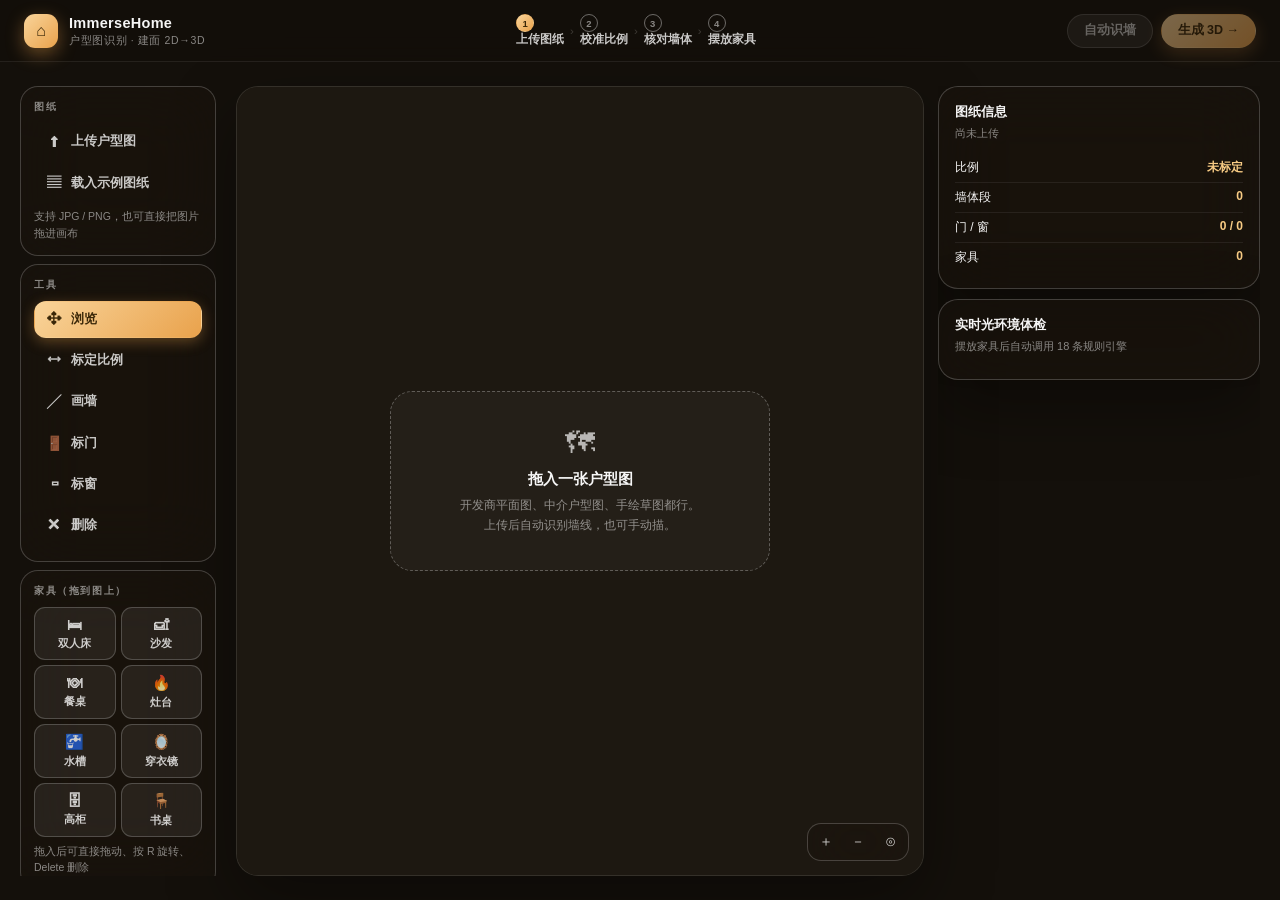
<file: webapp/_backup/plan.20261024-before-mirrorfix.html>
<!DOCTYPE html>
<html lang="zh-CN">
<head>
<meta charset="UTF-8" />
<meta name="viewport" content="width=device-width, initial-scale=1.0" />
<title>ImmerseHome · 户型图识别</title>
<style>
  :root {
    --amber: #E9A24C; --amber-2: #F7CB84;
    --amber-grad: linear-gradient(135deg, #F9D49A 0%, #E9A24C 100%);
    --coral: #E0704D; --sage: #93AB96;
    --glass: rgba(26, 20, 15, 0.50); --glass-2: rgba(26, 20, 15, 0.66);
    --hair: rgba(255, 255, 255, 0.20); --hair-2: rgba(255, 255, 255, 0.38);
    --t1: rgba(255,255,255,.96); --t2: rgba(255,255,255,.78); --t3: rgba(255,255,255,.50);
    --shadow: 0 26px 68px rgba(0,0,0,.36);
    --blur: blur(32px) saturate(150%);
  }
  * { margin: 0; padding: 0; box-sizing: border-box; }
  html, body { height: 100%; overflow: hidden; }
  body {
    font-family: -apple-system, "PingFang SC", "HarmonyOS Sans SC", "Microsoft YaHei", sans-serif;
    background: #14100b; color: var(--t1); -webkit-font-smoothing: antialiased;
  }

  /* 顶栏 */
  .top {
    position: fixed; top: 0; left: 0; right: 0; height: 62px; z-index: 40;
    display: flex; align-items: center; justify-content: space-between;
    padding: 0 24px; border-bottom: 1px solid rgba(255,255,255,.08);
    background: rgba(18,14,10,.72); backdrop-filter: var(--blur); -webkit-backdrop-filter: var(--blur);
  }
  .brand { display: flex; align-items: center; gap: 11px; }
  .brand-logo {
    width: 34px; height: 34px; border-radius: 11px; background: var(--amber-grad);
    display: grid; place-items: center; color: #3a2708; font-size: 16px;
    box-shadow: 0 6px 18px rgba(233,162,76,.4);
  }
  .brand b { font-size: 14.5px; letter-spacing: .3px; }
  .brand span { display: block; font-size: 10.5px; color: var(--t3); margin-top: 2px; letter-spacing: .06em; }
  .steps-top { display: flex; align-items: center; gap: 6px; font-size: 11.5px; color: var(--t3); }
  .steps-top i {
    width: 18px; height: 18px; border-radius: 50%; display: grid; place-items: center;
    border: 1px solid var(--hair-2); font-style: normal; font-size: 9.5px; font-weight: 700;
  }
  .steps-top b { font-weight: 600; color: var(--t2); }
  .steps-top .done i { background: var(--amber-grad); border-color: transparent; color: #3a2708; }
  .steps-top .sep { opacity: .35; }

  .gbtn {
    font-family: inherit; cursor: pointer; height: 34px; padding: 0 16px; border-radius: 18px;
    background: rgba(255,255,255,.10); border: 1px solid var(--hair); color: var(--t2);
    font-size: 12.5px; font-weight: 600; display: inline-flex; align-items: center; gap: 6px;
    transition: all .16s;
  }
  .gbtn:hover { background: rgba(255,255,255,.20); color: var(--t1); }
  .gbtn.amber { background: var(--amber-grad); color: #3a2708; border-color: transparent; box-shadow: 0 6px 18px rgba(233,162,76,.36); }
  .gbtn.amber:hover { filter: brightness(1.06); }
  .gbtn:disabled { opacity: .45; cursor: default; }
  .gbtn.sm { height: 28px; padding: 0 11px; font-size: 11.5px; border-radius: 14px; }

  /* 左工具栏 */
  .tools {
    position: fixed; left: 20px; top: 86px; bottom: 24px; width: 196px; z-index: 30;
    display: flex; flex-direction: column; gap: 8px;
    overflow-y: auto;
  }
  .tool-group {
    background: var(--glass); backdrop-filter: var(--blur); -webkit-backdrop-filter: var(--blur);
    border: 1px solid var(--hair); border-radius: 18px; padding: 13px;
  }
  .grp-lab { font-size: 10px; letter-spacing: .16em; color: var(--t3); font-weight: 700; margin-bottom: 9px; }
  .tbtn {
    width: 100%; font-family: inherit; cursor: pointer; text-align: left;
    display: flex; align-items: center; gap: 9px;
    padding: 9px 11px; border-radius: 12px; margin-bottom: 4px;
    background: transparent; border: 1px solid transparent; color: var(--t2);
    font-size: 12.5px; font-weight: 600; transition: all .15s;
  }
  .tbtn:hover { background: rgba(255,255,255,.10); color: var(--t1); }
  .tbtn.on { background: var(--amber-grad); color: #3a2708; box-shadow: 0 4px 14px rgba(233,162,76,.34); }
  .tbtn em { font-style: normal; font-size: 14px; width: 16px; text-align: center; }
  .hint { font-size: 10.5px; line-height: 1.6; color: var(--t3); margin-top: 6px; }

  .pal { display: grid; grid-template-columns: 1fr 1fr; gap: 5px; }
  .pal button {
    font-family: inherit; cursor: grab; padding: 8px 6px; border-radius: 11px;
    background: rgba(255,255,255,.07); border: 1px solid var(--hair); color: var(--t2);
    font-size: 11px; font-weight: 600; display: flex; flex-direction: column; align-items: center; gap: 3px;
    transition: all .15s;
  }
  .pal button:hover { background: rgba(255,255,255,.16); color: var(--t1); }
  .pal button em { font-style: normal; font-size: 15px; }

  /* 画布 */
  .stage {
    position: fixed; left: 236px; right: 356px; top: 86px; bottom: 24px; z-index: 10;
    border-radius: 22px; overflow: hidden;
    background: #1d1811;
    border: 1px solid rgba(255,255,255,.10);
    box-shadow: var(--shadow);
  }
  .stage canvas { display: block; width: 100%; height: 100%; cursor: grab; }
  .stage.dragging canvas { cursor: grabbing; }
  .stage .empty {
    position: absolute; inset: 0; display: flex; flex-direction: column;
    align-items: center; justify-content: center; gap: 14px; text-align: center;
    pointer-events: none;
  }
  .stage .empty.off { display: none; }
  .dropzone {
    width: 380px; padding: 34px 26px; border-radius: 22px;
    border: 1.5px dashed rgba(255,255,255,.28); background: rgba(255,255,255,.03);
    pointer-events: auto; cursor: pointer; transition: all .2s;
  }
  .dropzone:hover { border-color: var(--amber); background: rgba(233,162,76,.07); }
  .dropzone h3 { font-size: 15px; margin-bottom: 7px; }
  .dropzone p { font-size: 11.5px; color: var(--t3); line-height: 1.7; }
  .dropzone .big { font-size: 30px; margin-bottom: 10px; opacity: .7; }

  .zoombar {
    position: absolute; right: 14px; bottom: 14px; display: flex; gap: 4px;
    background: var(--glass-2); backdrop-filter: var(--blur); -webkit-backdrop-filter: var(--blur);
    border: 1px solid var(--hair); border-radius: 14px; padding: 4px;
  }
  .zoombar button {
    width: 28px; height: 28px; border-radius: 10px; cursor: pointer;
    background: transparent; border: 0; color: var(--t2); font-size: 14px; font-family: inherit;
  }
  .zoombar button:hover { background: rgba(255,255,255,.14); color: #fff; }

  /* 右结果面板 */
  .side {
    position: fixed; right: 20px; top: 86px; bottom: 24px; width: 322px; z-index: 30;
    display: flex; flex-direction: column; gap: 10px; overflow-y: auto;
  }
  .card {
    background: var(--glass); backdrop-filter: var(--blur); -webkit-backdrop-filter: var(--blur);
    border: 1px solid var(--hair); border-radius: 20px; padding: 16px; box-shadow: var(--shadow);
  }
  .card h4 { font-size: 13px; font-weight: 700; margin-bottom: 4px; }
  .card .sub { font-size: 11px; color: var(--t3); line-height: 1.6; }
  .kv { display: flex; justify-content: space-between; font-size: 12px; padding: 6px 0; border-bottom: 1px solid rgba(255,255,255,.07); }
  .kv:last-child { border-bottom: 0; }
  .kv b { font-weight: 700; color: var(--amber-2); }

  .score { display: flex; align-items: baseline; gap: 8px; margin: 8px 0 4px; }
  .score .n { font-size: 34px; font-weight: 800; line-height: 1; }
  .score .n.h { color: #F0937A; } .score .n.m { color: var(--amber-2); } .score .n.l { color: #B4C9B7; }
  .score .cap { font-size: 10.5px; color: var(--t3); }

  .vitem {
    display: flex; gap: 8px; align-items: flex-start; padding: 8px 0;
    border-bottom: 1px solid rgba(255,255,255,.07); font-size: 11.5px; line-height: 1.55; color: var(--t2);
  }
  .vitem:last-child { border-bottom: 0; }
  .vitem .dot { width: 6px; height: 6px; border-radius: 50%; margin-top: 5px; flex: 0 0 auto; }
  .vitem b { color: var(--t1); font-weight: 600; display: block; }
  .vitem span.sg { color: var(--amber-2); display: block; margin-top: 2px; }
  .empty-say { font-size: 11.5px; color: var(--t3); line-height: 1.7; }

  .toast {
    position: fixed; left: 50%; bottom: 40px; transform: translateX(-50%) translateY(8px);
    z-index: 90; padding: 10px 20px; border-radius: 18px;
    background: rgba(26,20,15,.86); backdrop-filter: var(--blur); -webkit-backdrop-filter: var(--blur);
    border: 1px solid var(--hair-2); font-size: 12.5px; font-weight: 600;
    opacity: 0; pointer-events: none; transition: all .25s;
  }
  .toast.show { opacity: 1; transform: translateX(-50%) translateY(0); }

  .modal {
    position: fixed; inset: 0; z-index: 100; display: none;
    align-items: center; justify-content: center;
    background: rgba(10,7,4,.62); backdrop-filter: blur(6px);
  }
  .modal.show { display: flex; }
  .modal .box {
    width: 380px; padding: 24px; border-radius: 22px;
    background: rgba(28,22,16,.92); border: 1px solid var(--hair-2); box-shadow: var(--shadow);
  }
  .modal h3 { font-size: 15px; margin-bottom: 8px; }
  .modal p { font-size: 11.5px; color: var(--t3); line-height: 1.7; margin-bottom: 14px; }
  .modal input {
    width: 100%; height: 38px; border-radius: 12px; padding: 0 12px;
    background: rgba(255,255,255,.08); border: 1px solid var(--hair);
    color: #fff; font-family: inherit; font-size: 13px; margin-bottom: 14px;
  }
  .modal input:focus { outline: none; border-color: var(--amber); }
  .modal .row { display: flex; gap: 8px; justify-content: flex-end; }
  input[type=file] { display: none; }
</style>
</head>
<body>

<header class="top">
  <div class="brand">
    <div class="brand-logo">⌂</div>
    <div><b>ImmerseHome</b><span>户型图识别 · 建面 2D→3D</span></div>
  </div>
  <div class="steps-top" id="stepsTop">
    <span class="done"><i>1</i><b>上传图纸</b></span><span class="sep">›</span>
    <span><i>2</i><b>校准比例</b></span><span class="sep">›</span>
    <span><i>3</i><b>核对墙体</b></span><span class="sep">›</span>
    <span><i>4</i><b>摆放家具</b></span>
  </div>
  <div style="display:flex;gap:8px">
    <button class="gbtn" id="btnDetect" disabled>自动识墙</button>
    <button class="gbtn amber" id="btnGo3D" disabled>生成 3D →</button>
  </div>
</header>

<!-- 左工具栏 -->
<aside class="tools">
  <div class="tool-group">
    <div class="grp-lab">图纸</div>
    <button class="tbtn" id="btnUpload"><em>⬆</em>上传户型图</button>
    <button class="tbtn" id="btnDemo"><em>▤</em>载入示例图纸</button>
    <input type="file" id="fileInput" accept="image/*" />
    <div class="hint">支持 JPG / PNG，也可直接把图片拖进画布</div>
  </div>

  <div class="tool-group">
    <div class="grp-lab">工具</div>
    <button class="tbtn on" data-tool="pan"><em>✥</em>浏览</button>
    <button class="tbtn" data-tool="scale"><em>⟷</em>标定比例</button>
    <button class="tbtn" data-tool="wall"><em>╱</em>画墙</button>
    <button class="tbtn" data-tool="door"><em>🚪</em>标门</button>
    <button class="tbtn" data-tool="window"><em>▭</em>标窗</button>
    <button class="tbtn" data-tool="erase"><em>✕</em>删除</button>
  </div>

  <div class="tool-group">
    <div class="grp-lab">家具（拖到图上）</div>
    <div class="pal" id="palette"></div>
    <div class="hint">拖入后可直接拖动、按 R 旋转、Delete 删除</div>
  </div>

  <div class="tool-group">
    <div class="grp-lab">识别设置</div>
    <label style="display:flex;align-items:center;gap:8px;font-size:11.5px;color:var(--t2)">
      <input type="checkbox" id="chkBinarize" checked> 二值化预处理
    </label>
    <div style="margin-top:10px;font-size:10.5px;color:var(--t3)">墙线灵敏度</div>
    <input type="range" id="sens" min="10" max="90" value="42" style="width:100%;margin-top:6px" />
  </div>
</aside>

<!-- 画布 -->
<div class="stage" id="stage">
  <canvas id="cv"></canvas>
  <div class="empty" id="empty">
    <div class="dropzone" id="dropzone">
      <div class="big">🗺</div>
      <h3>拖入一张户型图</h3>
      <p>开发商平面图、中介户型图、手绘草图都行。<br />上传后自动识别墙线，也可手动描。</p>
    </div>
  </div>
  <div class="zoombar">
    <button id="zIn">＋</button><button id="zOut">－</button><button id="zFit">⊙</button>
  </div>
</div>

<!-- 右面板 -->
<aside class="side">
  <div class="card">
    <h4>图纸信息</h4>
    <div class="sub" id="imgInfo">尚未上传</div>
    <div style="margin-top:10px">
      <div class="kv"><span>比例</span><b id="kScale">未标定</b></div>
      <div class="kv"><span>墙体段</span><b id="kWall">0</b></div>
      <div class="kv"><span>门 / 窗</span><b id="kDoor">0 / 0</b></div>
      <div class="kv"><span>家具</span><b id="kFurn">0</b></div>
    </div>
  </div>

  <div class="card">
    <h4>实时光环境体检</h4>
    <div class="sub" id="auditSub">摆放家具后自动调用 18 条规则引擎</div>
    <div class="score" id="scoreRow" style="display:none">
      <span class="n h" id="nHigh">0</span><span class="cap">高优先</span>
      <span class="n m" id="nMid">0</span><span class="cap">中优先</span>
      <span class="n l" id="nLow">0</span><span class="cap">低优先</span>
    </div>
    <div id="violist" style="margin-top:8px"></div>
  </div>
</aside>

<div class="toast" id="toast"></div>

<div class="modal" id="scaleModal">
  <div class="box">
    <h3>标定比例</h3>
    <p>你刚才在图上画了一条线。请输入它在现实中的长度（米），例如一段标注 3600 的墙就是 3.6。</p>
    <input type="number" id="scaleInput" step="0.1" value="3.6" placeholder="实际长度（米）" />
    <div class="row">
      <button class="gbtn" id="scaleCancel">取消</button>
      <button class="gbtn amber" id="scaleOk">确定</button>
    </div>
  </div>
</div>

<script>
/* ============================================================================
   ImmerseHome · 户型图识别
   坐标系：图纸像素坐标（x 右，y 下）。导出时按比例换算成米，并翻转 y。
   ========================================================================== */
const cv = document.getElementById("cv");
const ctx = cv.getContext("2d");
const stage = document.getElementById("stage");

const S = {
  img: null,
  view: { s: 1, tx: 0, ty: 0 },
  tool: "pan",
  walls: [],        // {a:[px,py], b:[px,py], kind:'wall'|'window'}
  doors: [],        // {x, y, w, ang}  ang: 门所在方向角
  furn: [],         // {type,name,cx,cy,len,wid,heading,height}
  pxPerM: 0,
  sel: null,
  drag: null,
  pending: null,    // 标定比例时临时线段
  audit: null,
  auditT: 0,
};

const FURN_DEFS = [
  { type: "bed", name: "双人床", len: 2.0, wid: 1.8, height: 0.5, icon: "🛏" },
  { type: "sofa", name: "沙发", len: 0.9, wid: 2.2, height: 0.62, icon: "🛋" },
  { type: "table", name: "餐桌", len: 1.2, wid: 0.8, height: 0.74, icon: "🍽" },
  { type: "stove", name: "灶台", len: 0.9, wid: 0.6, height: 0.85, icon: "🔥" },
  { type: "sink", name: "水槽", len: 0.8, wid: 0.6, height: 0.85, icon: "🚰" },
  { type: "mirror", name: "穿衣镜", len: 0.6, wid: 0.05, height: 1.7, icon: "🪞" },
  { type: "wardrobe", name: "高柜", len: 1.2, wid: 0.6, height: 2.0, icon: "🗄" },
  { type: "desk", name: "书桌", len: 1.1, wid: 0.5, height: 0.74, icon: "🪑" },
];

/* ---------------------------------------------------------------- 画布尺寸 */
function fitCanvas() {
  const dpr = Math.min(devicePixelRatio, 2);
  const w = stage.clientWidth, h = stage.clientHeight;
  cv.width = w * dpr; cv.height = h * dpr;
  ctx.setTransform(dpr, 0, 0, dpr, 0, 0);
  draw();
}
addEventListener("resize", fitCanvas);

/* ---------------------------------------------------------------- 视图变换 */
function toScreen(p) { return [p[0] * S.view.s + S.view.tx, p[1] * S.view.s + S.view.ty]; }
function toImg(x, y) { return [(x - S.view.tx) / S.view.s, (y - S.view.ty) / S.view.s]; }

function fitView() {
  if (!S.img) return;
  const w = cv.clientWidth, h = cv.clientHeight;
  const s = Math.min(w / S.img.width, h / S.img.height) * 0.9;
  S.view.s = s;
  S.view.tx = (w - S.img.width * s) / 2;
  S.view.ty = (h - S.img.height * s) / 2;
  draw();
}

/* ---------------------------------------------------------------- 绘制 */
function draw() {
  const w = cv.clientWidth, h = cv.clientHeight;
  ctx.clearRect(0, 0, w, h);
  ctx.fillStyle = "#1d1811"; ctx.fillRect(0, 0, w, h);

  if (S.img) {
    ctx.save();
    ctx.imageSmoothingQuality = "high";
    ctx.globalAlpha = 0.95;
    ctx.drawImage(S.img, S.view.tx, S.view.ty, S.img.width * S.view.s, S.img.height * S.view.s);
    ctx.restore();
  }

  // 墙体
  S.walls.forEach((seg, i) => {
    drawSeg(seg, i);
  });

  // 门
  S.doors.forEach(d => {
    const [x, y] = toScreen([d.x, d.y]);
    const r = (d.w / 2) * S.view.s;
    ctx.save();
    ctx.translate(x, y); ctx.rotate(d.ang);
    ctx.strokeStyle = "#7FD8B8"; ctx.lineWidth = 2.4;
    ctx.beginPath(); ctx.moveTo(-r, 0); ctx.lineTo(r, 0); ctx.stroke();
    ctx.beginPath(); ctx.arc(-r, 0, r, 0, Math.PI / 2); ctx.stroke();
    ctx.restore();
  });

  // 家具
  S.furn.forEach((f, i) => drawFurniture(f, i));

  // 标定临时线
  if (S.pending) {
    const a = toScreen(S.pending.a), b = toScreen(S.pending.b);
    ctx.save();
    ctx.strokeStyle = "#E9A24C"; ctx.lineWidth = 2; ctx.setLineDash([6, 4]);
    ctx.beginPath(); ctx.moveTo(a[0], a[1]); ctx.lineTo(b[0], b[1]); ctx.stroke();
    ctx.restore();
  }
}

function drawSeg(seg, i) {
  const a = toScreen(seg.a), b = toScreen(seg.b);
  const isWin = seg.kind === "window";
  ctx.save();
  ctx.lineCap = "round";
  ctx.strokeStyle = isWin ? "rgba(140,205,235,.95)" : "rgba(233,162,76,.95)";
  ctx.lineWidth = isWin ? 3 : 3.6;
  if (seg.sel) { ctx.strokeStyle = "#fff"; ctx.lineWidth += 1.5; }
  ctx.beginPath(); ctx.moveTo(a[0], a[1]); ctx.lineTo(b[0], b[1]); ctx.stroke();
  // 端点
  ctx.fillStyle = isWin ? "#8CCDEB" : "#E9A24C";
  [[a], [b]].forEach(([p]) => {
    ctx.beginPath(); ctx.arc(p[0], p[1], 3.2, 0, Math.PI * 2); ctx.fill();
  });
  ctx.restore();
}

function drawFurniture(f, i) {
  const c = toScreen([f.cx, f.cy]);
  const s = S.view.s;
  ctx.save();
  ctx.translate(c[0], c[1]);
  ctx.rotate(f.heading * Math.PI / 180);
  const L = f.len * S.pxPerM * s, W = f.wid * S.pxPerM * s;
  ctx.fillStyle = f.sel ? "rgba(233,162,76,.42)" : "rgba(255,255,255,.20)";
  ctx.strokeStyle = f.sel ? "#F7CB84" : "rgba(255,255,255,.62)";
  ctx.lineWidth = f.sel ? 2 : 1.4;
  roundRect(-W / 2, -L / 2, W, L, 4);
  ctx.fill(); ctx.stroke();
  ctx.fillStyle = "rgba(255,255,255,.92)";
  ctx.font = "600 10px -apple-system, sans-serif";
  ctx.textAlign = "center"; ctx.textBaseline = "middle";
  if (W > 34) ctx.fillText(f.name, 0, 0);
  ctx.restore();
}
function roundRect(x, y, w, h, r) {
  ctx.beginPath();
  ctx.moveTo(x + r, y);
  ctx.arcTo(x + w, y, x + w, y + h, r);
  ctx.arcTo(x + w, y + h, x, y + h, r);
  ctx.arcTo(x, y + h, x, y, r);
  ctx.arcTo(x, y, x + w, y, r);
  ctx.closePath();
}

/* ---------------------------------------------------------------- 图片载入 */
function loadImage(file) {
  if (!file || !file.type.startsWith("image/")) { toast("请选择图片文件"); return; }
  const url = URL.createObjectURL(file);
  const img = new Image();
  img.onload = () => {
    S.img = img;
    S.walls = []; S.doors = []; S.furn = []; S.pxPerM = 0; S.audit = null;
    document.getElementById("empty").classList.add("off");
    document.getElementById("imgInfo").textContent = `${file.name} · ${img.width}×${img.height}`;
    document.getElementById("btnDetect").disabled = false;
    document.getElementById("btnGo3D").disabled = false;
    fitView(); refreshStats(); setStep(2);
  };
  img.onerror = () => toast("图片读取失败");
  img.src = url;
}

/* ---------------------------------------------------------------- 自动识墙
   1) 灰度 + Otsu 二值化（墙线为深色）
   2) 用 Hough 变换找主方向直线
   3) 沿直线回溯墙像素取得线段起止
*/
function detectWalls() {
  if (!S.img) return;
  const MAX = 760;
  const scale = Math.min(1, MAX / Math.max(S.img.width, S.img.height));
  const W = Math.round(S.img.width * scale), H = Math.round(S.img.height * scale);
  const c = document.createElement("canvas"); c.width = W; c.height = H;
  const g = c.getContext("2d");
  g.drawImage(S.img, 0, 0, W, H);
  const data = g.getImageData(0, 0, W, H).data;

  const gray = new Float32Array(W * H);
  let hist = new Array(256).fill(0);
  for (let i = 0; i < W * H; i++) {
    const v = 0.299 * data[i * 4] + 0.587 * data[i * 4 + 1] + 0.114 * data[i * 4 + 2];
    gray[i] = v; hist[v | 0]++;
  }
  // Otsu
  let total = W * H, sum = 0;
  for (let i = 0; i < 256; i++) sum += i * hist[i];
  let sumB = 0, wB = 0, best = 0, thr = 128;
  for (let i = 0; i < 256; i++) {
    wB += hist[i]; if (!wB) continue;
    const wF = total - wB; if (!wF) break;
    sumB += i * hist[i];
    const mB = sumB / wB, mF = (sum - sumB) / wF;
    const between = wB * wF * (mB - mF) * (mB - mF);
    if (between > best) { best = between; thr = i; }
  }
  const sens = +document.getElementById("sens").value / 100;
  const useBin = document.getElementById("chkBinarize").checked;
  const cut = useBin ? thr : thr * (0.5 + sens);
  const mask = new Uint8Array(W * H);
  for (let i = 0; i < W * H; i++) mask[i] = gray[i] < cut ? 1 : 0;

  // 只保留"细长"的深色结构：用行/列连续长度过滤噪声
  const cleaned = new Uint8Array(W * H);
  for (let y = 0; y < H; y++) {
    let run = 0;
    for (let x = 0; x <= W; x++) {
      const on = x < W && mask[y * W + x];
      if (on) run++;
      else { if (run >= 12) for (let k = x - run; k < x; k++) cleaned[y * W + k] = 1; run = 0; }
    }
  }
  for (let x = 0; x < W; x++) {
    let run = 0;
    for (let y = 0; y <= H; y++) {
      const on = y < H && mask[y * W + x];
      if (on) run++;
      else { if (run >= 12) for (let k = y - run; k < y; k++) cleaned[k * W + x] = 1; run = 0; }
    }
  }

  // Hough
  const angles = 180, diag = Math.ceil(Math.hypot(W, H));
  const acc = new Int32Array(angles * (diag * 2 + 1));
  const off = diag;
  for (let y = 0; y < H; y++) {
    for (let x = 0; x < W; x++) {
      if (!cleaned[y * W + x]) continue;
      for (let a = 0; a < angles; a++) {
        // 只考虑接近水平/垂直的方向，平面图墙线基本轴向
        if (a > 12 && a < 78) continue;
        if (a > 102 && a < 168) continue;
        const rad = a * Math.PI / 180;
        const rho = Math.round(x * Math.cos(rad) + y * Math.sin(rad));
        acc[a * (diag * 2 + 1) + rho + off]++;
      }
    }
  }

  // 取峰值
  const peaks = [];
  for (let a = 0; a < angles; a++) {
    for (let r = 0; r < diag * 2 + 1; r++) {
      const v = acc[a * (diag * 2 + 1) + r];
      if (v < 26) continue;
      peaks.push({ a, r: r - off, v });
    }
  }
  peaks.sort((p, q) => q.v - p.v);

  const picked = [];
  for (const p of peaks) {
    if (picked.length >= 46) break;
    // 与已选线太近则跳过（同一条墙的相邻 rho）
    const near = picked.some(q =>
      Math.abs(q.a - p.a) <= 3 && Math.abs(q.r - p.r) <= 7);
    if (!near) picked.push(p);
  }

  // 沿每条线取连续墙像素区间 → 线段
  const segsImg = [];
  const cos = [], sin = [];
  for (let a = 0; a < 180; a++) { cos[a] = Math.cos(a * Math.PI / 180); sin[a] = Math.sin(a * Math.PI / 180); }

  picked.forEach(p => {
    const ca = cos[p.a], sa = sin[p.a];
    // 线上点：参数 t 沿方向 (-sa, ca)
    const px0 = p.r * ca, py0 = p.r * sa;
    const dx = -sa, dy = ca;
    const len = Math.hypot(W, H);
    let runStart = null;
    const runs = [];
    for (let t = -len; t <= len; t += 1.5) {
      const x = Math.round(px0 + dx * t), y = Math.round(py0 + dy * t);
      let on = false;
      if (x >= 0 && x < W && y >= 0 && y < H) {
        // 允许 ±2px 抖动
        for (let o = -2; o <= 2; o++) {
          const xx = Math.round(x - dy * o), yy = Math.round(y + dx * o);
          if (xx >= 0 && xx < W && yy >= 0 && yy < H && cleaned[yy * W + xx]) { on = true; break; }
        }
      }
      if (on && runStart === null) runStart = t;
      if (!on && runStart !== null) {
        if (t - runStart > 26) runs.push([runStart, t]);
        runStart = null;
      }
    }
    if (runStart !== null && len - runStart > 26) runs.push([runStart, len]);
    runs.forEach(([t0, t1]) => {
      segsImg.push({
        a: [(px0 + dx * t0) / scale, (py0 + dy * t0) / scale],
        b: [(px0 + dx * t1) / scale, (py0 + dy * t1) / scale],
        kind: "wall",
      });
    });
  });

  // 轴对齐吸附 + 去重
  const snapped = segsImg.map(s => snapSeg(s)).filter(s =>
    Math.hypot(s.b[0] - s.a[0], s.b[1] - s.a[1]) > 12);
  // 丢弃落在图像外的伪线
  const inImg = s2 => {
    const mx = (s2.a[0] + s2.b[0]) / 2, my = (s2.a[1] + s2.b[1]) / 2;
    return mx > -4 && my > -4 && mx < S.img.width + 4 && my < S.img.height + 4;
  };
  const merged = [];
  snapped.filter(inImg).forEach(s => {
    const dup = merged.some(m =>
      Math.hypot(m.a[0] - s.a[0], m.a[1] - s.a[1]) < 9 && Math.hypot(m.b[0] - s.b[0], m.b[1] - s.b[1]) < 9);
    if (!dup) merged.push(s);
  });

  S.walls = mergeDupWalls(merged);
  S.doors = [];
  refreshStats(); draw(); setStep(3);
  toast(`识别到 ${merged.length} 段墙线，可拖动端点修正`);
}

/* 同一堵墙会被检出两条平行边：按 方向+偏移 聚类，取中线并合并重叠区间 */
function mergeDupWalls(segs) {
  const groups = [];
  segs.forEach(s => {
    const dx = s.b[0] - s.a[0], dy = s.b[1] - s.a[1];
    const len = Math.hypot(dx, dy) || 1;
    const ang = Math.round(Math.atan2(dy, dx) * 180 / Math.PI);
    const a2 = ang < 0 ? ang + 180 : ang;
    // 法向偏移
    const nx = -dy / len, ny = dx / len;
    const off = s.a[0] * nx + s.a[1] * ny;
    let g = groups.find(q => Math.abs(q.ang - a2) < 6 && Math.abs(q.off - off) < 14);
    if (!g) { g = { ang: a2, off, segs: [] }; groups.push(g); }
    g.segs.push(s);
    g.off = (g.off * (g.segs.length - 1) + off) / g.segs.length;
  });

  const out = [];
  groups.forEach(g => {
    const rad = g.ang * Math.PI / 180;
    const ux = Math.cos(rad), uy = Math.sin(rad);
    const nx = -uy, ny = ux;
    // 投影到方向轴，取并集
    const spans = g.segs.map(s => {
      const t1 = s.a[0] * ux + s.a[1] * uy;
      const t2 = s.b[0] * ux + s.b[1] * uy;
      return [Math.min(t1, t2), Math.max(t1, t2)];
    }).sort((p, q) => p[0] - q[0]);
    const merged = [];
    spans.forEach(sp => {
      const last = merged[merged.length - 1];
      if (last && sp[0] <= last[1] + 16) last[1] = Math.max(last[1], sp[1]);
      else merged.push([sp[0], sp[1]]);
    });
    merged.forEach(([t0, t1]) => {
      if (t1 - t0 < 22) return;
      const seg = clipToImage({
        a: [ux * t0 + nx * g.off, uy * t0 + ny * g.off],
        b: [ux * t1 + nx * g.off, uy * t1 + ny * g.off],
        kind: "wall",
      });
      if (seg) out.push(seg);
    });
  });
  return out;
}

/* Liang–Barsky：把线段裁到图纸范围内，去掉跑出图纸的伪线 */
function clipToImage(seg) {
  if (!S.img) return seg;
  const xmin = 1, ymin = 1, xmax = S.img.width - 1, ymax = S.img.height - 1;
  let t0 = 0, t1 = 1;
  const dx = seg.b[0] - seg.a[0], dy = seg.b[1] - seg.a[1];
  const p = [-dx, dx, -dy, dy];
  const q = [seg.a[0] - xmin, xmax - seg.a[0], seg.a[1] - ymin, ymax - seg.a[1]];
  for (let i = 0; i < 4; i++) {
    if (Math.abs(p[i]) < 1e-9) { if (q[i] < 0) return null; continue; }
    const r = q[i] / p[i];
    if (p[i] < 0) { if (r > t1) return null; if (r > t0) t0 = r; }
    else { if (r < t0) return null; if (r < t1) t1 = r; }
  }
  if (t1 - t0 < 0.35) return null;
  const A = [seg.a[0] + dx * t0, seg.a[1] + dy * t0];
  const B = [seg.a[0] + dx * t1, seg.a[1] + dy * t1];
  if (Math.hypot(B[0] - A[0], B[1] - A[1]) < 22) return null;
  return { a: A, b: B, kind: seg.kind };
}

function snapSeg(s) {
  const dx = Math.abs(s.b[0] - s.a[0]), dy = Math.abs(s.b[1] - s.a[1]);
  if (dx > dy * 6) {
    const y = Math.round((s.a[1] + s.b[1]) / 2);
    return { a: [s.a[0], y], b: [s.b[0], y], kind: s.kind };
  }
  if (dy > dx * 6) {
    const x = Math.round((s.a[0] + s.b[0]) / 2);
    return { a: [x, s.a[1]], b: [x, s.b[1]], kind: s.kind };
  }
  return s;
}

/* ---------------------------------------------------------------- 交互 */
let panning = false, panStart = null;
cv.addEventListener("pointerdown", e => {
  const r = cv.getBoundingClientRect();
  const mx = e.clientX - r.left, my = e.clientY - r.top;
  const ip = toImg(mx, my);

  if (S.tool === "pan" || e.button === 1) {
    // 先看是否点到家具 / 墙端点
    const hit = hitTest(mx, my);
    if (hit) { S.drag = hit; S.sel = hit.ref; draw(); return; }
    panning = true; panStart = { x: mx, y: my, tx: S.view.tx, ty: S.view.ty };
    stage.classList.add("dragging");
    return;
  }
  if (S.tool === "scale") {
    if (!S.pending) { S.pending = { a: ip, b: ip }; }
    else { S.pending.b = ip; openScaleModal(); }
    draw(); return;
  }
  if (S.tool === "wall") {
    if (!S.draft) { S.draft = { a: ip, b: ip }; }
    else {
      S.walls.push(snapSeg({ a: S.draft.a, b: ip, kind: "wall" }));
      S.draft = null; refreshStats(); scheduleAudit();
    }
    draw(); return;
  }
  if (S.tool === "door") {
    const seg = nearestWall(ip);
    if (!seg) { toast("请点在墙线上标门"); return; }
    const wpx = (0.8 + 0.1) * (S.pxPerM || 60);
    const ang = Math.atan2(seg.b[1] - seg.a[1], seg.b[0] - seg.a[0]);
    S.doors.push({ x: ip[0], y: ip[1], w: wpx, ang });
    refreshStats(); scheduleAudit(); draw(); return;
  }
  if (S.tool === "window") {
    const seg = nearestWall(ip);
    if (!seg) { toast("请点在墙线上标窗"); return; }
    seg.kind = seg.kind === "window" ? "wall" : "window";
    refreshStats(); scheduleAudit(); draw(); return;
  }
  if (S.tool === "erase") {
    const hit = hitTest(mx, my, true);
    if (hit && hit.kind === "wall") { S.walls = S.walls.filter(w => w !== hit.ref); }
    else if (hit && hit.kind === "furn") { S.furn = S.furn.filter(f => f !== hit.ref); }
    else {
      // 删最近的门
      let bi = -1, bd = 1e9;
      S.doors.forEach((d, i) => {
        const [sx, sy] = toScreen([d.x, d.y]);
        const dd = Math.hypot(sx - mx, sy - my);
        if (dd < bd) { bd = dd; bi = i; }
      });
      if (bd < 20) S.doors.splice(bi, 1);
    }
    refreshStats(); scheduleAudit(); draw(); return;
  }
});

cv.addEventListener("pointermove", e => {
  const r = cv.getBoundingClientRect();
  const mx = e.clientX - r.left, my = e.clientY - r.top;
  const ip = toImg(mx, my);

  if (panning && panStart) {
    S.view.tx = panStart.tx + (mx - panStart.x);
    S.view.ty = panStart.ty + (my - panStart.y);
    draw(); return;
  }
  if (S.drag) {
    if (S.drag.kind === "end") {
      S.drag.ref[S.drag.which] = ip;
    } else if (S.drag.kind === "furn") {
      S.drag.ref.cx = ip[0] - S.drag.off[0];
      S.drag.ref.cy = ip[1] - S.drag.off[1];
    } else if (S.drag.kind === "door") {
      S.drag.ref.x = ip[0]; S.drag.ref.y = ip[1];
    }
    draw(); return;
  }
  if (S.draft) { S.draft.b = ip; draw(); }
  if (S.pending) { S.pending.b = ip; draw(); }
});

addEventListener("pointerup", () => {
  if (panning) { panning = false; stage.classList.remove("dragging"); }
  if (S.drag) {
    const wasFurn = S.drag.kind === "furn";
    S.drag = null;
    if (wasFurn) scheduleAudit();
  }
});

cv.addEventListener("wheel", e => {
  e.preventDefault();
  const r = cv.getBoundingClientRect();
  const mx = e.clientX - r.left, my = e.clientY - r.top;
  const before = toImg(mx, my);
  const k = e.deltaY < 0 ? 1.12 : 1 / 1.12;
  S.view.s = Math.max(0.08, Math.min(8, S.view.s * k));
  const after = toImg(mx, my);
  S.view.tx += (after[0] - before[0]) * S.view.s;
  S.view.ty += (after[1] - before[1]) * S.view.s;
  draw();
}, { passive: false });

addEventListener("keydown", e => {
  if (e.target.tagName === "INPUT") return;
  if (e.key === "r" || e.key === "R") {
    const f = S.furn.find(x => x.sel);
    if (f) { f.heading = (f.heading + 90) % 360; draw(); scheduleAudit(); }
  }
  if (e.key === "Delete" || e.key === "Backspace") {
    const f = S.furn.find(x => x.sel);
    if (f) { S.furn = S.furn.filter(x => x !== f); draw(); refreshStats(); scheduleAudit(); }
  }
  if (e.key === "Escape") { S.draft = null; S.pending = null; draw(); }
});

function hitTest(mx, my, all) {
  // 墙端点
  for (const w of S.walls) {
    for (const which of ["a", "b"]) {
      const [sx, sy] = toScreen(w[which]);
      if (Math.hypot(sx - mx, sy - my) < 9) return { kind: "end", ref: w, which };
    }
  }
  // 家具
  for (let i = S.furn.length - 1; i >= 0; i--) {
    const f = S.furn[i];
    const [cx, cy] = toScreen([f.cx, f.cy]);
    const rad = -f.heading * Math.PI / 180;
    const dx = mx - cx, dy = my - cy;
    const lx = dx * Math.cos(rad) - dy * Math.sin(rad);
    const ly = dx * Math.sin(rad) + dy * Math.cos(rad);
    const W = f.wid * S.pxPerM * S.view.s / 2, L = f.len * S.pxPerM * S.view.s / 2;
    if (Math.abs(lx) < W && Math.abs(ly) < L) return { kind: "furn", ref: f, off: [0, 0] };
  }
  if (all) {
    for (const w of S.walls) {
      const [ax, ay] = toScreen(w.a), [bx, by] = toScreen(w.b);
      if (distToSeg(mx, my, ax, ay, bx, by) < 7) return { kind: "wall", ref: w };
    }
  }
  return null;
}
function distToSeg(px, py, x1, y1, x2, y2) {
  const dx = x2 - x1, dy = y2 - y1;
  const L2 = dx * dx + dy * dy || 1;
  let t = ((px - x1) * dx + (py - y1) * dy) / L2;
  t = Math.max(0, Math.min(1, t));
  return Math.hypot(px - (x1 + t * dx), py - (y1 + t * dy));
}
function nearestWall(ip) {
  let best = null, bd = 1e9;
  S.walls.forEach(w => {
    const d = distToSeg(ip[0], ip[1], w.a[0], w.a[1], w.b[0], w.b[1]);
    if (d < bd) { bd = d; best = w; }
  });
  return bd < 22 ? best : null;
}

/* ---------------------------------------------------------------- 工具切换 */
document.querySelectorAll(".tbtn[data-tool]").forEach(b => {
  b.addEventListener("click", () => {
    document.querySelectorAll(".tbtn[data-tool]").forEach(x => x.classList.toggle("on", x === b));
    S.tool = b.dataset.tool;
    S.draft = null; S.pending = null; draw();
  });
});

/* ---------------------------------------------------------------- 家具面板 */
const pal = document.getElementById("palette");
pal.innerHTML = FURN_DEFS.map((d, i) =>
  `<button draggable="true" data-i="${i}"><em>${d.icon}</em>${d.name}</button>`).join("");
pal.querySelectorAll("button").forEach(b => {
  const def = FURN_DEFS[+b.dataset.i];
  b.addEventListener("dragstart", e => {
    e.dataTransfer.setData("text/plain", String(+b.dataset.i));
  });
  b.addEventListener("dblclick", () => placeFurniture(def, null));
});
stage.addEventListener("dragover", e => e.preventDefault());
stage.addEventListener("drop", e => {
  e.preventDefault();
  if (e.dataTransfer.files && e.dataTransfer.files.length) { loadImage(e.dataTransfer.files[0]); return; }
  const i = e.dataTransfer.getData("text/plain");
  if (i === "") return;
  const r = cv.getBoundingClientRect();
  placeFurniture(FURN_DEFS[+i], toImg(e.clientX - r.left, e.clientY - r.top));
});
function placeFurniture(def, ip) {
  if (!S.pxPerM) { toast("请先用「标定比例」画一条线"); return; }
  const p = ip || [S.img.width / 2, S.img.height / 2];
  const f = {
    type: def.type, name: def.name,
    cx: p[0], cy: p[1],
    len: def.len, wid: def.wid, height: def.height,
    heading: 0, sel: true,
  };
  S.furn.forEach(x => x.sel = false);
  S.furn.push(f);
  refreshStats(); draw(); scheduleAudit();
  setStep(4);
}

/* ---------------------------------------------------------------- 比例标定 */
function openScaleModal() {
  document.getElementById("scaleModal").classList.add("show");
  document.getElementById("scaleInput").focus();
}
document.getElementById("scaleCancel").onclick = () => {
  document.getElementById("scaleModal").classList.remove("show");
  S.pending = null; draw();
};
document.getElementById("scaleOk").onclick = () => {
  const m = parseFloat(document.getElementById("scaleInput").value);
  if (!(m > 0)) { toast("请输入大于 0 的长度"); return; }
  const px = Math.hypot(S.pending.b[0] - S.pending.a[0], S.pending.b[1] - S.pending.a[1]);
  S.pxPerM = px / m;
  document.getElementById("scaleModal").classList.remove("show");
  S.pending = null;
  document.getElementById("kScale").textContent = `${S.pxPerM.toFixed(1)} px / m`;
  toast(`比例已标定：1 米 = ${S.pxPerM.toFixed(1)} 像素`);
  draw(); refreshStats();
};
addEventListener("keydown", e => {
  if (e.key === "Enter" && document.getElementById("scaleModal").classList.contains("show")) {
    document.getElementById("scaleOk").click();
  }
});

/* ---------------------------------------------------------------- 统计 */
function refreshStats() {
  document.getElementById("kWall").textContent = S.walls.length;
  document.getElementById("kDoor").textContent = `${S.doors.length} / ${S.walls.filter(w => w.kind === "window").length}`;
  document.getElementById("kFurn").textContent = S.furn.length;
  const ready = S.img && S.pxPerM && S.walls.length;
  document.getElementById("btnGo3D").disabled = !ready;
}
function setStep(n) {
  const els = document.querySelectorAll("#stepsTop span:not(.sep)");
  els.forEach((el, i) => el.classList.toggle("done", i < n - 1));
}

/* ---------------------------------------------------------------- 导出场景 */
function buildScene() {
  // 像素 → 米；y 轴翻转（图纸向下 = 南）
  const all = [];
  S.walls.forEach(w => { all.push(w.a, w.b); });
  S.furn.forEach(f => { all.push([f.cx - f.len * S.pxPerM, f.cy - f.wid * S.pxPerM], [f.cx + f.len * S.pxPerM, f.cy + f.wid * S.pxPerM]); });
  if (!all.length) return null;
  const minX = Math.min(...all.map(p => p[0])), maxX = Math.max(...all.map(p => p[0]));
  const maxY = Math.max(...all.map(p => p[1]));
  // x 取反：让 3D 俯视（北朝上）与图纸左右一致
  const M = p => [
    +( (maxX - p[0]) / S.pxPerM ).toFixed(3),
    +( (maxY - p[1]) / S.pxPerM ).toFixed(3),
  ];

  const walls = S.walls.map((w, i) => ({
    id: (w.kind === "window" ? "WIN-W-" : "W-") + i,
    a: M(w.a), b: M(w.b),
    is_window: w.kind === "window",
  }));
  const doors = S.doors.map((d, i) => {
    const c = M([d.x, d.y]);
    const ang = Math.atan2(d.b ? 0 : 0, 1);
    return {
      id: "D-" + i, name: "门" + (i + 1),
      center: c, width: +(d.w / S.pxPerM).toFixed(2),
      normal: [Math.abs(Math.cos(d.ang)) > 0.5 ? 0 : 1, Math.abs(Math.cos(d.ang)) > 0.5 ? 1 : 0],
    };
  });

  const furniture = S.furn.map((f, i) => ({
    id: "F-" + i, name: f.name, type: f.type,
    rect: {
      cx: +((maxX - f.cx) / S.pxPerM).toFixed(3),
      cy: +((maxY - f.cy) / S.pxPerM).toFixed(3),
      len: +f.len.toFixed(2), wid: +f.wid.toFixed(2),
      heading: Math.round(((180 - f.heading) % 360 + 360) % 360),
    },
    height: f.height,
  }));

  return {
    meta: {
      name: "自定义户型", unit: "m",
      origin: "southwest",
      note: "由户型图识别生成",
      custom: true,
    },
    walls: walls.filter(w => Math.hypot(w.b[0] - w.a[0], w.b[1] - w.a[1]) > 0.05),
    doors, beams: [], furniture,
    rooms: [],
  };
}

/* ---------------------------------------------------------------- 实时审查 */
function scheduleAudit() {
  clearTimeout(S.auditT);
  S.auditT = setTimeout(runAudit, 420);
}
async function runAudit() {
  const scene = buildScene();
  if (!scene || !scene.walls.length || !scene.furniture.length) {
    document.getElementById("auditSub").textContent = "至少画一段墙并放一件家具，才能体检";
    return;
  }
  try {
    const r = await fetch("/api/audit", {
      method: "POST", headers: { "Content-Type": "application/json" },
      body: JSON.stringify(scene),
    });
    if (!r.ok) throw new Error("HTTP " + r.status);
    const res = await r.json();
    S.audit = res;
    renderAudit(res);
  } catch (e) {
    document.getElementById("auditSub").textContent = "诊断服务未连接";
  }
}

function renderAudit(res) {
  const s = res.summary;
  document.getElementById("scoreRow").style.display = "flex";
  document.getElementById("nHigh").textContent = s.by_severity.high || 0;
  document.getElementById("nMid").textContent = s.by_severity.medium || 0;
  document.getElementById("nLow").textContent = s.by_severity.low || 0;
  document.getElementById("auditSub").textContent =
    `${res.rule_count} 条规则 · ${s.passed} 条通过 · ${s.violations} 项问题`;

  const list = document.getElementById("violist");
  if (!res.violations.length) {
    list.innerHTML = `<div class="empty-say">✦ 当前布局没有触发规则，空间关系良好。</div>`;
  } else {
    list.innerHTML = res.violations.map(v => {
      const col = { high: "#E0704D", medium: "#E9A24C", low: "#93AB96" }[v.severity];
      return `<div class="vitem"><span class="dot" style="background:${col}"></span>
        <span><b>${v.name}</b>${(v.object_labels || []).join("、")}
        <span class="sg">↳ ${v.suggestion}</span></span></div>`;
    }).join("");
  }
}

/* ---------------------------------------------------------------- 顶栏按钮 */
document.getElementById("btnUpload").onclick = () => document.getElementById("fileInput").click();
document.getElementById("dropzone").onclick = () => document.getElementById("fileInput").click();
document.getElementById("fileInput").onchange = e => { if (e.target.files[0]) loadImage(e.target.files[0]); };
document.getElementById("btnDetect").onclick = detectWalls;
document.getElementById("zIn").onclick = () => { S.view.s *= 1.18; draw(); };
document.getElementById("zOut").onclick = () => { S.view.s /= 1.18; draw(); };
document.getElementById("zFit").onclick = fitView;
document.getElementById("btnGo3D").onclick = () => {
  const scene = buildScene();
  if (!scene) { toast("先完成墙体与家具"); return; }
  localStorage.setItem("immersehome.scene", JSON.stringify(scene));
  location.href = "/3d?scene=local";
};

/* 示例图纸：没有现成图纸时也能走完整流程 */
document.getElementById("btnDemo").onclick = () => {
  const PX = 60, M = 42;
  const W = Math.round(8.4 * PX + M * 2), H = Math.round(9.6 * PX + M * 2);
  const c = document.createElement("canvas");
  c.width = W; c.height = H;
  const g = c.getContext("2d");
  g.fillStyle = "#fdfbf6"; g.fillRect(0, 0, W, H);
  const X = x => M + x * PX, Y = z => M + (9.6 - z) * PX;

  g.strokeStyle = "#1b1b1b";
  g.lineCap = "square";
  const wall = (x1, z1, x2, z2, w) => {
    g.lineWidth = w || 9;
    g.beginPath(); g.moveTo(X(x1), Y(z1)); g.lineTo(X(x2), Y(z2)); g.stroke();
  };
  // 外墙
  wall(0, 0, 8.4, 0); wall(8.4, 0, 8.4, 9.6);
  wall(8.4, 9.6, 0, 9.6); wall(0, 9.6, 0, 0);
  // 内墙
  wall(0, 6.0, 3.6, 6.0); wall(3.6, 6.0, 3.6, 9.6);
  wall(3.2, 2.6, 3.2, 4.4); wall(3.2, 4.4, 5.2, 4.4); wall(5.2, 2.6, 5.2, 4.4);
  wall(5.2, 0, 5.2, 3.4); wall(5.2, 3.4, 8.4, 3.4);
  wall(5.2, 4.4, 8.4, 4.4);

  // 窗（双细线）
  g.strokeStyle = "#2f6f96"; g.lineWidth = 3.5;
  const win = (x1, z1, x2, z2) => {
    g.beginPath(); g.moveTo(X(x1), Y(z1)); g.lineTo(X(x2), Y(z2)); g.stroke();
  };
  win(0.8, 0, 2.8, 0); win(1.0, 9.6, 3.0, 9.6); win(8.4, 7.0, 8.4, 9.0);

  // 门弧
  g.strokeStyle = "#555"; g.lineWidth = 1.6; g.setLineDash([4, 3]);
  const door = (x, z, ang, w) => {
    g.beginPath(); g.arc(X(x), Y(z), (w || 0.9) * PX, ang, ang + Math.PI / 2); g.stroke();
  };
  door(4.2, 0, -Math.PI / 2); door(4.2, 2.6, Math.PI / 2);
  door(2.0, 6.0, Math.PI / 2); door(5.2, 1.8, -Math.PI / 2); door(7.0, 4.4, -Math.PI / 2);
  g.setLineDash([]);

  // 房间名
  g.fillStyle = "#8a8378";
  g.font = "600 15px 'Microsoft YaHei', sans-serif";
  g.textAlign = "center";
  const label = (t, x, z) => g.fillText(t, X(x), Y(z));
  label("客厅", 1.6, 3.4); label("主卧", 1.8, 8.0); label("次卧", 6.8, 7.0);
  label("厨房", 6.8, 1.6); label("卫生间", 4.2, 3.6);

  S.img = c;
  S.walls = []; S.doors = []; S.furn = []; S.pxPerM = 0; S.audit = null;
  document.getElementById("empty").classList.add("off");
  document.getElementById("imgInfo").textContent = `示例图纸 · ${W}×${H}`;
  document.getElementById("btnDetect").disabled = false;
  document.getElementById("btnGo3D").disabled = false;
  fitView(); refreshStats(); setStep(1);
  toast("已载入示例图纸，点右上「自动识墙」");
};

/* 粘贴图片 */
addEventListener("paste", e => {
  const item = [...(e.clipboardData?.items || [])].find(i => i.type.startsWith("image/"));
  if (item) loadImage(item.getAsFile());
});

function toast(msg) {
  const t = document.getElementById("toast");
  t.textContent = msg;
  t.classList.add("show");
  clearTimeout(toast._t);
  toast._t = setTimeout(() => t.classList.remove("show"), 2600);
}

window.__plan = S;
window.__audit = runAudit;
window.__scene = buildScene;
fitCanvas();
</script>
</body>
</html>
</file>
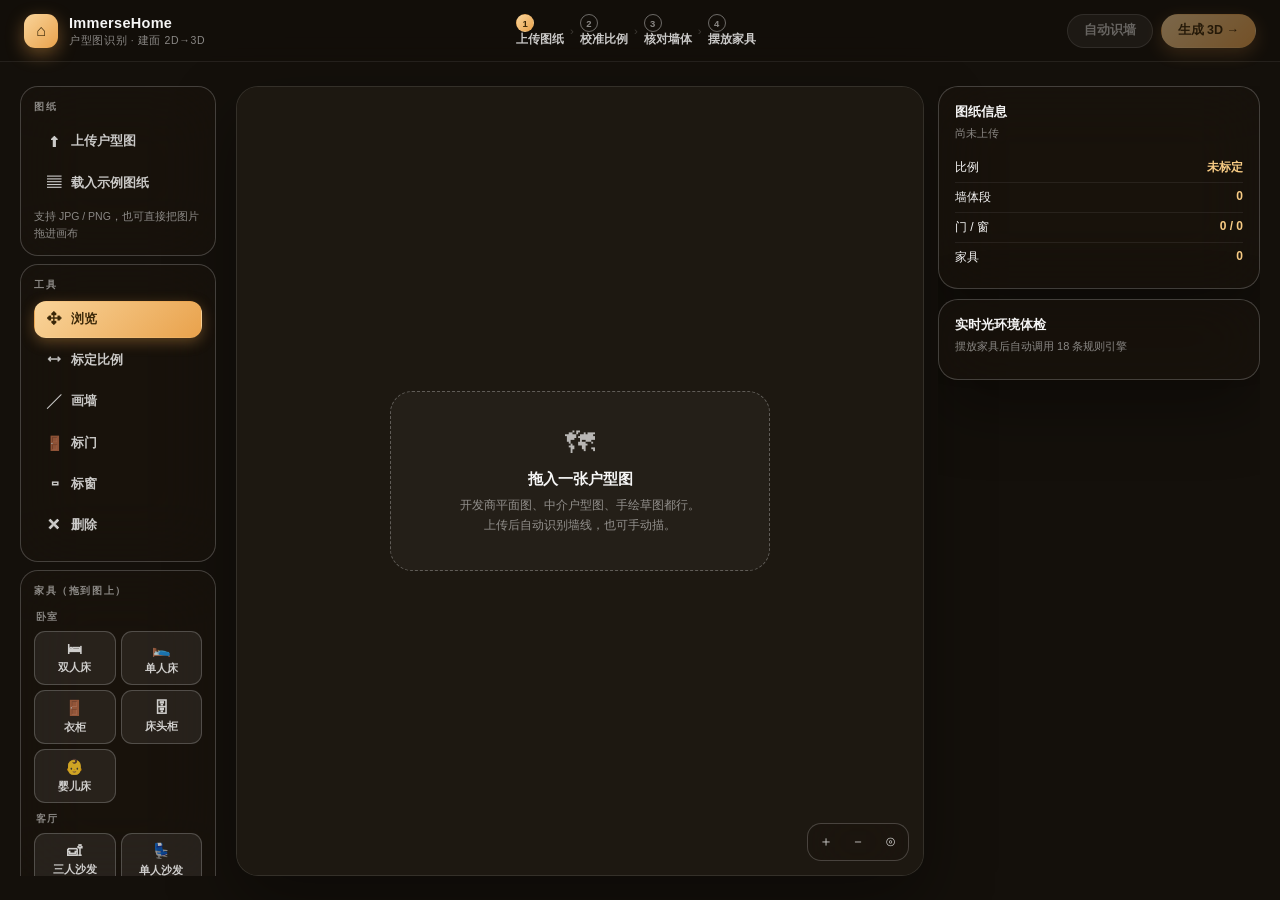
<file: webapp/_backup/plan.20261024-furniture-deskew.html>
<!DOCTYPE html>
<html lang="zh-CN">
<head>
<meta charset="UTF-8" />
<meta name="viewport" content="width=device-width, initial-scale=1.0" />
<title>ImmerseHome · 户型图识别</title>
<style>
  :root {
    --amber: #E9A24C; --amber-2: #F7CB84;
    --amber-grad: linear-gradient(135deg, #F9D49A 0%, #E9A24C 100%);
    --coral: #E0704D; --sage: #93AB96;
    --glass: rgba(26, 20, 15, 0.50); --glass-2: rgba(26, 20, 15, 0.66);
    --hair: rgba(255, 255, 255, 0.20); --hair-2: rgba(255, 255, 255, 0.38);
    --t1: rgba(255,255,255,.96); --t2: rgba(255,255,255,.78); --t3: rgba(255,255,255,.50);
    --shadow: 0 26px 68px rgba(0,0,0,.36);
    --blur: blur(32px) saturate(150%);
  }
  * { margin: 0; padding: 0; box-sizing: border-box; }
  html, body { height: 100%; overflow: hidden; }
  body {
    font-family: -apple-system, "PingFang SC", "HarmonyOS Sans SC", "Microsoft YaHei", sans-serif;
    background: #14100b; color: var(--t1); -webkit-font-smoothing: antialiased;
  }

  /* 顶栏 */
  .top {
    position: fixed; top: 0; left: 0; right: 0; height: 62px; z-index: 40;
    display: flex; align-items: center; justify-content: space-between;
    padding: 0 24px; border-bottom: 1px solid rgba(255,255,255,.08);
    background: rgba(18,14,10,.72); backdrop-filter: var(--blur); -webkit-backdrop-filter: var(--blur);
  }
  .brand { display: flex; align-items: center; gap: 11px; }
  .brand-logo {
    width: 34px; height: 34px; border-radius: 11px; background: var(--amber-grad);
    display: grid; place-items: center; color: #3a2708; font-size: 16px;
    box-shadow: 0 6px 18px rgba(233,162,76,.4);
  }
  .brand b { font-size: 14.5px; letter-spacing: .3px; }
  .brand span { display: block; font-size: 10.5px; color: var(--t3); margin-top: 2px; letter-spacing: .06em; }
  .steps-top { display: flex; align-items: center; gap: 6px; font-size: 11.5px; color: var(--t3); }
  .steps-top i {
    width: 18px; height: 18px; border-radius: 50%; display: grid; place-items: center;
    border: 1px solid var(--hair-2); font-style: normal; font-size: 9.5px; font-weight: 700;
  }
  .steps-top b { font-weight: 600; color: var(--t2); }
  .steps-top .done i { background: var(--amber-grad); border-color: transparent; color: #3a2708; }
  .steps-top .sep { opacity: .35; }

  .gbtn {
    font-family: inherit; cursor: pointer; height: 34px; padding: 0 16px; border-radius: 18px;
    background: rgba(255,255,255,.10); border: 1px solid var(--hair); color: var(--t2);
    font-size: 12.5px; font-weight: 600; display: inline-flex; align-items: center; gap: 6px;
    transition: all .16s;
  }
  .gbtn:hover { background: rgba(255,255,255,.20); color: var(--t1); }
  .gbtn.amber { background: var(--amber-grad); color: #3a2708; border-color: transparent; box-shadow: 0 6px 18px rgba(233,162,76,.36); }
  .gbtn.amber:hover { filter: brightness(1.06); }
  .gbtn:disabled { opacity: .45; cursor: default; }
  .gbtn.sm { height: 28px; padding: 0 11px; font-size: 11.5px; border-radius: 14px; }

  /* 左工具栏 */
  .tools {
    position: fixed; left: 20px; top: 86px; bottom: 24px; width: 196px; z-index: 30;
    display: flex; flex-direction: column; gap: 8px;
    overflow-y: auto;
  }
  .tool-group {
    background: var(--glass); backdrop-filter: var(--blur); -webkit-backdrop-filter: var(--blur);
    border: 1px solid var(--hair); border-radius: 18px; padding: 13px;
  }
  .grp-lab { font-size: 10px; letter-spacing: .16em; color: var(--t3); font-weight: 700; margin-bottom: 9px; }
  .tbtn {
    width: 100%; font-family: inherit; cursor: pointer; text-align: left;
    display: flex; align-items: center; gap: 9px;
    padding: 9px 11px; border-radius: 12px; margin-bottom: 4px;
    background: transparent; border: 1px solid transparent; color: var(--t2);
    font-size: 12.5px; font-weight: 600; transition: all .15s;
  }
  .tbtn:hover { background: rgba(255,255,255,.10); color: var(--t1); }
  .tbtn.on { background: var(--amber-grad); color: #3a2708; box-shadow: 0 4px 14px rgba(233,162,76,.34); }
  .tbtn em { font-style: normal; font-size: 14px; width: 16px; text-align: center; }
  .hint { font-size: 10.5px; line-height: 1.6; color: var(--t3); margin-top: 6px; }

  .pal { display: flex; flex-direction: column; gap: 6px; }
  .pal-cat {
    font-size: 9.5px; font-weight: 700; letter-spacing: .14em; color: var(--t3);
    padding: 4px 2px 1px; text-transform: uppercase;
  }
  .pal-row { display: grid; grid-template-columns: 1fr 1fr; gap: 5px; }
  .pal button {
    font-family: inherit; cursor: grab; padding: 8px 6px; border-radius: 11px;
    background: rgba(255,255,255,.07); border: 1px solid var(--hair); color: var(--t2);
    font-size: 11px; font-weight: 600; display: flex; flex-direction: column; align-items: center; gap: 3px;
    transition: all .15s;
  }
  .pal button:hover { background: rgba(255,255,255,.16); color: var(--t1); }
  .pal button em { font-style: normal; font-size: 15px; }

  #propBody label {
    display: flex; align-items: center; gap: 6px;
    font-size: 11.5px; color: var(--t2); margin-top: 7px;
  }
  #propBody input {
    width: 66px; background: rgba(255,255,255,.07); border: 1px solid var(--hair);
    color: var(--t1); border-radius: 8px; padding: 4px 6px;
    font-family: inherit; font-size: 11.5px;
  }
  .prop-name { font-size: 12px; font-weight: 700; color: var(--t1); }
  #propBody .tbtn { margin-top: 9px; width: 100%; }

  /* 画布 */
  .stage {
    position: fixed; left: 236px; right: 356px; top: 86px; bottom: 24px; z-index: 10;
    border-radius: 22px; overflow: hidden;
    background: #1d1811;
    border: 1px solid rgba(255,255,255,.10);
    box-shadow: var(--shadow);
  }
  .stage canvas { display: block; width: 100%; height: 100%; cursor: grab; }
  .stage.dragging canvas { cursor: grabbing; }
  .stage .empty {
    position: absolute; inset: 0; display: flex; flex-direction: column;
    align-items: center; justify-content: center; gap: 14px; text-align: center;
    pointer-events: none;
  }
  .stage .empty.off { display: none; }
  .dropzone {
    width: 380px; padding: 34px 26px; border-radius: 22px;
    border: 1.5px dashed rgba(255,255,255,.28); background: rgba(255,255,255,.03);
    pointer-events: auto; cursor: pointer; transition: all .2s;
  }
  .dropzone:hover { border-color: var(--amber); background: rgba(233,162,76,.07); }
  .dropzone h3 { font-size: 15px; margin-bottom: 7px; }
  .dropzone p { font-size: 11.5px; color: var(--t3); line-height: 1.7; }
  .dropzone .big { font-size: 30px; margin-bottom: 10px; opacity: .7; }

  .zoombar {
    position: absolute; right: 14px; bottom: 14px; display: flex; gap: 4px;
    background: var(--glass-2); backdrop-filter: var(--blur); -webkit-backdrop-filter: var(--blur);
    border: 1px solid var(--hair); border-radius: 14px; padding: 4px;
  }
  .zoombar button {
    width: 28px; height: 28px; border-radius: 10px; cursor: pointer;
    background: transparent; border: 0; color: var(--t2); font-size: 14px; font-family: inherit;
  }
  .zoombar button:hover { background: rgba(255,255,255,.14); color: #fff; }

  /* 右结果面板 */
  .side {
    position: fixed; right: 20px; top: 86px; bottom: 24px; width: 322px; z-index: 30;
    display: flex; flex-direction: column; gap: 10px; overflow-y: auto;
  }
  .card {
    background: var(--glass); backdrop-filter: var(--blur); -webkit-backdrop-filter: var(--blur);
    border: 1px solid var(--hair); border-radius: 20px; padding: 16px; box-shadow: var(--shadow);
  }
  .card h4 { font-size: 13px; font-weight: 700; margin-bottom: 4px; }
  .card .sub { font-size: 11px; color: var(--t3); line-height: 1.6; }
  .kv { display: flex; justify-content: space-between; font-size: 12px; padding: 6px 0; border-bottom: 1px solid rgba(255,255,255,.07); }
  .kv:last-child { border-bottom: 0; }
  .kv b { font-weight: 700; color: var(--amber-2); }

  .score { display: flex; align-items: baseline; gap: 8px; margin: 8px 0 4px; }
  .score .n { font-size: 34px; font-weight: 800; line-height: 1; }
  .score .n.h { color: #F0937A; } .score .n.m { color: var(--amber-2); } .score .n.l { color: #B4C9B7; }
  .score .cap { font-size: 10.5px; color: var(--t3); }

  .vitem {
    display: flex; gap: 8px; align-items: flex-start; padding: 8px 0;
    border-bottom: 1px solid rgba(255,255,255,.07); font-size: 11.5px; line-height: 1.55; color: var(--t2);
  }
  .vitem:last-child { border-bottom: 0; }
  .vitem .dot { width: 6px; height: 6px; border-radius: 50%; margin-top: 5px; flex: 0 0 auto; }
  .vitem b { color: var(--t1); font-weight: 600; display: block; }
  .vitem span.sg { color: var(--amber-2); display: block; margin-top: 2px; }
  .empty-say { font-size: 11.5px; color: var(--t3); line-height: 1.7; }

  .toast {
    position: fixed; left: 50%; bottom: 40px; transform: translateX(-50%) translateY(8px);
    z-index: 90; padding: 10px 20px; border-radius: 18px;
    background: rgba(26,20,15,.86); backdrop-filter: var(--blur); -webkit-backdrop-filter: var(--blur);
    border: 1px solid var(--hair-2); font-size: 12.5px; font-weight: 600;
    opacity: 0; pointer-events: none; transition: all .25s;
  }
  .toast.show { opacity: 1; transform: translateX(-50%) translateY(0); }

  .modal {
    position: fixed; inset: 0; z-index: 100; display: none;
    align-items: center; justify-content: center;
    background: rgba(10,7,4,.62); backdrop-filter: blur(6px);
  }
  .modal.show { display: flex; }
  .modal .box {
    width: 380px; padding: 24px; border-radius: 22px;
    background: rgba(28,22,16,.92); border: 1px solid var(--hair-2); box-shadow: var(--shadow);
  }
  .modal h3 { font-size: 15px; margin-bottom: 8px; }
  .modal p { font-size: 11.5px; color: var(--t3); line-height: 1.7; margin-bottom: 14px; }
  .modal input {
    width: 100%; height: 38px; border-radius: 12px; padding: 0 12px;
    background: rgba(255,255,255,.08); border: 1px solid var(--hair);
    color: #fff; font-family: inherit; font-size: 13px; margin-bottom: 14px;
  }
  .modal input:focus { outline: none; border-color: var(--amber); }
  .modal .row { display: flex; gap: 8px; justify-content: flex-end; }
  input[type=file] { display: none; }
</style>
</head>
<body>

<header class="top">
  <div class="brand">
    <div class="brand-logo">⌂</div>
    <div><b>ImmerseHome</b><span>户型图识别 · 建面 2D→3D</span></div>
  </div>
  <div class="steps-top" id="stepsTop">
    <span class="done"><i>1</i><b>上传图纸</b></span><span class="sep">›</span>
    <span><i>2</i><b>校准比例</b></span><span class="sep">›</span>
    <span><i>3</i><b>核对墙体</b></span><span class="sep">›</span>
    <span><i>4</i><b>摆放家具</b></span>
  </div>
  <div style="display:flex;gap:8px">
    <button class="gbtn" id="btnDetect" disabled>自动识墙</button>
    <button class="gbtn amber" id="btnGo3D" disabled>生成 3D →</button>
  </div>
</header>

<!-- 左工具栏 -->
<aside class="tools">
  <div class="tool-group">
    <div class="grp-lab">图纸</div>
    <button class="tbtn" id="btnUpload"><em>⬆</em>上传户型图</button>
    <button class="tbtn" id="btnDemo"><em>▤</em>载入示例图纸</button>
    <input type="file" id="fileInput" accept="image/*" />
    <div class="hint">支持 JPG / PNG，也可直接把图片拖进画布</div>
  </div>

  <div class="tool-group">
    <div class="grp-lab">工具</div>
    <button class="tbtn on" data-tool="pan"><em>✥</em>浏览</button>
    <button class="tbtn" data-tool="scale"><em>⟷</em>标定比例</button>
    <button class="tbtn" data-tool="wall"><em>╱</em>画墙</button>
    <button class="tbtn" data-tool="door"><em>🚪</em>标门</button>
    <button class="tbtn" data-tool="window"><em>▭</em>标窗</button>
    <button class="tbtn" data-tool="erase"><em>✕</em>删除</button>
  </div>

  <div class="tool-group">
    <div class="grp-lab">家具（拖到图上）</div>
    <div class="pal" id="palette"></div>
    <div class="hint">拖入后可直接拖动、按 R 旋转、Delete 删除</div>
  </div>

  <div class="tool-group" id="propBox" style="display:none">
    <div class="grp-lab">选中项</div>
    <div id="propBody"></div>
  </div>

  <div class="tool-group">
    <div class="grp-lab">识别设置</div>
    <label style="display:flex;align-items:center;gap:8px;font-size:11.5px;color:var(--t2)">
      <input type="checkbox" id="chkBinarize" checked> 二值化预处理
    </label>
    <div style="margin-top:10px;font-size:10.5px;color:var(--t3)">墙线灵敏度</div>
    <input type="range" id="sens" min="10" max="90" value="42" style="width:100%;margin-top:6px" />
  </div>
</aside>

<!-- 画布 -->
<div class="stage" id="stage">
  <canvas id="cv"></canvas>
  <div class="empty" id="empty">
    <div class="dropzone" id="dropzone">
      <div class="big">🗺</div>
      <h3>拖入一张户型图</h3>
      <p>开发商平面图、中介户型图、手绘草图都行。<br />上传后自动识别墙线，也可手动描。</p>
    </div>
  </div>
  <div class="zoombar">
    <button id="zIn">＋</button><button id="zOut">－</button><button id="zFit">⊙</button>
  </div>
</div>

<!-- 右面板 -->
<aside class="side">
  <div class="card">
    <h4>图纸信息</h4>
    <div class="sub" id="imgInfo">尚未上传</div>
    <div style="margin-top:10px">
      <div class="kv"><span>比例</span><b id="kScale">未标定</b></div>
      <div class="kv"><span>墙体段</span><b id="kWall">0</b></div>
      <div class="kv"><span>门 / 窗</span><b id="kDoor">0 / 0</b></div>
      <div class="kv"><span>家具</span><b id="kFurn">0</b></div>
    </div>
  </div>

  <div class="card">
    <h4>实时光环境体检</h4>
    <div class="sub" id="auditSub">摆放家具后自动调用 18 条规则引擎</div>
    <div class="score" id="scoreRow" style="display:none">
      <span class="n h" id="nHigh">0</span><span class="cap">高优先</span>
      <span class="n m" id="nMid">0</span><span class="cap">中优先</span>
      <span class="n l" id="nLow">0</span><span class="cap">低优先</span>
    </div>
    <div id="violist" style="margin-top:8px"></div>
  </div>
</aside>

<div class="toast" id="toast"></div>

<div class="modal" id="scaleModal">
  <div class="box">
    <h3>标定比例</h3>
    <p>你刚才在图上画了一条线。请输入它在现实中的长度（米），例如一段标注 3600 的墙就是 3.6。</p>
    <input type="number" id="scaleInput" step="0.1" value="3.6" placeholder="实际长度（米）" />
    <div class="row">
      <button class="gbtn" id="scaleCancel">取消</button>
      <button class="gbtn amber" id="scaleOk">确定</button>
    </div>
  </div>
</div>

<script>
/* ============================================================================
   ImmerseHome · 户型图识别
   坐标系：图纸像素坐标（x 右，y 下）。导出时按比例换算成米，并翻转 y。
   ========================================================================== */
const cv = document.getElementById("cv");
const ctx = cv.getContext("2d");
const stage = document.getElementById("stage");

const S = {
  img: null,
  view: { s: 1, tx: 0, ty: 0 },
  tool: "pan",
  walls: [],        // {a:[px,py], b:[px,py], kind:'wall'|'window'}
  doors: [],        // {x, y, w, ang}  ang: 门所在方向角
  furn: [],         // {type,name,cx,cy,len,wid,heading,height}
  pxPerM: 0,
  sel: null,
  drag: null,
  pending: null,    // 标定比例时临时线段
  audit: null,
  auditT: 0,
};

/* 家具库：cat 用于分组，房间类型由 type 反推（见 3d.html ROOM_OF） */
const FURN_DEFS = [
  // 卧室
  { type: "bed", cat: "卧室", name: "双人床", len: 2.0, wid: 1.8, height: 0.5, icon: "🛏" },
  { type: "bed", cat: "卧室", name: "单人床", len: 2.0, wid: 1.2, height: 0.5, icon: "🛌" },
  { type: "wardrobe", cat: "卧室", name: "衣柜", len: 1.8, wid: 0.6, height: 2.2, icon: "🚪" },
  { type: "nightstand", cat: "卧室", name: "床头柜", len: 0.45, wid: 0.4, height: 0.5, icon: "🗄" },
  { type: "crib", cat: "卧室", name: "婴儿床", len: 1.3, wid: 0.7, height: 0.9, icon: "👶" },
  // 客厅
  { type: "sofa", cat: "客厅", name: "三人沙发", len: 0.9, wid: 2.2, height: 0.62, icon: "🛋" },
  { type: "sofa", cat: "客厅", name: "单人沙发", len: 0.85, wid: 0.9, height: 0.62, icon: "💺" },
  { type: "coffee", cat: "客厅", name: "茶几", len: 0.6, wid: 1.1, height: 0.42, icon: "🪑" },
  { type: "tv", cat: "客厅", name: "电视柜", len: 0.45, wid: 1.8, height: 0.5, icon: "📺" },
  { type: "cabinet", cat: "客厅", name: "玄关柜", len: 0.4, wid: 1.2, height: 0.95, icon: "🗄" },
  { type: "screen", cat: "客厅", name: "屏风", len: 0.08, wid: 1.6, height: 1.8, icon: "🎋" },
  // 餐厨
  { type: "table", cat: "餐厨", name: "餐桌", len: 1.2, wid: 0.8, height: 0.74, icon: "🍽" },
  { type: "stove", cat: "餐厨", name: "灶台", len: 0.9, wid: 0.6, height: 0.85, icon: "🔥" },
  { type: "sink", cat: "餐厨", name: "水槽", len: 0.8, wid: 0.6, height: 0.85, icon: "🚰" },
  { type: "fridge", cat: "餐厨", name: "冰箱", len: 0.7, wid: 0.7, height: 1.8, icon: "🧊" },
  // 卫浴
  { type: "toilet", cat: "卫浴", name: "马桶", len: 0.7, wid: 0.4, height: 0.75, icon: "🚽" },
  { type: "basin", cat: "卫浴", name: "洗手台", len: 0.5, wid: 0.7, height: 0.85, icon: "🚰" },
  { type: "bathtub", cat: "卫浴", name: "浴缸", len: 0.8, wid: 1.6, height: 0.55, icon: "🛁" },
  // 书房
  { type: "desk", cat: "书房", name: "书桌", len: 1.1, wid: 0.6, height: 0.74, icon: "🪑" },
  { type: "bookshelf", cat: "书房", name: "书柜", len: 0.35, wid: 1.6, height: 2.0, icon: "📚" },
  { type: "chair", cat: "书房", name: "座椅", len: 0.5, wid: 0.5, height: 0.9, icon: "💺" },
  // 其他
  { type: "mirror", cat: "其他", name: "穿衣镜", len: 0.6, wid: 0.05, height: 1.7, icon: "🪞" },
  { type: "plant", cat: "其他", name: "绿植", len: 0.4, wid: 0.4, height: 0.9, icon: "🪴" },
  { type: "washer", cat: "其他", name: "洗衣机", len: 0.6, wid: 0.6, height: 0.85, icon: "🧺" },
  { type: "altar", cat: "其他", name: "神位/财位", len: 0.4, wid: 0.9, height: 1.2, icon: "🕯" },
];
const FURN_CATS = ["卧室", "客厅", "餐厨", "卫浴", "书房", "其他"];

/* ---------------------------------------------------------------- 画布尺寸 */
function fitCanvas() {
  const dpr = Math.min(devicePixelRatio, 2);
  const w = stage.clientWidth, h = stage.clientHeight;
  cv.width = w * dpr; cv.height = h * dpr;
  ctx.setTransform(dpr, 0, 0, dpr, 0, 0);
  draw();
}
addEventListener("resize", fitCanvas);

/* ---------------------------------------------------------------- 视图变换 */
function toScreen(p) { return [p[0] * S.view.s + S.view.tx, p[1] * S.view.s + S.view.ty]; }
function toImg(x, y) { return [(x - S.view.tx) / S.view.s, (y - S.view.ty) / S.view.s]; }

function fitView() {
  if (!S.img) return;
  const w = cv.clientWidth, h = cv.clientHeight;
  const s = Math.min(w / S.img.width, h / S.img.height) * 0.9;
  S.view.s = s;
  S.view.tx = (w - S.img.width * s) / 2;
  S.view.ty = (h - S.img.height * s) / 2;
  draw();
}

/* ---------------------------------------------------------------- 绘制 */
function draw() {
  const w = cv.clientWidth, h = cv.clientHeight;
  ctx.clearRect(0, 0, w, h);
  ctx.fillStyle = "#1d1811"; ctx.fillRect(0, 0, w, h);

  if (S.img) {
    ctx.save();
    ctx.imageSmoothingQuality = "high";
    ctx.globalAlpha = 0.95;
    ctx.drawImage(S.img, S.view.tx, S.view.ty, S.img.width * S.view.s, S.img.height * S.view.s);
    ctx.restore();
  }

  // 墙体（门洞处断开）
  S.walls.forEach((seg, i) => {
    const ds = doorsOn(seg);
    if (!ds.length) drawSeg(seg, i);
    else splitWallByDoors(seg, ds).forEach(s => drawSeg(s, i));
  });

  // 门（画在洞口上）
  S.doors.forEach(d => {
    const [x, y] = toScreen([d.x, d.y]);
    const r = (d.w / 2) * S.view.s;
    ctx.save();
    ctx.translate(x, y); ctx.rotate(d.ang || 0);
    const on = d === S.sel;
    ctx.strokeStyle = on ? "#fff" : (d.wall ? "#7FD8B8" : "#8a8378");
    ctx.lineWidth = on ? 3.2 : 2.4;
    ctx.beginPath(); ctx.moveTo(-r, 0); ctx.lineTo(r, 0); ctx.stroke();
    ctx.beginPath(); ctx.arc(-r, 0, r, 0, Math.PI / 2); ctx.stroke();
    // 洞口两端的门垛
    ctx.beginPath();
    ctx.moveTo(-r, -3.5); ctx.lineTo(-r, 3.5);
    ctx.moveTo(r, -3.5); ctx.lineTo(r, 3.5);
    ctx.stroke();
    ctx.restore();
  });

  // 家具
  S.furn.forEach((f, i) => drawFurniture(f, i));

  // 标定临时线
  if (S.pending) {
    const a = toScreen(S.pending.a), b = toScreen(S.pending.b);
    ctx.save();
    ctx.strokeStyle = "#E9A24C"; ctx.lineWidth = 2; ctx.setLineDash([6, 4]);
    ctx.beginPath(); ctx.moveTo(a[0], a[1]); ctx.lineTo(b[0], b[1]); ctx.stroke();
    ctx.restore();
  }
}

function drawSeg(seg, i) {
  const a = toScreen(seg.a), b = toScreen(seg.b);
  const isWin = seg.kind === "window";
  ctx.save();
  ctx.lineCap = "round";
  ctx.strokeStyle = isWin ? "rgba(140,205,235,.95)" : "rgba(233,162,76,.95)";
  ctx.lineWidth = isWin ? 3 : 3.6;
  if (seg.sel) { ctx.strokeStyle = "#fff"; ctx.lineWidth += 1.5; }
  ctx.beginPath(); ctx.moveTo(a[0], a[1]); ctx.lineTo(b[0], b[1]); ctx.stroke();
  // 端点
  ctx.fillStyle = isWin ? "#8CCDEB" : "#E9A24C";
  [[a], [b]].forEach(([p]) => {
    ctx.beginPath(); ctx.arc(p[0], p[1], 3.2, 0, Math.PI * 2); ctx.fill();
  });
  ctx.restore();
}

function drawFurniture(f, i) {
  const c = toScreen([f.cx, f.cy]);
  const s = S.view.s;
  ctx.save();
  ctx.translate(c[0], c[1]);
  ctx.rotate(f.heading * Math.PI / 180);
  const L = f.len * S.pxPerM * s, W = f.wid * S.pxPerM * s;
  ctx.fillStyle = f.sel ? "rgba(233,162,76,.42)" : "rgba(255,255,255,.20)";
  ctx.strokeStyle = f.sel ? "#F7CB84" : "rgba(255,255,255,.62)";
  ctx.lineWidth = f.sel ? 2 : 1.4;
  roundRect(-W / 2, -L / 2, W, L, 4);
  ctx.fill(); ctx.stroke();
  ctx.fillStyle = "rgba(255,255,255,.92)";
  ctx.font = "600 10px -apple-system, sans-serif";
  ctx.textAlign = "center"; ctx.textBaseline = "middle";
  if (W > 34) ctx.fillText(f.name, 0, 0);
  ctx.restore();
}
function roundRect(x, y, w, h, r) {
  ctx.beginPath();
  ctx.moveTo(x + r, y);
  ctx.arcTo(x + w, y, x + w, y + h, r);
  ctx.arcTo(x + w, y + h, x, y + h, r);
  ctx.arcTo(x, y + h, x, y, r);
  ctx.arcTo(x, y, x + w, y, r);
  ctx.closePath();
}

/* ---------------------------------------------------------------- 图片载入 */
function loadImage(file) {
  if (!file || !file.type.startsWith("image/")) { toast("请选择图片文件"); return; }
  const url = URL.createObjectURL(file);
  const img = new Image();
  img.onload = () => {
    S.img = img;
    deskewDone = false;
    S.walls = []; S.doors = []; S.furn = []; S.pxPerM = 0; S.audit = null;
    document.getElementById("empty").classList.add("off");
    document.getElementById("imgInfo").textContent = `${file.name} · ${img.width}×${img.height}`;
    document.getElementById("btnDetect").disabled = false;
    document.getElementById("btnGo3D").disabled = false;
    fitView(); refreshStats(); setStep(2);
  };
  img.onerror = () => toast("图片读取失败");
  img.src = url;
}

/* ---------------------------------------------------------------- 自动识墙
   1) 灰度 + Otsu 二值化（墙线为深色）
   2) 用 Hough 变换找主方向直线
   3) 沿直线回溯墙像素取得线段起止
*/
/* 手机拍的图纸基本都是歪的，而识墙只认轴向线，歪 5° 就会长出一批伪线。
   先用梯度方向直方图估出整体倾斜，反向旋转扶正，再走原来的识墙流程。 */
let deskewDone = false;

function rotateImg(src, deg) {
  const a = deg * Math.PI / 180;
  const W = Math.ceil(src.width * Math.abs(Math.cos(a)) + src.height * Math.abs(Math.sin(a)));
  const H = Math.ceil(src.width * Math.abs(Math.sin(a)) + src.height * Math.abs(Math.cos(a)));
  const c = document.createElement("canvas"); c.width = W; c.height = H;
  const g = c.getContext("2d");
  g.fillStyle = "#f4efe6"; g.fillRect(0, 0, W, H);
  g.translate(W / 2, H / 2); g.rotate(a);
  g.drawImage(src, -src.width / 2, -src.height / 2);
  return c;
}

function estimateSkew() {
  const W = S.img.width, H = S.img.height;
  const cv2 = document.createElement("canvas"); cv2.width = W; cv2.height = H;
  const g2 = cv2.getContext("2d"); g2.drawImage(S.img, 0, 0);
  const d = g2.getImageData(0, 0, W, H).data;
  const gray = new Uint8Array(W * H);
  for (let i = 0; i < W * H; i++) {
    gray[i] = (d[i * 4] * 299 + d[i * 4 + 1] * 587 + d[i * 4 + 2] * 114) / 1000;
  }
  const hist = new Float64Array(180);
  for (let y = 1; y < H - 1; y++) {
    for (let x = 1; x < W - 1; x++) {
      const gx = gray[y * W + x + 1] - gray[y * W + x - 1];
      const gy = gray[(y + 1) * W + x] - gray[(y - 1) * W + x];
      const m = Math.hypot(gx, gy);
      if (m < 18) continue;                     // 弱边不算，避免家具/文字干扰
      let a = Math.atan2(gy, gx) * 180 / Math.PI;
      a = ((a % 180) + 180) % 180;
      hist[Math.round(a) % 180] += m;
    }
  }
  // 横墙和竖墙的梯度差 90°，按 90° 展开后两者偏差一致，直接加权平均
  let sum = 0, wsum = 0;
  for (let a = 0; a < 180; a++) {
    const w = hist[a]; if (w <= 0) continue;
    const dd = ((a + 45) % 90) - 45;            // 到最近 90° 倍数的带符号偏差
    sum += w; wsum += w * dd;
  }
  return sum > 0 ? wsum / sum : 0;
}

function detectWalls() {
  if (!S.img) return;
  if (!deskewDone) {
    deskewDone = true;
    const sk = estimateSkew();
    if (isFinite(sk) && Math.abs(sk) > 0.7 && Math.abs(sk) < 15) {
      S.img = rotateImg(S.img, -sk);
      fitView();
      toast(`图纸倾斜约 ${sk.toFixed(1)}°，已自动扶正`);
    }
  }
  const MAX = 760;
  const scale = Math.min(1, MAX / Math.max(S.img.width, S.img.height));
  const W = Math.round(S.img.width * scale), H = Math.round(S.img.height * scale);
  const c = document.createElement("canvas"); c.width = W; c.height = H;
  const g = c.getContext("2d");
  g.drawImage(S.img, 0, 0, W, H);
  const data = g.getImageData(0, 0, W, H).data;

  const gray = new Float32Array(W * H);
  let hist = new Array(256).fill(0);
  for (let i = 0; i < W * H; i++) {
    const v = 0.299 * data[i * 4] + 0.587 * data[i * 4 + 1] + 0.114 * data[i * 4 + 2];
    gray[i] = v; hist[v | 0]++;
  }
  // Otsu
  let total = W * H, sum = 0;
  for (let i = 0; i < 256; i++) sum += i * hist[i];
  let sumB = 0, wB = 0, best = 0, thr = 128;
  for (let i = 0; i < 256; i++) {
    wB += hist[i]; if (!wB) continue;
    const wF = total - wB; if (!wF) break;
    sumB += i * hist[i];
    const mB = sumB / wB, mF = (sum - sumB) / wF;
    const between = wB * wF * (mB - mF) * (mB - mF);
    if (between > best) { best = between; thr = i; }
  }
  const sens = +document.getElementById("sens").value / 100;
  const useBin = document.getElementById("chkBinarize").checked;
  const cut = useBin ? thr : thr * (0.5 + sens);
  const mask = new Uint8Array(W * H);
  for (let i = 0; i < W * H; i++) mask[i] = gray[i] < cut ? 1 : 0;

  // 只保留"细长"的深色结构：用行/列连续长度过滤噪声
  const cleaned = new Uint8Array(W * H);
  for (let y = 0; y < H; y++) {
    let run = 0;
    for (let x = 0; x <= W; x++) {
      const on = x < W && mask[y * W + x];
      if (on) run++;
      else { if (run >= 12) for (let k = x - run; k < x; k++) cleaned[y * W + k] = 1; run = 0; }
    }
  }
  for (let x = 0; x < W; x++) {
    let run = 0;
    for (let y = 0; y <= H; y++) {
      const on = y < H && mask[y * W + x];
      if (on) run++;
      else { if (run >= 12) for (let k = y - run; k < y; k++) cleaned[k * W + x] = 1; run = 0; }
    }
  }

  // Hough
  const angles = 180, diag = Math.ceil(Math.hypot(W, H));
  const acc = new Int32Array(angles * (diag * 2 + 1));
  const off = diag;
  for (let y = 0; y < H; y++) {
    for (let x = 0; x < W; x++) {
      if (!cleaned[y * W + x]) continue;
      for (let a = 0; a < angles; a++) {
        // 只考虑接近水平/垂直的方向，平面图墙线基本轴向
        if (a > 12 && a < 78) continue;
        if (a > 102 && a < 168) continue;
        const rad = a * Math.PI / 180;
        const rho = Math.round(x * Math.cos(rad) + y * Math.sin(rad));
        acc[a * (diag * 2 + 1) + rho + off]++;
      }
    }
  }

  // 取峰值
  const peaks = [];
  for (let a = 0; a < angles; a++) {
    for (let r = 0; r < diag * 2 + 1; r++) {
      const v = acc[a * (diag * 2 + 1) + r];
      if (v < 26) continue;
      peaks.push({ a, r: r - off, v });
    }
  }
  peaks.sort((p, q) => q.v - p.v);

  const picked = [];
  for (const p of peaks) {
    if (picked.length >= 46) break;
    // 与已选线太近则跳过（同一条墙的相邻 rho）
    const near = picked.some(q =>
      Math.abs(q.a - p.a) <= 3 && Math.abs(q.r - p.r) <= 7);
    if (!near) picked.push(p);
  }

  // 沿每条线取连续墙像素区间 → 线段
  const segsImg = [];
  const cos = [], sin = [];
  for (let a = 0; a < 180; a++) { cos[a] = Math.cos(a * Math.PI / 180); sin[a] = Math.sin(a * Math.PI / 180); }

  picked.forEach(p => {
    const ca = cos[p.a], sa = sin[p.a];
    // 线上点：参数 t 沿方向 (-sa, ca)
    const px0 = p.r * ca, py0 = p.r * sa;
    const dx = -sa, dy = ca;
    const len = Math.hypot(W, H);
    let runStart = null;
    const runs = [];
    for (let t = -len; t <= len; t += 1.5) {
      const x = Math.round(px0 + dx * t), y = Math.round(py0 + dy * t);
      let on = false;
      if (x >= 0 && x < W && y >= 0 && y < H) {
        // 允许 ±2px 抖动
        for (let o = -2; o <= 2; o++) {
          const xx = Math.round(x - dy * o), yy = Math.round(y + dx * o);
          if (xx >= 0 && xx < W && yy >= 0 && yy < H && cleaned[yy * W + xx]) { on = true; break; }
        }
      }
      if (on && runStart === null) runStart = t;
      if (!on && runStart !== null) {
        if (t - runStart > 26) runs.push([runStart, t]);
        runStart = null;
      }
    }
    if (runStart !== null && len - runStart > 26) runs.push([runStart, len]);
    runs.forEach(([t0, t1]) => {
      segsImg.push({
        a: [(px0 + dx * t0) / scale, (py0 + dy * t0) / scale],
        b: [(px0 + dx * t1) / scale, (py0 + dy * t1) / scale],
        kind: "wall",
      });
    });
  });

  // 轴对齐吸附 + 去重
  const snapped = segsImg.map(s => snapSeg(s)).filter(s =>
    Math.hypot(s.b[0] - s.a[0], s.b[1] - s.a[1]) > 12);
  // 丢弃落在图像外的伪线
  const inImg = s2 => {
    const mx = (s2.a[0] + s2.b[0]) / 2, my = (s2.a[1] + s2.b[1]) / 2;
    return mx > -4 && my > -4 && mx < S.img.width + 4 && my < S.img.height + 4;
  };
  const merged = [];
  snapped.filter(inImg).forEach(s => {
    const dup = merged.some(m =>
      Math.hypot(m.a[0] - s.a[0], m.a[1] - s.a[1]) < 9 && Math.hypot(m.b[0] - s.b[0], m.b[1] - s.b[1]) < 9);
    if (!dup) merged.push(s);
  });

  S.walls = mergeDupWalls(merged);
  S.doors = [];
  refreshStats(); draw(); setStep(3);
  toast(`识别到 ${merged.length} 段墙线，可拖动端点修正`);
}

/* 同一堵墙会被检出两条平行边：按 方向+偏移 聚类，取中线并合并重叠区间 */
function mergeDupWalls(segs) {
  const groups = [];
  segs.forEach(s => {
    const dx = s.b[0] - s.a[0], dy = s.b[1] - s.a[1];
    const len = Math.hypot(dx, dy) || 1;
    const ang = Math.round(Math.atan2(dy, dx) * 180 / Math.PI);
    const a2 = ang < 0 ? ang + 180 : ang;
    // 法向偏移
    const nx = -dy / len, ny = dx / len;
    const off = s.a[0] * nx + s.a[1] * ny;
    let g = groups.find(q => Math.abs(q.ang - a2) < 6 && Math.abs(q.off - off) < 14);
    if (!g) { g = { ang: a2, off, segs: [] }; groups.push(g); }
    g.segs.push(s);
    g.off = (g.off * (g.segs.length - 1) + off) / g.segs.length;
  });

  const out = [];
  groups.forEach(g => {
    const rad = g.ang * Math.PI / 180;
    const ux = Math.cos(rad), uy = Math.sin(rad);
    const nx = -uy, ny = ux;
    // 投影到方向轴，取并集
    const spans = g.segs.map(s => {
      const t1 = s.a[0] * ux + s.a[1] * uy;
      const t2 = s.b[0] * ux + s.b[1] * uy;
      return [Math.min(t1, t2), Math.max(t1, t2)];
    }).sort((p, q) => p[0] - q[0]);
    const merged = [];
    spans.forEach(sp => {
      const last = merged[merged.length - 1];
      if (last && sp[0] <= last[1] + 16) last[1] = Math.max(last[1], sp[1]);
      else merged.push([sp[0], sp[1]]);
    });
    merged.forEach(([t0, t1]) => {
      if (t1 - t0 < 22) return;
      const seg = clipToImage({
        a: [ux * t0 + nx * g.off, uy * t0 + ny * g.off],
        b: [ux * t1 + nx * g.off, uy * t1 + ny * g.off],
        kind: "wall",
      });
      if (seg) out.push(seg);
    });
  });
  return out;
}

/* Liang–Barsky：把线段裁到图纸范围内，去掉跑出图纸的伪线 */
function clipToImage(seg) {
  if (!S.img) return seg;
  const xmin = 1, ymin = 1, xmax = S.img.width - 1, ymax = S.img.height - 1;
  let t0 = 0, t1 = 1;
  const dx = seg.b[0] - seg.a[0], dy = seg.b[1] - seg.a[1];
  const p = [-dx, dx, -dy, dy];
  const q = [seg.a[0] - xmin, xmax - seg.a[0], seg.a[1] - ymin, ymax - seg.a[1]];
  for (let i = 0; i < 4; i++) {
    if (Math.abs(p[i]) < 1e-9) { if (q[i] < 0) return null; continue; }
    const r = q[i] / p[i];
    if (p[i] < 0) { if (r > t1) return null; if (r > t0) t0 = r; }
    else { if (r < t0) return null; if (r < t1) t1 = r; }
  }
  if (t1 - t0 < 0.35) return null;
  const A = [seg.a[0] + dx * t0, seg.a[1] + dy * t0];
  const B = [seg.a[0] + dx * t1, seg.a[1] + dy * t1];
  if (Math.hypot(B[0] - A[0], B[1] - A[1]) < 22) return null;
  return { a: A, b: B, kind: seg.kind };
}

function snapSeg(s) {
  const dx = Math.abs(s.b[0] - s.a[0]), dy = Math.abs(s.b[1] - s.a[1]);
  if (dx > dy * 6) {
    const y = Math.round((s.a[1] + s.b[1]) / 2);
    return { a: [s.a[0], y], b: [s.b[0], y], kind: s.kind };
  }
  if (dy > dx * 6) {
    const x = Math.round((s.a[0] + s.b[0]) / 2);
    return { a: [x, s.a[1]], b: [x, s.b[1]], kind: s.kind };
  }
  return s;
}

/* ---------------------------------------------------------------- 交互 */
let panning = false, panStart = null;
cv.addEventListener("pointerdown", e => {
  const r = cv.getBoundingClientRect();
  const mx = e.clientX - r.left, my = e.clientY - r.top;
  const ip = toImg(mx, my);

  if (S.tool === "pan" || e.button === 1) {
    // 先看是否点到家具 / 墙端点
    const hit = hitTest(mx, my);
    if (hit) { selectOnly(hit.ref); S.drag = hit; draw(); renderProps(); return; }
    if (S.sel) { selectOnly(null); renderProps(); }
    panning = true; panStart = { x: mx, y: my, tx: S.view.tx, ty: S.view.ty };
    stage.classList.add("dragging");
    return;
  }
  if (S.tool === "scale") {
    if (!S.pending) { S.pending = { a: ip, b: ip }; }
    else { S.pending.b = ip; openScaleModal(); }
    draw(); return;
  }
  if (S.tool === "wall") {
    if (!S.draft) { S.draft = { a: ip, b: ip }; }
    else {
      S.walls.push(snapSeg({ a: S.draft.a, b: ip, kind: "wall" }));
      S.draft = null; refreshStats(); scheduleAudit();
    }
    draw(); return;
  }
  if (S.tool === "door") {
    const h = nearestWall(ip, 30);
    if (!h) { toast("请把门点在墙线上（在墙上开洞）"); return; }
    const wpx = 0.9 * (S.pxPerM || 60);
    S.doors.push({ x: h.x, y: h.y, w: wpx, ang: h.ang, wall: h.seg, t: h.t });
    S.sel = S.doors[S.doors.length - 1];
    refreshStats(); scheduleAudit(); draw(); renderProps(); return;
  }
  if (S.tool === "window") {
    const h = nearestWall(ip, 30);
    if (!h) { toast("请点在墙线上标窗"); return; }
    h.seg.kind = h.seg.kind === "window" ? "wall" : "window";
    refreshStats(); scheduleAudit(); draw(); return;
  }
  if (S.tool === "erase") {
    const hit = hitTest(mx, my, true);
    if (hit && hit.kind === "wall") {
      // 拆墙：连带把墙上的门一起去掉
      S.walls = S.walls.filter(w => w !== hit.ref);
      S.doors = S.doors.filter(d => d.wall !== hit.ref);
      S.sel = null;
    } else if (hit && hit.kind === "furn") { S.furn = S.furn.filter(f => f !== hit.ref); S.sel = null; }
    else if (hit && hit.kind === "door") { S.doors = S.doors.filter(d => d !== hit.ref); S.sel = null; }
    else {
      // 删最近的门
      let bi = -1, bd = 1e9;
      S.doors.forEach((d, i) => {
        const [sx, sy] = toScreen([d.x, d.y]);
        const dd = Math.hypot(sx - mx, sy - my);
        if (dd < bd) { bd = dd; bi = i; }
      });
      if (bd < 20) S.doors.splice(bi, 1);
    }
    refreshStats(); scheduleAudit(); draw(); return;
  }
});

cv.addEventListener("pointermove", e => {
  const r = cv.getBoundingClientRect();
  const mx = e.clientX - r.left, my = e.clientY - r.top;
  const ip = toImg(mx, my);

  if (panning && panStart) {
    S.view.tx = panStart.tx + (mx - panStart.x);
    S.view.ty = panStart.ty + (my - panStart.y);
    draw(); return;
  }
  if (S.drag) {
    if (S.drag.kind === "end") {
      S.drag.ref[S.drag.which] = ip;
    } else if (S.drag.kind === "furn") {
      S.drag.ref.cx = ip[0] - S.drag.off[0];
      S.drag.ref.cy = ip[1] - S.drag.off[1];
    } else if (S.drag.kind === "door") {
      // 门只能沿墙滑动 —— 拖到另一面墙上就是"换个地方开门"
      const d = S.drag.ref;
      const h = nearestWall(ip, 52);
      if (h) { d.x = h.x; d.y = h.y; d.ang = h.ang; d.wall = h.seg; d.t = h.t; }
      else { d.x = ip[0]; d.y = ip[1]; d.wall = null; }
    }
    draw(); return;
  }
  if (S.draft) { S.draft.b = ip; draw(); }
  if (S.pending) { S.pending.b = ip; draw(); }
});

addEventListener("pointerup", () => {
  if (panning) { panning = false; stage.classList.remove("dragging"); }
  if (S.drag) {
    const k = S.drag.kind;
    S.drag = null;
    if (k === "furn" || k === "door" || k === "end") {
      refreshStats(); scheduleAudit(); renderProps();
    }
  }
});

cv.addEventListener("wheel", e => {
  e.preventDefault();
  const r = cv.getBoundingClientRect();
  const mx = e.clientX - r.left, my = e.clientY - r.top;
  const before = toImg(mx, my);
  const k = e.deltaY < 0 ? 1.12 : 1 / 1.12;
  S.view.s = Math.max(0.08, Math.min(8, S.view.s * k));
  const after = toImg(mx, my);
  S.view.tx += (after[0] - before[0]) * S.view.s;
  S.view.ty += (after[1] - before[1]) * S.view.s;
  draw();
}, { passive: false });

addEventListener("keydown", e => {
  if (e.target.tagName === "INPUT") return;
  if (e.key === "r" || e.key === "R") {
    const f = S.furn.find(x => x === S.sel);
    if (f) { f.heading = (f.heading + 90) % 360; draw(); scheduleAudit(); renderProps(true); }
  }
  if (e.key === "Delete" || e.key === "Backspace") {
    if (S.furn.indexOf(S.sel) >= 0) {
      S.furn = S.furn.filter(x => x !== S.sel); S.sel = null;
    } else if (S.doors.indexOf(S.sel) >= 0) {
      S.doors = S.doors.filter(x => x !== S.sel); S.sel = null;   // 封门
    }
    if (S.sel === null) { draw(); refreshStats(); scheduleAudit(); renderProps(true); }
  }
  if (e.key === "Escape") { S.draft = null; S.pending = null; draw(); }
});

function hitTest(mx, my, all) {
  // 墙端点
  for (const w of S.walls) {
    for (const which of ["a", "b"]) {
      const [sx, sy] = toScreen(w[which]);
      if (Math.hypot(sx - mx, sy - my) < 9) return { kind: "end", ref: w, which };
    }
  }
  // 家具
  for (let i = S.furn.length - 1; i >= 0; i--) {
    const f = S.furn[i];
    const [cx, cy] = toScreen([f.cx, f.cy]);
    const rad = -f.heading * Math.PI / 180;
    const dx = mx - cx, dy = my - cy;
    const lx = dx * Math.cos(rad) - dy * Math.sin(rad);
    const ly = dx * Math.sin(rad) + dy * Math.cos(rad);
    const W = f.wid * S.pxPerM * S.view.s / 2, L = f.len * S.pxPerM * S.view.s / 2;
    if (Math.abs(lx) < W && Math.abs(ly) < L) return { kind: "furn", ref: f, off: [0, 0] };
  }
  // 门（优先于墙：点在门上是要挪门/删门，不是拆墙）
  for (const d of S.doors) {
    const [sx, sy] = toScreen([d.x, d.y]);
    if (Math.hypot(sx - mx, sy - my) < 12) return { kind: "door", ref: d, off: [0, 0] };
  }
  if (all) {
    for (const w of S.walls) {
      const [ax, ay] = toScreen(w.a), [bx, by] = toScreen(w.b);
      if (distToSeg(mx, my, ax, ay, bx, by) < 7) return { kind: "wall", ref: w };
    }
  }
  return null;
}
function distToSeg(px, py, x1, y1, x2, y2) {
  const dx = x2 - x1, dy = y2 - y1;
  const L2 = dx * dx + dy * dy || 1;
  let t = ((px - x1) * dx + (py - y1) * dy) / L2;
  t = Math.max(0, Math.min(1, t));
  return Math.hypot(px - (x1 + t * dx), py - (y1 + t * dy));
}
/* 返回点最近的墙 + 落在该墙上的参数 t（0..1），用于在墙上开门洞 */
function nearestWall(ip, maxD) {
  let best = null, bd = 1e9;
  S.walls.forEach(w => {
    const dx = w.b[0] - w.a[0], dy = w.b[1] - w.a[1];
    const L2 = dx * dx + dy * dy || 1;
    let t = ((ip[0] - w.a[0]) * dx + (ip[1] - w.a[1]) * dy) / L2;
    t = Math.max(0, Math.min(1, t));
    const px = w.a[0] + t * dx, py = w.a[1] + t * dy;
    const d = Math.hypot(ip[0] - px, ip[1] - py);
    if (d < bd) {
      bd = d;
      best = { seg: w, t, x: px, y: py, dist: d, ang: Math.atan2(dy, dx) };
    }
  });
  return bd < (maxD || 26) ? best : null;
}

/* 一堵墙被若干门洞切成多段（门洞处不画墙、不建墙） */
function splitWallByDoors(w, ds) {
  const dx = w.b[0] - w.a[0], dy = w.b[1] - w.a[1];
  const L = Math.hypot(dx, dy) || 1;
  const cuts = ds.map(d => {
    const half = (d.w / 2) / L;
    return [Math.max(0, d.t - half), Math.min(1, d.t + half)];
  }).sort((p, q) => p[0] - q[0]);
  const out = [];
  let cur = 0;
  cuts.forEach(([c0, c1]) => {
    if (c0 > cur + 0.004) {
      out.push({
        a: [w.a[0] + dx * cur, w.a[1] + dy * cur],
        b: [w.a[0] + dx * c0, w.a[1] + dy * c0], kind: w.kind,
      });
    }
    cur = Math.max(cur, c1);
  });
  if (cur < 0.996) {
    out.push({
      a: [w.a[0] + dx * cur, w.a[1] + dy * cur],
      b: [w.b[0], w.b[1]], kind: w.kind,
    });
  }
  return out.filter(s => Math.hypot(s.b[0] - s.a[0], s.b[1] - s.a[1]) > 3);
}
function doorsOn(w) { return S.doors.filter(d => d.wall === w); }

/* ---------------------------------------------------------------- 工具切换 */
document.querySelectorAll(".tbtn[data-tool]").forEach(b => {
  b.addEventListener("click", () => {
    document.querySelectorAll(".tbtn[data-tool]").forEach(x => x.classList.toggle("on", x === b));
    S.tool = b.dataset.tool;
    S.draft = null; S.pending = null; draw();
  });
});

/* ---------------------------------------------------------------- 家具面板 */
const pal = document.getElementById("palette");
pal.innerHTML = FURN_CATS.map(cat => {
  const items = FURN_DEFS.map((d, i) => ({ d, i })).filter(o => o.d.cat === cat);
  if (!items.length) return "";
  return `<div class="pal-cat">${cat}</div><div class="pal-row">` +
    items.map(o => `<button draggable="true" data-i="${o.i}"><em>${o.d.icon}</em>${o.d.name}</button>`).join("") +
    `</div>`;
}).join("");
pal.querySelectorAll("button").forEach(b => {
  const def = FURN_DEFS[+b.dataset.i];
  b.addEventListener("dragstart", e => {
    e.dataTransfer.setData("text/plain", String(+b.dataset.i));
  });
  b.addEventListener("dblclick", () => placeFurniture(def, null));
});
stage.addEventListener("dragover", e => e.preventDefault());
stage.addEventListener("drop", e => {
  e.preventDefault();
  if (e.dataTransfer.files && e.dataTransfer.files.length) { loadImage(e.dataTransfer.files[0]); return; }
  const i = e.dataTransfer.getData("text/plain");
  if (i === "") return;
  const r = cv.getBoundingClientRect();
  placeFurniture(FURN_DEFS[+i], toImg(e.clientX - r.left, e.clientY - r.top));
});
function placeFurniture(def, ip) {
  if (!S.pxPerM) { toast("请先用「标定比例」画一条线"); return; }
  const p = ip || [S.img.width / 2, S.img.height / 2];
  const f = {
    type: def.type, name: def.name,
    cx: p[0], cy: p[1],
    len: def.len, wid: def.wid, height: def.height,
    heading: 0, sel: true,
  };
  S.furn.forEach(x => x.sel = false);
  S.furn.push(f);
  S.sel = f;                       // 放完就选中，右侧可直接改尺寸
  refreshStats(); draw(); scheduleAudit(); renderProps(true);
  setStep(4);
}

/* ---------------------------------------------------------------- 比例标定 */
function openScaleModal() {
  document.getElementById("scaleModal").classList.add("show");
  document.getElementById("scaleInput").focus();
}
document.getElementById("scaleCancel").onclick = () => {
  document.getElementById("scaleModal").classList.remove("show");
  S.pending = null; draw();
};
document.getElementById("scaleOk").onclick = () => {
  const m = parseFloat(document.getElementById("scaleInput").value);
  if (!(m > 0)) { toast("请输入大于 0 的长度"); return; }
  const px = Math.hypot(S.pending.b[0] - S.pending.a[0], S.pending.b[1] - S.pending.a[1]);
  S.pxPerM = px / m;
  document.getElementById("scaleModal").classList.remove("show");
  S.pending = null;
  document.getElementById("kScale").textContent = `${S.pxPerM.toFixed(1)} px / m`;
  toast(`比例已标定：1 米 = ${S.pxPerM.toFixed(1)} 像素`);
  draw(); refreshStats();
};
addEventListener("keydown", e => {
  if (e.key === "Enter" && document.getElementById("scaleModal").classList.contains("show")) {
    document.getElementById("scaleOk").click();
  }
});

/* ---------------------------------------------------------------- 统计 */
/* 统一选中状态：S.sel（属性面板）+ f.sel / seg.sel（画布高亮）保持同步 */
function selectOnly(ref) {
  S.sel = ref || null;
  S.furn.forEach(x => { x.sel = (x === ref); });
  S.walls.forEach(x => { x.sel = (x === ref); });
}

/* ------------------------------------------------ 选中项属性（改尺寸/改门宽） */
let lastSel;
function renderProps(force) {
  const box = document.getElementById("propBox");
  const body = document.getElementById("propBody");
  const sel = S.sel;
  if (!force && sel === lastSel) return;      // 拖动中不要重建 DOM
  lastSel = sel;
  if (!sel) { box.style.display = "none"; return; }

  const isFurn = S.furn.indexOf(sel) >= 0;
  const isDoor = S.doors.indexOf(sel) >= 0;
  if (!isFurn && !isDoor) { box.style.display = "none"; return; }
  box.style.display = "";

  if (isFurn) {
    body.innerHTML = `
      <div class="prop-name">${sel.name}</div>
      <label>长 <input type="number" id="pLen" step="0.1" min="0.2" value="${sel.len}"> m</label>
      <label>宽 <input type="number" id="pWid" step="0.1" min="0.2" value="${sel.wid}"> m</label>
      <label>朝向 <input type="number" id="pRot" step="45" value="${Math.round(sel.heading)}"> °</label>
      <button class="tbtn" id="pDel"><em>✕</em>删除这件家具</button>`;
    ["pLen:len", "pWid:wid", "pRot:heading"].forEach(spec => {
      const [id, key] = spec.split(":");
      const el = document.getElementById(id);
      el.addEventListener("input", () => {
        const v = parseFloat(el.value);
        if (!isFinite(v) || v <= 0) return;
        sel[key] = v; draw(); scheduleAudit();
      });
    });
    document.getElementById("pDel").onclick = () => {
      S.furn = S.furn.filter(f => f !== sel);
      S.sel = null; refreshStats(); scheduleAudit(); draw(); renderProps(true);
    };
  } else {
    const ppm = S.pxPerM || 60;
    const lab = doorLabel(sel);
    body.innerHTML = `
      <div class="prop-name">${sel.entry ? "入户门" : (lab || "门洞")}
        <span style="font-weight:400;color:var(--t3)">${sel.wall ? "开在墙上" : "未吸附到墙"}</span></div>
      <label>门宽 <input type="number" id="pDW" step="0.1" min="0.5" value="${(sel.w / ppm).toFixed(2)}"> m</label>
      <div class="hint">直接拖动门可沿墙挪位置，拖到另一面墙上就是「换个地方开门」。</div>
      <button class="tbtn ${sel.entry ? "on" : ""}" id="pDEntry"><em>★</em>${sel.entry ? "已是入户门" : "设为入户门"}</button>
      <button class="tbtn" id="pDFlip"><em>⇄</em>翻转开门朝向</button>
      <button class="tbtn" id="pDDel"><em>✕</em>封掉这个门（墙补回）</button>`;
    document.getElementById("pDEntry").onclick = () => {
      const on = !sel.entry;
      S.doors.forEach(d => { d.entry = false; });
      sel.entry = on;
      draw(); scheduleAudit(); renderProps(true);
    };
    const el = document.getElementById("pDW");
    el.addEventListener("input", () => {
      const v = parseFloat(el.value);
      if (!isFinite(v) || v < 0.4) return;
      sel.w = v * ppm; draw(); scheduleAudit();
    });
    document.getElementById("pDDel").onclick = () => {
      S.doors = S.doors.filter(d => d !== sel);
      S.sel = null; refreshStats(); scheduleAudit(); draw(); renderProps(true);
    };
  }
}

function refreshStats() {
  document.getElementById("kWall").textContent = S.walls.length;
  document.getElementById("kDoor").textContent = `${S.doors.length} / ${S.walls.filter(w => w.kind === "window").length}`;
  document.getElementById("kFurn").textContent = S.furn.length;
  const ready = S.img && S.pxPerM && S.walls.length;
  document.getElementById("btnGo3D").disabled = !ready;
}
function setStep(n) {
  const els = document.querySelectorAll("#stepsTop span:not(.sep)");
  els.forEach((el, i) => el.classList.toggle("done", i < n - 1));
}

/* 门属于哪个房间：看离它最近的家具是什么。
   引擎靠门名里的「卫」判定卫生间门，所以名字必须写实，不然规则永远不触发。 */
const DOOR_ROOM = [
  [new Set(["toilet", "basin", "bathtub"]), "卫生间门"],
  [new Set(["stove", "sink", "fridge"]), "厨房门"],
  [new Set(["bed", "crib", "wardrobe", "nightstand"]), "卧室门"],
  [new Set(["desk", "bookshelf", "chair"]), "书房门"],
  [new Set(["sofa", "tv", "coffee", "cabinet", "screen"]), "客厅门"],
  [new Set(["table"]), "餐厅门"],
  [new Set(["washer"]), "阳台门"],
];
function doorLabel(d) {
  const ppm = S.pxPerM || 60;
  let best = null, bd = 1e9;
  S.furn.forEach(f => {
    const dist = Math.hypot(f.cx - d.x, f.cy - d.y) / ppm;
    if (dist < bd) { bd = dist; best = f; }
  });
  if (!best || bd > 3.2) return null;
  for (const [set, name] of DOOR_ROOM) if (set.has(best.type)) return name;
  return null;
}

/* ---------------------------------------------------------------- 导出场景 */
function buildScene() {
  // 像素 → 米；y 轴翻转（图纸向下 = 南）
  const all = [];
  S.walls.forEach(w => { all.push(w.a, w.b); });
  S.furn.forEach(f => { all.push([f.cx - f.len * S.pxPerM, f.cy - f.wid * S.pxPerM], [f.cx + f.len * S.pxPerM, f.cy + f.wid * S.pxPerM]); });
  if (!all.length) return null;
  const minX = Math.min(...all.map(p => p[0])), maxX = Math.max(...all.map(p => p[0]));
  const maxY = Math.max(...all.map(p => p[1]));
  // x 取反：让 3D 俯视（北朝上）与图纸左右一致
  const M = p => [
    +( (maxX - p[0]) / S.pxPerM ).toFixed(3),
    +( (maxY - p[1]) / S.pxPerM ).toFixed(3),
  ];

  // 墙：门洞处真的断开（凿壁/改门的结果会进到 3D 模型里）
  const wParts = [];
  S.walls.forEach(w => {
    const ds = doorsOn(w);
    (ds.length ? splitWallByDoors(w, ds) : [w]).forEach(p => wParts.push(p));
  });
  const walls = wParts.map((w, i) => ({
    id: (w.kind === "window" ? "WIN-W-" : "W-") + i,
    a: M(w.a), b: M(w.b),
    is_window: w.kind === "window",
  }));

  // 户型中心（图纸像素系）：门的法向默认朝中心开，也就是朝室内
  const allPts = [];
  S.walls.forEach(w => { allPts.push(w.a, w.b); });
  const cen = allPts.length
    ? [allPts.reduce((s, p) => s + p[0], 0) / allPts.length,
       allPts.reduce((s, p) => s + p[1], 0) / allPts.length]
    : [0, 0];

  const doors = S.doors.map((d, i) => {
    const c = M([d.x, d.y]);
    let nx = 0, ny = 1;
    if (d.wall) {
      const w = d.wall, dx = w.b[0] - w.a[0], dy = w.b[1] - w.a[1];
      const L = Math.hypot(dx, dy) || 1;
      nx = -dy / L; ny = dx / L;                 // 门所在墙的法向
      if ((cen[0] - d.x) * nx + (cen[1] - d.y) * ny < 0) { nx = -nx; ny = -ny; }
    } else if (d.ang != null) {
      nx = -Math.sin(d.ang); ny = Math.cos(d.ang);
    }
    if (d.flip) { nx = -nx; ny = -ny; }
    // 图纸 → 3D 是双向镜像（x、y 都取反），法向要跟着翻
    const NX = -nx, NY = -ny;
    const label = doorLabel(d);
    return {
      id: "D-" + i,
      name: d.entry ? "入户门" : (label || "门" + (i + 1)),
      center: c, width: +(d.w / S.pxPerM).toFixed(2),
      normal: [+Math.abs(nx).toFixed(2), +Math.abs(ny).toFixed(2)],
      in_wall: d.wall ? 1 : 0,
      // 没显式指定入户门时，第一扇门当入户门
      is_entry: !!d.entry || (!S.doors.some(x => x.entry) && i === 0),
    };
  });

  const furniture = S.furn.map((f, i) => ({
    id: "F-" + i, name: f.name, type: f.type,
    rect: {
      cx: +((maxX - f.cx) / S.pxPerM).toFixed(3),
      cy: +((maxY - f.cy) / S.pxPerM).toFixed(3),
      len: +f.len.toFixed(2), wid: +f.wid.toFixed(2),
      heading: Math.round(((180 - f.heading) % 360 + 360) % 360),
    },
    height: f.height,
  }));

  return {
    meta: {
      name: "自定义户型", unit: "m",
      origin: "southwest",
      note: "由户型图识别生成",
      custom: true,
    },
    walls: walls.filter(w => Math.hypot(w.b[0] - w.a[0], w.b[1] - w.a[1]) > 0.05),
    doors, beams: [], furniture,
    rooms: [],
  };
}

/* ---------------------------------------------------------------- 实时审查 */
function scheduleAudit() {
  clearTimeout(S.auditT);
  S.auditT = setTimeout(runAudit, 420);
}
async function runAudit() {
  const scene = buildScene();
  if (!scene || !scene.walls.length || !scene.furniture.length) {
    document.getElementById("auditSub").textContent = "至少画一段墙并放一件家具，才能体检";
    return;
  }
  try {
    const r = await fetch("/api/audit", {
      method: "POST", headers: { "Content-Type": "application/json" },
      body: JSON.stringify(scene),
    });
    if (!r.ok) throw new Error("HTTP " + r.status);
    const res = await r.json();
    S.audit = res;
    renderAudit(res);
  } catch (e) {
    document.getElementById("auditSub").textContent = "诊断服务未连接";
  }
}

function renderAudit(res) {
  const s = res.summary;
  document.getElementById("scoreRow").style.display = "flex";
  document.getElementById("nHigh").textContent = s.by_severity.high || 0;
  document.getElementById("nMid").textContent = s.by_severity.medium || 0;
  document.getElementById("nLow").textContent = s.by_severity.low || 0;
  document.getElementById("auditSub").textContent =
    `${res.rule_count} 条规则 · ${s.passed} 条通过 · ${s.violations} 项问题`;

  const list = document.getElementById("violist");
  if (!res.violations.length) {
    list.innerHTML = `<div class="empty-say">✦ 当前布局没有触发规则，空间关系良好。</div>`;
  } else {
    list.innerHTML = res.violations.map(v => {
      const col = { high: "#E0704D", medium: "#E9A24C", low: "#93AB96" }[v.severity];
      return `<div class="vitem"><span class="dot" style="background:${col}"></span>
        <span><b>${v.name}</b>${(v.object_labels || []).join("、")}
        <span class="sg">↳ ${v.suggestion}</span></span></div>`;
    }).join("");
  }
}

/* ---------------------------------------------------------------- 顶栏按钮 */
document.getElementById("btnUpload").onclick = () => document.getElementById("fileInput").click();
document.getElementById("dropzone").onclick = () => document.getElementById("fileInput").click();
document.getElementById("fileInput").onchange = e => { if (e.target.files[0]) loadImage(e.target.files[0]); };
document.getElementById("btnDetect").onclick = detectWalls;
document.getElementById("zIn").onclick = () => { S.view.s *= 1.18; draw(); };
document.getElementById("zOut").onclick = () => { S.view.s /= 1.18; draw(); };
document.getElementById("zFit").onclick = fitView;
document.getElementById("btnGo3D").onclick = () => {
  const scene = buildScene();
  if (!scene) { toast("先完成墙体与家具"); return; }
  localStorage.setItem("immersehome.scene", JSON.stringify(scene));
  location.href = "/3d?scene=local";
};

/* 示例图纸：没有现成图纸时也能走完整流程 */
document.getElementById("btnDemo").onclick = () => {
  const PX = 60, M = 42;
  const W = Math.round(8.4 * PX + M * 2), H = Math.round(9.6 * PX + M * 2);
  const c = document.createElement("canvas");
  c.width = W; c.height = H;
  const g = c.getContext("2d");
  g.fillStyle = "#fdfbf6"; g.fillRect(0, 0, W, H);
  const X = x => M + x * PX, Y = z => M + (9.6 - z) * PX;

  g.strokeStyle = "#1b1b1b";
  g.lineCap = "square";
  const wall = (x1, z1, x2, z2, w) => {
    g.lineWidth = w || 9;
    g.beginPath(); g.moveTo(X(x1), Y(z1)); g.lineTo(X(x2), Y(z2)); g.stroke();
  };
  // 外墙
  wall(0, 0, 8.4, 0); wall(8.4, 0, 8.4, 9.6);
  wall(8.4, 9.6, 0, 9.6); wall(0, 9.6, 0, 0);
  // 内墙
  wall(0, 6.0, 3.6, 6.0); wall(3.6, 6.0, 3.6, 9.6);
  wall(3.2, 2.6, 3.2, 4.4); wall(3.2, 4.4, 5.2, 4.4); wall(5.2, 2.6, 5.2, 4.4);
  wall(5.2, 0, 5.2, 3.4); wall(5.2, 3.4, 8.4, 3.4);
  wall(5.2, 4.4, 8.4, 4.4);

  // 窗（双细线）
  g.strokeStyle = "#2f6f96"; g.lineWidth = 3.5;
  const win = (x1, z1, x2, z2) => {
    g.beginPath(); g.moveTo(X(x1), Y(z1)); g.lineTo(X(x2), Y(z2)); g.stroke();
  };
  win(0.8, 0, 2.8, 0); win(1.0, 9.6, 3.0, 9.6); win(8.4, 7.0, 8.4, 9.0);

  // 门弧
  g.strokeStyle = "#555"; g.lineWidth = 1.6; g.setLineDash([4, 3]);
  const door = (x, z, ang, w) => {
    g.beginPath(); g.arc(X(x), Y(z), (w || 0.9) * PX, ang, ang + Math.PI / 2); g.stroke();
  };
  door(4.2, 0, -Math.PI / 2); door(4.2, 2.6, Math.PI / 2);
  door(2.0, 6.0, Math.PI / 2); door(5.2, 1.8, -Math.PI / 2); door(7.0, 4.4, -Math.PI / 2);
  g.setLineDash([]);

  // 房间名
  g.fillStyle = "#8a8378";
  g.font = "600 15px 'Microsoft YaHei', sans-serif";
  g.textAlign = "center";
  const label = (t, x, z) => g.fillText(t, X(x), Y(z));
  label("客厅", 1.6, 3.4); label("主卧", 1.8, 8.0); label("次卧", 6.8, 7.0);
  label("厨房", 6.8, 1.6); label("卫生间", 4.2, 3.6);

  S.img = c;
  deskewDone = false;
  S.walls = []; S.doors = []; S.furn = []; S.pxPerM = 0; S.audit = null;
  document.getElementById("empty").classList.add("off");
  document.getElementById("imgInfo").textContent = `示例图纸 · ${W}×${H}`;
  document.getElementById("btnDetect").disabled = false;
  document.getElementById("btnGo3D").disabled = false;
  fitView(); refreshStats(); setStep(1);
  toast("已载入示例图纸，点右上「自动识墙」");
};

/* 粘贴图片 */
addEventListener("paste", e => {
  const item = [...(e.clipboardData?.items || [])].find(i => i.type.startsWith("image/"));
  if (item) loadImage(item.getAsFile());
});

function toast(msg) {
  const t = document.getElementById("toast");
  t.textContent = msg;
  t.classList.add("show");
  clearTimeout(toast._t);
  toast._t = setTimeout(() => t.classList.remove("show"), 2600);
}

window.__plan = S;
window.__audit = runAudit;
window.__scene = buildScene;
fitCanvas();
</script>
</body>
</html>
</file>
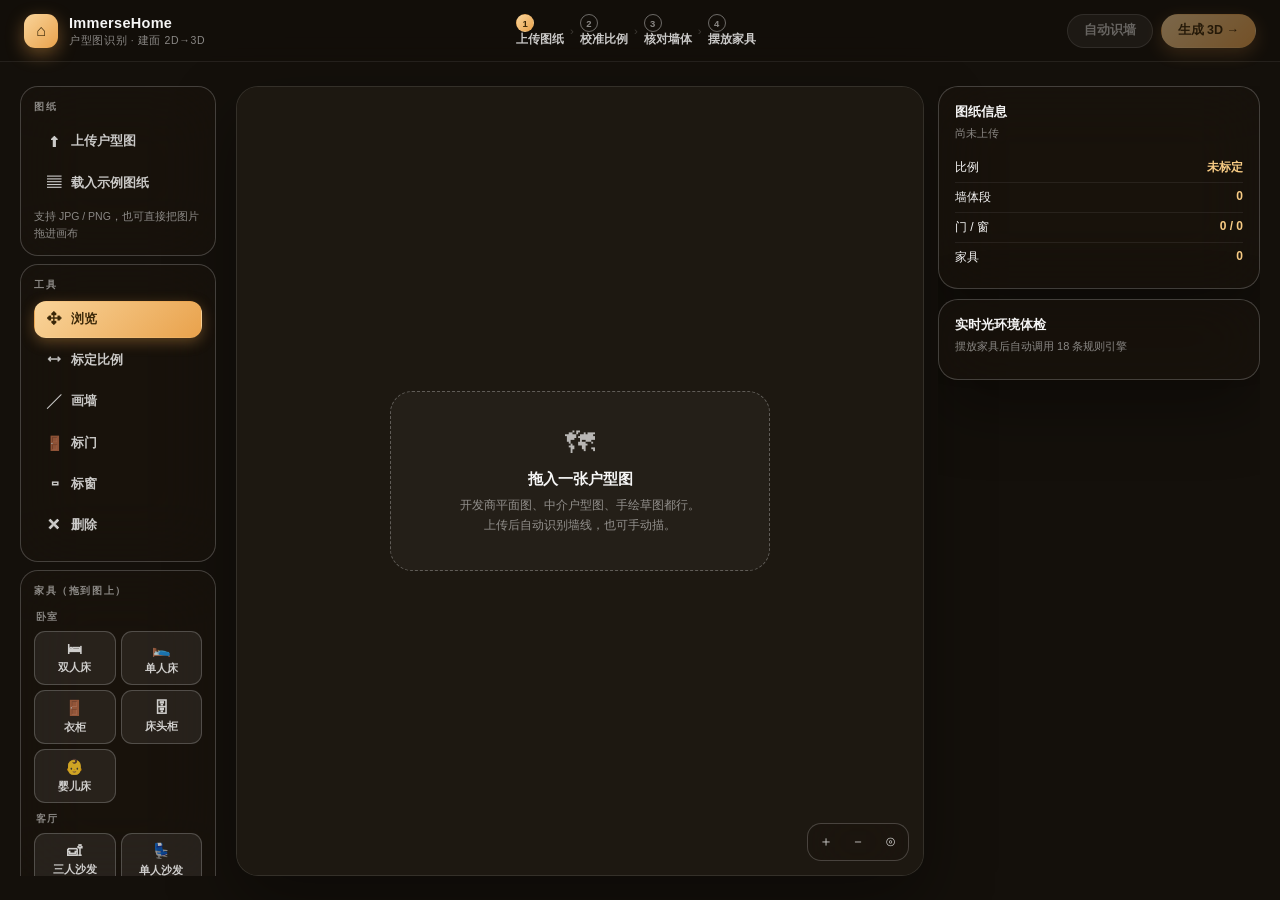
<file: webapp/_backup/plan.20261024-rotate-flip.html>
<!DOCTYPE html>
<html lang="zh-CN">
<head>
<meta charset="UTF-8" />
<meta name="viewport" content="width=device-width, initial-scale=1.0" />
<title>ImmerseHome · 户型图识别</title>
<style>
  :root {
    --amber: #E9A24C; --amber-2: #F7CB84;
    --amber-grad: linear-gradient(135deg, #F9D49A 0%, #E9A24C 100%);
    --coral: #E0704D; --sage: #93AB96;
    --glass: rgba(26, 20, 15, 0.50); --glass-2: rgba(26, 20, 15, 0.66);
    --hair: rgba(255, 255, 255, 0.20); --hair-2: rgba(255, 255, 255, 0.38);
    --t1: rgba(255,255,255,.96); --t2: rgba(255,255,255,.78); --t3: rgba(255,255,255,.50);
    --shadow: 0 26px 68px rgba(0,0,0,.36);
    --blur: blur(32px) saturate(150%);
  }
  * { margin: 0; padding: 0; box-sizing: border-box; }
  html, body { height: 100%; overflow: hidden; }
  body {
    font-family: -apple-system, "PingFang SC", "HarmonyOS Sans SC", "Microsoft YaHei", sans-serif;
    background: #14100b; color: var(--t1); -webkit-font-smoothing: antialiased;
  }

  /* 顶栏 */
  .top {
    position: fixed; top: 0; left: 0; right: 0; height: 62px; z-index: 40;
    display: flex; align-items: center; justify-content: space-between;
    padding: 0 24px; border-bottom: 1px solid rgba(255,255,255,.08);
    background: rgba(18,14,10,.72); backdrop-filter: var(--blur); -webkit-backdrop-filter: var(--blur);
  }
  .brand { display: flex; align-items: center; gap: 11px; }
  .brand-logo {
    width: 34px; height: 34px; border-radius: 11px; background: var(--amber-grad);
    display: grid; place-items: center; color: #3a2708; font-size: 16px;
    box-shadow: 0 6px 18px rgba(233,162,76,.4);
  }
  .brand b { font-size: 14.5px; letter-spacing: .3px; }
  .brand span { display: block; font-size: 10.5px; color: var(--t3); margin-top: 2px; letter-spacing: .06em; }
  .steps-top { display: flex; align-items: center; gap: 6px; font-size: 11.5px; color: var(--t3); }
  .steps-top i {
    width: 18px; height: 18px; border-radius: 50%; display: grid; place-items: center;
    border: 1px solid var(--hair-2); font-style: normal; font-size: 9.5px; font-weight: 700;
  }
  .steps-top b { font-weight: 600; color: var(--t2); }
  .steps-top .done i { background: var(--amber-grad); border-color: transparent; color: #3a2708; }
  .steps-top .sep { opacity: .35; }

  .gbtn {
    font-family: inherit; cursor: pointer; height: 34px; padding: 0 16px; border-radius: 18px;
    background: rgba(255,255,255,.10); border: 1px solid var(--hair); color: var(--t2);
    font-size: 12.5px; font-weight: 600; display: inline-flex; align-items: center; gap: 6px;
    transition: all .16s;
  }
  .gbtn:hover { background: rgba(255,255,255,.20); color: var(--t1); }
  .gbtn.amber { background: var(--amber-grad); color: #3a2708; border-color: transparent; box-shadow: 0 6px 18px rgba(233,162,76,.36); }
  .gbtn.amber:hover { filter: brightness(1.06); }
  .gbtn:disabled { opacity: .45; cursor: default; }
  .gbtn.sm { height: 28px; padding: 0 11px; font-size: 11.5px; border-radius: 14px; }

  /* 左工具栏 */
  .tools {
    position: fixed; left: 20px; top: 86px; bottom: 24px; width: 196px; z-index: 30;
    display: flex; flex-direction: column; gap: 8px;
    overflow-y: auto;
  }
  .tool-group {
    background: var(--glass); backdrop-filter: var(--blur); -webkit-backdrop-filter: var(--blur);
    border: 1px solid var(--hair); border-radius: 18px; padding: 13px;
  }
  .grp-lab { font-size: 10px; letter-spacing: .16em; color: var(--t3); font-weight: 700; margin-bottom: 9px; }
  .tbtn {
    width: 100%; font-family: inherit; cursor: pointer; text-align: left;
    display: flex; align-items: center; gap: 9px;
    padding: 9px 11px; border-radius: 12px; margin-bottom: 4px;
    background: transparent; border: 1px solid transparent; color: var(--t2);
    font-size: 12.5px; font-weight: 600; transition: all .15s;
  }
  .tbtn:hover { background: rgba(255,255,255,.10); color: var(--t1); }
  .tbtn.on { background: var(--amber-grad); color: #3a2708; box-shadow: 0 4px 14px rgba(233,162,76,.34); }
  .tbtn em { font-style: normal; font-size: 14px; width: 16px; text-align: center; }
  .hint { font-size: 10.5px; line-height: 1.6; color: var(--t3); margin-top: 6px; }

  .pal { display: flex; flex-direction: column; gap: 6px; }
  .pal-cat {
    font-size: 9.5px; font-weight: 700; letter-spacing: .14em; color: var(--t3);
    padding: 4px 2px 1px; text-transform: uppercase;
  }
  .pal-row { display: grid; grid-template-columns: 1fr 1fr; gap: 5px; }
  .pal button {
    font-family: inherit; cursor: grab; padding: 8px 6px; border-radius: 11px;
    background: rgba(255,255,255,.07); border: 1px solid var(--hair); color: var(--t2);
    font-size: 11px; font-weight: 600; display: flex; flex-direction: column; align-items: center; gap: 3px;
    transition: all .15s;
  }
  .pal button:hover { background: rgba(255,255,255,.16); color: var(--t1); }
  .pal button em { font-style: normal; font-size: 15px; }

  #propBody label {
    display: flex; align-items: center; gap: 6px;
    font-size: 11.5px; color: var(--t2); margin-top: 7px;
  }
  #propBody input {
    width: 66px; background: rgba(255,255,255,.07); border: 1px solid var(--hair);
    color: var(--t1); border-radius: 8px; padding: 4px 6px;
    font-family: inherit; font-size: 11.5px;
  }
  .prop-name { font-size: 12px; font-weight: 700; color: var(--t1); }
  #propBody .tbtn { margin-top: 9px; width: 100%; }

  /* 画布 */
  .stage {
    position: fixed; left: 236px; right: 356px; top: 86px; bottom: 24px; z-index: 10;
    border-radius: 22px; overflow: hidden;
    background: #1d1811;
    border: 1px solid rgba(255,255,255,.10);
    box-shadow: var(--shadow);
  }
  .stage canvas { display: block; width: 100%; height: 100%; cursor: grab; }
  .stage.dragging canvas { cursor: grabbing; }
  .stage .empty {
    position: absolute; inset: 0; display: flex; flex-direction: column;
    align-items: center; justify-content: center; gap: 14px; text-align: center;
    pointer-events: none;
  }
  .stage .empty.off { display: none; }
  .dropzone {
    width: 380px; padding: 34px 26px; border-radius: 22px;
    border: 1.5px dashed rgba(255,255,255,.28); background: rgba(255,255,255,.03);
    pointer-events: auto; cursor: pointer; transition: all .2s;
  }
  .dropzone:hover { border-color: var(--amber); background: rgba(233,162,76,.07); }
  .dropzone h3 { font-size: 15px; margin-bottom: 7px; }
  .dropzone p { font-size: 11.5px; color: var(--t3); line-height: 1.7; }
  .dropzone .big { font-size: 30px; margin-bottom: 10px; opacity: .7; }

  .zoombar {
    position: absolute; right: 14px; bottom: 14px; display: flex; gap: 4px;
    background: var(--glass-2); backdrop-filter: var(--blur); -webkit-backdrop-filter: var(--blur);
    border: 1px solid var(--hair); border-radius: 14px; padding: 4px;
  }
  .zoombar button {
    width: 28px; height: 28px; border-radius: 10px; cursor: pointer;
    background: transparent; border: 0; color: var(--t2); font-size: 14px; font-family: inherit;
  }
  .zoombar button:hover { background: rgba(255,255,255,.14); color: #fff; }

  /* 右结果面板 */
  .side {
    position: fixed; right: 20px; top: 86px; bottom: 24px; width: 322px; z-index: 30;
    display: flex; flex-direction: column; gap: 10px; overflow-y: auto;
  }
  .card {
    background: var(--glass); backdrop-filter: var(--blur); -webkit-backdrop-filter: var(--blur);
    border: 1px solid var(--hair); border-radius: 20px; padding: 16px; box-shadow: var(--shadow);
  }
  .card h4 { font-size: 13px; font-weight: 700; margin-bottom: 4px; }
  .card .sub { font-size: 11px; color: var(--t3); line-height: 1.6; }
  .kv { display: flex; justify-content: space-between; font-size: 12px; padding: 6px 0; border-bottom: 1px solid rgba(255,255,255,.07); }
  .kv:last-child { border-bottom: 0; }
  .kv b { font-weight: 700; color: var(--amber-2); }

  .score { display: flex; align-items: baseline; gap: 8px; margin: 8px 0 4px; }
  .score .n { font-size: 34px; font-weight: 800; line-height: 1; }
  .score .n.h { color: #F0937A; } .score .n.m { color: var(--amber-2); } .score .n.l { color: #B4C9B7; }
  .score .cap { font-size: 10.5px; color: var(--t3); }

  .vitem {
    display: flex; gap: 8px; align-items: flex-start; padding: 8px 0;
    border-bottom: 1px solid rgba(255,255,255,.07); font-size: 11.5px; line-height: 1.55; color: var(--t2);
  }
  .vitem:last-child { border-bottom: 0; }
  .vitem .dot { width: 6px; height: 6px; border-radius: 50%; margin-top: 5px; flex: 0 0 auto; }
  .vitem b { color: var(--t1); font-weight: 600; display: block; }
  .vitem span.sg { color: var(--amber-2); display: block; margin-top: 2px; }
  .empty-say { font-size: 11.5px; color: var(--t3); line-height: 1.7; }

  .toast {
    position: fixed; left: 50%; bottom: 40px; transform: translateX(-50%) translateY(8px);
    z-index: 90; padding: 10px 20px; border-radius: 18px;
    background: rgba(26,20,15,.86); backdrop-filter: var(--blur); -webkit-backdrop-filter: var(--blur);
    border: 1px solid var(--hair-2); font-size: 12.5px; font-weight: 600;
    opacity: 0; pointer-events: none; transition: all .25s;
  }
  .toast.show { opacity: 1; transform: translateX(-50%) translateY(0); }

  .modal {
    position: fixed; inset: 0; z-index: 100; display: none;
    align-items: center; justify-content: center;
    background: rgba(10,7,4,.62); backdrop-filter: blur(6px);
  }
  .modal.show { display: flex; }
  .modal .box {
    width: 380px; padding: 24px; border-radius: 22px;
    background: rgba(28,22,16,.92); border: 1px solid var(--hair-2); box-shadow: var(--shadow);
  }
  .modal h3 { font-size: 15px; margin-bottom: 8px; }
  .modal p { font-size: 11.5px; color: var(--t3); line-height: 1.7; margin-bottom: 14px; }
  .modal input {
    width: 100%; height: 38px; border-radius: 12px; padding: 0 12px;
    background: rgba(255,255,255,.08); border: 1px solid var(--hair);
    color: #fff; font-family: inherit; font-size: 13px; margin-bottom: 14px;
  }
  .modal input:focus { outline: none; border-color: var(--amber); }
  .modal .row { display: flex; gap: 8px; justify-content: flex-end; }
  input[type=file] { display: none; }
</style>
</head>
<body>

<header class="top">
  <div class="brand">
    <div class="brand-logo">⌂</div>
    <div><b>ImmerseHome</b><span>户型图识别 · 建面 2D→3D</span></div>
  </div>
  <div class="steps-top" id="stepsTop">
    <span class="done"><i>1</i><b>上传图纸</b></span><span class="sep">›</span>
    <span><i>2</i><b>校准比例</b></span><span class="sep">›</span>
    <span><i>3</i><b>核对墙体</b></span><span class="sep">›</span>
    <span><i>4</i><b>摆放家具</b></span>
  </div>
  <div style="display:flex;gap:8px">
    <button class="gbtn" id="btnDetect" disabled>自动识墙</button>
    <button class="gbtn amber" id="btnGo3D" disabled>生成 3D →</button>
  </div>
</header>

<!-- 左工具栏 -->
<aside class="tools">
  <div class="tool-group">
    <div class="grp-lab">图纸</div>
    <button class="tbtn" id="btnUpload"><em>⬆</em>上传户型图</button>
    <button class="tbtn" id="btnDemo"><em>▤</em>载入示例图纸</button>
    <input type="file" id="fileInput" accept="image/*" />
    <div class="hint">支持 JPG / PNG，也可直接把图片拖进画布</div>
  </div>

  <div class="tool-group">
    <div class="grp-lab">工具</div>
    <button class="tbtn on" data-tool="pan"><em>✥</em>浏览</button>
    <button class="tbtn" data-tool="scale"><em>⟷</em>标定比例</button>
    <button class="tbtn" data-tool="wall"><em>╱</em>画墙</button>
    <button class="tbtn" data-tool="door"><em>🚪</em>标门</button>
    <button class="tbtn" data-tool="window"><em>▭</em>标窗</button>
    <button class="tbtn" data-tool="erase"><em>✕</em>删除</button>
  </div>

  <div class="tool-group">
    <div class="grp-lab">家具（拖到图上）</div>
    <div class="pal" id="palette"></div>
    <div class="hint">拖入后可拖动 · 拖顶端圆柄自由旋转 · Q/E 微调 · R 转90° · F 翻转 · Delete 删除</div>
  </div>

  <div class="tool-group" id="propBox" style="display:none">
    <div class="grp-lab">选中项</div>
    <div id="propBody"></div>
  </div>

  <div class="tool-group">
    <div class="grp-lab">识别设置</div>
    <label style="display:flex;align-items:center;gap:8px;font-size:11.5px;color:var(--t2)">
      <input type="checkbox" id="chkBinarize" checked> 二值化预处理
    </label>
    <div style="margin-top:10px;font-size:10.5px;color:var(--t3)">墙线灵敏度</div>
    <input type="range" id="sens" min="10" max="90" value="42" style="width:100%;margin-top:6px" />
  </div>
</aside>

<!-- 画布 -->
<div class="stage" id="stage">
  <canvas id="cv"></canvas>
  <div class="empty" id="empty">
    <div class="dropzone" id="dropzone">
      <div class="big">🗺</div>
      <h3>拖入一张户型图</h3>
      <p>开发商平面图、中介户型图、手绘草图都行。<br />上传后自动识别墙线，也可手动描。</p>
    </div>
  </div>
  <div class="zoombar">
    <button id="zIn">＋</button><button id="zOut">－</button><button id="zFit">⊙</button>
  </div>
</div>

<!-- 右面板 -->
<aside class="side">
  <div class="card">
    <h4>图纸信息</h4>
    <div class="sub" id="imgInfo">尚未上传</div>
    <div style="margin-top:10px">
      <div class="kv"><span>比例</span><b id="kScale">未标定</b></div>
      <div class="kv"><span>墙体段</span><b id="kWall">0</b></div>
      <div class="kv"><span>门 / 窗</span><b id="kDoor">0 / 0</b></div>
      <div class="kv"><span>家具</span><b id="kFurn">0</b></div>
    </div>
  </div>

  <div class="card">
    <h4>实时光环境体检</h4>
    <div class="sub" id="auditSub">摆放家具后自动调用 18 条规则引擎</div>
    <div class="score" id="scoreRow" style="display:none">
      <span class="n h" id="nHigh">0</span><span class="cap">高优先</span>
      <span class="n m" id="nMid">0</span><span class="cap">中优先</span>
      <span class="n l" id="nLow">0</span><span class="cap">低优先</span>
    </div>
    <div id="violist" style="margin-top:8px"></div>
  </div>
</aside>

<div class="toast" id="toast"></div>

<div class="modal" id="scaleModal">
  <div class="box">
    <h3>标定比例</h3>
    <p>你刚才在图上画了一条线。请输入它在现实中的长度（米），例如一段标注 3600 的墙就是 3.6。</p>
    <input type="number" id="scaleInput" step="0.1" value="3.6" placeholder="实际长度（米）" />
    <div class="row">
      <button class="gbtn" id="scaleCancel">取消</button>
      <button class="gbtn amber" id="scaleOk">确定</button>
    </div>
  </div>
</div>

<script>
/* ============================================================================
   ImmerseHome · 户型图识别
   坐标系：图纸像素坐标（x 右，y 下）。导出时按比例换算成米，并翻转 y。
   ========================================================================== */
const cv = document.getElementById("cv");
const ctx = cv.getContext("2d");
const stage = document.getElementById("stage");

const S = {
  img: null,
  view: { s: 1, tx: 0, ty: 0 },
  tool: "pan",
  walls: [],        // {a:[px,py], b:[px,py], kind:'wall'|'window'}
  doors: [],        // {x, y, w, ang}  ang: 门所在方向角
  furn: [],         // {type,name,cx,cy,len,wid,heading,height}
  pxPerM: 0,
  sel: null,
  drag: null,
  pending: null,    // 标定比例时临时线段
  audit: null,
  auditT: 0,
};

/* 家具库：cat 用于分组，房间类型由 type 反推（见 3d.html ROOM_OF） */
const FURN_DEFS = [
  // 卧室
  { type: "bed", cat: "卧室", name: "双人床", len: 2.0, wid: 1.8, height: 0.5, icon: "🛏" },
  { type: "bed", cat: "卧室", name: "单人床", len: 2.0, wid: 1.2, height: 0.5, icon: "🛌" },
  { type: "wardrobe", cat: "卧室", name: "衣柜", len: 1.8, wid: 0.6, height: 2.2, icon: "🚪" },
  { type: "nightstand", cat: "卧室", name: "床头柜", len: 0.45, wid: 0.4, height: 0.5, icon: "🗄" },
  { type: "crib", cat: "卧室", name: "婴儿床", len: 1.3, wid: 0.7, height: 0.9, icon: "👶" },
  // 客厅
  { type: "sofa", cat: "客厅", name: "三人沙发", len: 0.9, wid: 2.2, height: 0.62, icon: "🛋" },
  { type: "sofa", cat: "客厅", name: "单人沙发", len: 0.85, wid: 0.9, height: 0.62, icon: "💺" },
  { type: "coffee", cat: "客厅", name: "茶几", len: 0.6, wid: 1.1, height: 0.42, icon: "🪑" },
  { type: "tv", cat: "客厅", name: "电视柜", len: 0.45, wid: 1.8, height: 0.5, icon: "📺" },
  { type: "cabinet", cat: "客厅", name: "玄关柜", len: 0.4, wid: 1.2, height: 0.95, icon: "🗄" },
  { type: "screen", cat: "客厅", name: "屏风", len: 0.08, wid: 1.6, height: 1.8, icon: "🎋" },
  // 餐厨
  { type: "table", cat: "餐厨", name: "餐桌", len: 1.2, wid: 0.8, height: 0.74, icon: "🍽" },
  { type: "stove", cat: "餐厨", name: "灶台", len: 0.9, wid: 0.6, height: 0.85, icon: "🔥" },
  { type: "sink", cat: "餐厨", name: "水槽", len: 0.8, wid: 0.6, height: 0.85, icon: "🚰" },
  { type: "fridge", cat: "餐厨", name: "冰箱", len: 0.7, wid: 0.7, height: 1.8, icon: "🧊" },
  // 卫浴
  { type: "toilet", cat: "卫浴", name: "马桶", len: 0.7, wid: 0.4, height: 0.75, icon: "🚽" },
  { type: "basin", cat: "卫浴", name: "洗手台", len: 0.5, wid: 0.7, height: 0.85, icon: "🚰" },
  { type: "bathtub", cat: "卫浴", name: "浴缸", len: 0.8, wid: 1.6, height: 0.55, icon: "🛁" },
  // 书房
  { type: "desk", cat: "书房", name: "书桌", len: 1.1, wid: 0.6, height: 0.74, icon: "🪑" },
  { type: "bookshelf", cat: "书房", name: "书柜", len: 0.35, wid: 1.6, height: 2.0, icon: "📚" },
  { type: "chair", cat: "书房", name: "座椅", len: 0.5, wid: 0.5, height: 0.9, icon: "💺" },
  // 其他
  { type: "mirror", cat: "其他", name: "穿衣镜", len: 0.6, wid: 0.05, height: 1.7, icon: "🪞" },
  { type: "plant", cat: "其他", name: "绿植", len: 0.4, wid: 0.4, height: 0.9, icon: "🪴" },
  { type: "washer", cat: "其他", name: "洗衣机", len: 0.6, wid: 0.6, height: 0.85, icon: "🧺" },
  { type: "altar", cat: "其他", name: "神位/财位", len: 0.4, wid: 0.9, height: 1.2, icon: "🕯" },
];
const FURN_CATS = ["卧室", "客厅", "餐厨", "卫浴", "书房", "其他"];

/* ---------------------------------------------------------------- 画布尺寸 */
function fitCanvas() {
  const dpr = Math.min(devicePixelRatio, 2);
  const w = stage.clientWidth, h = stage.clientHeight;
  cv.width = w * dpr; cv.height = h * dpr;
  ctx.setTransform(dpr, 0, 0, dpr, 0, 0);
  draw();
}
addEventListener("resize", fitCanvas);

/* ---------------------------------------------------------------- 视图变换 */
function toScreen(p) { return [p[0] * S.view.s + S.view.tx, p[1] * S.view.s + S.view.ty]; }
function toImg(x, y) { return [(x - S.view.tx) / S.view.s, (y - S.view.ty) / S.view.s]; }

function fitView() {
  if (!S.img) return;
  const w = cv.clientWidth, h = cv.clientHeight;
  const s = Math.min(w / S.img.width, h / S.img.height) * 0.9;
  S.view.s = s;
  S.view.tx = (w - S.img.width * s) / 2;
  S.view.ty = (h - S.img.height * s) / 2;
  draw();
}

/* ---------------------------------------------------------------- 绘制 */
function draw() {
  const w = cv.clientWidth, h = cv.clientHeight;
  ctx.clearRect(0, 0, w, h);
  ctx.fillStyle = "#1d1811"; ctx.fillRect(0, 0, w, h);

  if (S.img) {
    ctx.save();
    ctx.imageSmoothingQuality = "high";
    ctx.globalAlpha = 0.95;
    ctx.drawImage(S.img, S.view.tx, S.view.ty, S.img.width * S.view.s, S.img.height * S.view.s);
    ctx.restore();
  }

  // 墙体（门洞处断开）
  S.walls.forEach((seg, i) => {
    const ds = doorsOn(seg);
    if (!ds.length) drawSeg(seg, i);
    else splitWallByDoors(seg, ds).forEach(s => drawSeg(s, i));
  });

  // 门（画在洞口上）
  S.doors.forEach(d => {
    const [x, y] = toScreen([d.x, d.y]);
    const r = (d.w / 2) * S.view.s;
    ctx.save();
    ctx.translate(x, y); ctx.rotate(d.ang || 0);
    const on = d === S.sel;
    ctx.strokeStyle = on ? "#fff" : (d.wall ? "#7FD8B8" : "#8a8378");
    ctx.lineWidth = on ? 3.2 : 2.4;
    ctx.beginPath(); ctx.moveTo(-r, 0); ctx.lineTo(r, 0); ctx.stroke();
    ctx.beginPath(); ctx.arc(-r, 0, r, 0, Math.PI / 2); ctx.stroke();
    // 洞口两端的门垛
    ctx.beginPath();
    ctx.moveTo(-r, -3.5); ctx.lineTo(-r, 3.5);
    ctx.moveTo(r, -3.5); ctx.lineTo(r, 3.5);
    ctx.stroke();
    ctx.restore();
  });

  // 家具
  S.furn.forEach((f, i) => drawFurniture(f, i));

  // 标定临时线
  if (S.pending) {
    const a = toScreen(S.pending.a), b = toScreen(S.pending.b);
    ctx.save();
    ctx.strokeStyle = "#E9A24C"; ctx.lineWidth = 2; ctx.setLineDash([6, 4]);
    ctx.beginPath(); ctx.moveTo(a[0], a[1]); ctx.lineTo(b[0], b[1]); ctx.stroke();
    ctx.restore();
  }
}

function drawSeg(seg, i) {
  const a = toScreen(seg.a), b = toScreen(seg.b);
  const isWin = seg.kind === "window";
  ctx.save();
  ctx.lineCap = "round";
  ctx.strokeStyle = isWin ? "rgba(140,205,235,.95)" : "rgba(233,162,76,.95)";
  ctx.lineWidth = isWin ? 3 : 3.6;
  if (seg.sel) { ctx.strokeStyle = "#fff"; ctx.lineWidth += 1.5; }
  ctx.beginPath(); ctx.moveTo(a[0], a[1]); ctx.lineTo(b[0], b[1]); ctx.stroke();
  // 端点
  ctx.fillStyle = isWin ? "#8CCDEB" : "#E9A24C";
  [[a], [b]].forEach(([p]) => {
    ctx.beginPath(); ctx.arc(p[0], p[1], 3.2, 0, Math.PI * 2); ctx.fill();
  });
  ctx.restore();
}

function drawFurniture(f, i) {
  const c = toScreen([f.cx, f.cy]);
  const s = S.view.s;
  ctx.save();
  ctx.translate(c[0], c[1]);
  ctx.rotate(f.heading * Math.PI / 180);
  if (f.flip) ctx.scale(-1, 1);
  const L = f.len * S.pxPerM * s, W = f.wid * S.pxPerM * s;
  ctx.fillStyle = f.sel ? "rgba(233,162,76,.42)" : "rgba(255,255,255,.20)";
  ctx.strokeStyle = f.sel ? "#F7CB84" : "rgba(255,255,255,.62)";
  ctx.lineWidth = f.sel ? 2 : 1.4;
  roundRect(-W / 2, -L / 2, W, L, 4);
  ctx.fill(); ctx.stroke();
  // 朝向前缘标记（让人看得出哪边是"头"）
  ctx.strokeStyle = f.sel ? "rgba(247,203,132,.95)" : "rgba(255,255,255,.4)";
  ctx.lineWidth = 2;
  ctx.beginPath(); ctx.moveTo(-W / 2 + 5, -L / 2 + 4); ctx.lineTo(W / 2 - 5, -L / 2 + 4); ctx.stroke();
  ctx.fillStyle = "rgba(255,255,255,.92)";
  ctx.font = "600 10px -apple-system, sans-serif";
  ctx.textAlign = "center"; ctx.textBaseline = "middle";
  if (W > 34) ctx.fillText(f.name, 0, 0);
  ctx.restore();
  // 选中时：旋转手柄（顶端小圆点，拖着它自由转）
  if (f.sel) {
    const hp = rotHandlePos(f);
    ctx.save();
    ctx.strokeStyle = "rgba(247,203,132,.8)"; ctx.lineWidth = 1.3; ctx.setLineDash([4, 4]);
    ctx.beginPath(); ctx.moveTo(c[0], c[1]); ctx.lineTo(hp[0], hp[1]); ctx.stroke();
    ctx.setLineDash([]);
    ctx.fillStyle = "#F7CB84";
    ctx.beginPath(); ctx.arc(hp[0], hp[1], 7, 0, Math.PI * 2); ctx.fill();
    ctx.strokeStyle = "rgba(90,60,20,.9)"; ctx.lineWidth = 1.6;
    ctx.beginPath(); ctx.arc(hp[0], hp[1], 3, 0, Math.PI * 2); ctx.stroke();
    ctx.restore();
  }
}
/* 旋转手柄的屏幕坐标：家具"前缘"中点向外 26px */
function rotHandlePos(f) {
  const c = toScreen([f.cx, f.cy]);
  const D = f.len * S.pxPerM * S.view.s / 2 + 26;
  const a = f.heading * Math.PI / 180;
  return [c[0] + D * Math.sin(a), c[1] - D * Math.cos(a)];
}
function roundRect(x, y, w, h, r) {
  ctx.beginPath();
  ctx.moveTo(x + r, y);
  ctx.arcTo(x + w, y, x + w, y + h, r);
  ctx.arcTo(x + w, y + h, x, y + h, r);
  ctx.arcTo(x, y + h, x, y, r);
  ctx.arcTo(x, y, x + w, y, r);
  ctx.closePath();
}

/* ---------------------------------------------------------------- 图片载入 */
function loadImage(file) {
  if (!file || !file.type.startsWith("image/")) { toast("请选择图片文件"); return; }
  const url = URL.createObjectURL(file);
  const img = new Image();
  img.onload = () => {
    S.img = img;
    deskewDone = false;
    S.walls = []; S.doors = []; S.furn = []; S.pxPerM = 0; S.audit = null;
    document.getElementById("empty").classList.add("off");
    document.getElementById("imgInfo").textContent = `${file.name} · ${img.width}×${img.height}`;
    document.getElementById("btnDetect").disabled = false;
    document.getElementById("btnGo3D").disabled = false;
    fitView(); refreshStats(); setStep(2);
  };
  img.onerror = () => toast("图片读取失败");
  img.src = url;
}

/* ---------------------------------------------------------------- 自动识墙
   1) 灰度 + Otsu 二值化（墙线为深色）
   2) 用 Hough 变换找主方向直线
   3) 沿直线回溯墙像素取得线段起止
*/
/* 手机拍的图纸基本都是歪的，而识墙只认轴向线，歪 5° 就会长出一批伪线。
   先用梯度方向直方图估出整体倾斜，反向旋转扶正，再走原来的识墙流程。 */
let deskewDone = false;

function rotateImg(src, deg) {
  const a = deg * Math.PI / 180;
  const W = Math.ceil(src.width * Math.abs(Math.cos(a)) + src.height * Math.abs(Math.sin(a)));
  const H = Math.ceil(src.width * Math.abs(Math.sin(a)) + src.height * Math.abs(Math.cos(a)));
  const c = document.createElement("canvas"); c.width = W; c.height = H;
  const g = c.getContext("2d");
  g.fillStyle = "#f4efe6"; g.fillRect(0, 0, W, H);
  g.translate(W / 2, H / 2); g.rotate(a);
  g.drawImage(src, -src.width / 2, -src.height / 2);
  return c;
}

function estimateSkew() {
  const W = S.img.width, H = S.img.height;
  const cv2 = document.createElement("canvas"); cv2.width = W; cv2.height = H;
  const g2 = cv2.getContext("2d"); g2.drawImage(S.img, 0, 0);
  const d = g2.getImageData(0, 0, W, H).data;
  const gray = new Uint8Array(W * H);
  for (let i = 0; i < W * H; i++) {
    gray[i] = (d[i * 4] * 299 + d[i * 4 + 1] * 587 + d[i * 4 + 2] * 114) / 1000;
  }
  const hist = new Float64Array(180);
  for (let y = 1; y < H - 1; y++) {
    for (let x = 1; x < W - 1; x++) {
      const gx = gray[y * W + x + 1] - gray[y * W + x - 1];
      const gy = gray[(y + 1) * W + x] - gray[(y - 1) * W + x];
      const m = Math.hypot(gx, gy);
      if (m < 18) continue;                     // 弱边不算，避免家具/文字干扰
      let a = Math.atan2(gy, gx) * 180 / Math.PI;
      a = ((a % 180) + 180) % 180;
      hist[Math.round(a) % 180] += m;
    }
  }
  // 横墙和竖墙的梯度差 90°，按 90° 展开后两者偏差一致，直接加权平均
  let sum = 0, wsum = 0;
  for (let a = 0; a < 180; a++) {
    const w = hist[a]; if (w <= 0) continue;
    const dd = ((a + 45) % 90) - 45;            // 到最近 90° 倍数的带符号偏差
    sum += w; wsum += w * dd;
  }
  return sum > 0 ? wsum / sum : 0;
}

function detectWalls() {
  if (!S.img) return;
  if (!deskewDone) {
    deskewDone = true;
    const sk = estimateSkew();
    if (isFinite(sk) && Math.abs(sk) > 0.7 && Math.abs(sk) < 15) {
      S.img = rotateImg(S.img, -sk);
      fitView();
      toast(`图纸倾斜约 ${sk.toFixed(1)}°，已自动扶正`);
    }
  }
  const MAX = 760;
  const scale = Math.min(1, MAX / Math.max(S.img.width, S.img.height));
  const W = Math.round(S.img.width * scale), H = Math.round(S.img.height * scale);
  const c = document.createElement("canvas"); c.width = W; c.height = H;
  const g = c.getContext("2d");
  g.drawImage(S.img, 0, 0, W, H);
  const data = g.getImageData(0, 0, W, H).data;

  const gray = new Float32Array(W * H);
  let hist = new Array(256).fill(0);
  for (let i = 0; i < W * H; i++) {
    const v = 0.299 * data[i * 4] + 0.587 * data[i * 4 + 1] + 0.114 * data[i * 4 + 2];
    gray[i] = v; hist[v | 0]++;
  }
  // Otsu
  let total = W * H, sum = 0;
  for (let i = 0; i < 256; i++) sum += i * hist[i];
  let sumB = 0, wB = 0, best = 0, thr = 128;
  for (let i = 0; i < 256; i++) {
    wB += hist[i]; if (!wB) continue;
    const wF = total - wB; if (!wF) break;
    sumB += i * hist[i];
    const mB = sumB / wB, mF = (sum - sumB) / wF;
    const between = wB * wF * (mB - mF) * (mB - mF);
    if (between > best) { best = between; thr = i; }
  }
  const sens = +document.getElementById("sens").value / 100;
  const useBin = document.getElementById("chkBinarize").checked;
  const cut = useBin ? thr : thr * (0.5 + sens);
  const mask = new Uint8Array(W * H);
  for (let i = 0; i < W * H; i++) mask[i] = gray[i] < cut ? 1 : 0;

  // 只保留"细长"的深色结构：用行/列连续长度过滤噪声
  const cleaned = new Uint8Array(W * H);
  for (let y = 0; y < H; y++) {
    let run = 0;
    for (let x = 0; x <= W; x++) {
      const on = x < W && mask[y * W + x];
      if (on) run++;
      else { if (run >= 12) for (let k = x - run; k < x; k++) cleaned[y * W + k] = 1; run = 0; }
    }
  }
  for (let x = 0; x < W; x++) {
    let run = 0;
    for (let y = 0; y <= H; y++) {
      const on = y < H && mask[y * W + x];
      if (on) run++;
      else { if (run >= 12) for (let k = y - run; k < y; k++) cleaned[k * W + x] = 1; run = 0; }
    }
  }

  // Hough
  const angles = 180, diag = Math.ceil(Math.hypot(W, H));
  const acc = new Int32Array(angles * (diag * 2 + 1));
  const off = diag;
  for (let y = 0; y < H; y++) {
    for (let x = 0; x < W; x++) {
      if (!cleaned[y * W + x]) continue;
      for (let a = 0; a < angles; a++) {
        // 只考虑接近水平/垂直的方向，平面图墙线基本轴向
        if (a > 12 && a < 78) continue;
        if (a > 102 && a < 168) continue;
        const rad = a * Math.PI / 180;
        const rho = Math.round(x * Math.cos(rad) + y * Math.sin(rad));
        acc[a * (diag * 2 + 1) + rho + off]++;
      }
    }
  }

  // 取峰值
  const peaks = [];
  for (let a = 0; a < angles; a++) {
    for (let r = 0; r < diag * 2 + 1; r++) {
      const v = acc[a * (diag * 2 + 1) + r];
      if (v < 26) continue;
      peaks.push({ a, r: r - off, v });
    }
  }
  peaks.sort((p, q) => q.v - p.v);

  const picked = [];
  for (const p of peaks) {
    if (picked.length >= 46) break;
    // 与已选线太近则跳过（同一条墙的相邻 rho）
    const near = picked.some(q =>
      Math.abs(q.a - p.a) <= 3 && Math.abs(q.r - p.r) <= 7);
    if (!near) picked.push(p);
  }

  // 沿每条线取连续墙像素区间 → 线段
  const segsImg = [];
  const cos = [], sin = [];
  for (let a = 0; a < 180; a++) { cos[a] = Math.cos(a * Math.PI / 180); sin[a] = Math.sin(a * Math.PI / 180); }

  picked.forEach(p => {
    const ca = cos[p.a], sa = sin[p.a];
    // 线上点：参数 t 沿方向 (-sa, ca)
    const px0 = p.r * ca, py0 = p.r * sa;
    const dx = -sa, dy = ca;
    const len = Math.hypot(W, H);
    let runStart = null;
    const runs = [];
    for (let t = -len; t <= len; t += 1.5) {
      const x = Math.round(px0 + dx * t), y = Math.round(py0 + dy * t);
      let on = false;
      if (x >= 0 && x < W && y >= 0 && y < H) {
        // 允许 ±2px 抖动
        for (let o = -2; o <= 2; o++) {
          const xx = Math.round(x - dy * o), yy = Math.round(y + dx * o);
          if (xx >= 0 && xx < W && yy >= 0 && yy < H && cleaned[yy * W + xx]) { on = true; break; }
        }
      }
      if (on && runStart === null) runStart = t;
      if (!on && runStart !== null) {
        if (t - runStart > 26) runs.push([runStart, t]);
        runStart = null;
      }
    }
    if (runStart !== null && len - runStart > 26) runs.push([runStart, len]);
    runs.forEach(([t0, t1]) => {
      segsImg.push({
        a: [(px0 + dx * t0) / scale, (py0 + dy * t0) / scale],
        b: [(px0 + dx * t1) / scale, (py0 + dy * t1) / scale],
        kind: "wall",
      });
    });
  });

  // 轴对齐吸附 + 去重
  const snapped = segsImg.map(s => snapSeg(s)).filter(s =>
    Math.hypot(s.b[0] - s.a[0], s.b[1] - s.a[1]) > 12);
  // 丢弃落在图像外的伪线
  const inImg = s2 => {
    const mx = (s2.a[0] + s2.b[0]) / 2, my = (s2.a[1] + s2.b[1]) / 2;
    return mx > -4 && my > -4 && mx < S.img.width + 4 && my < S.img.height + 4;
  };
  const merged = [];
  snapped.filter(inImg).forEach(s => {
    const dup = merged.some(m =>
      Math.hypot(m.a[0] - s.a[0], m.a[1] - s.a[1]) < 9 && Math.hypot(m.b[0] - s.b[0], m.b[1] - s.b[1]) < 9);
    if (!dup) merged.push(s);
  });

  S.walls = mergeDupWalls(merged);
  S.doors = [];
  refreshStats(); draw(); setStep(3);
  toast(`识别到 ${merged.length} 段墙线，可拖动端点修正`);
}

/* 同一堵墙会被检出两条平行边：按 方向+偏移 聚类，取中线并合并重叠区间 */
function mergeDupWalls(segs) {
  const groups = [];
  segs.forEach(s => {
    const dx = s.b[0] - s.a[0], dy = s.b[1] - s.a[1];
    const len = Math.hypot(dx, dy) || 1;
    const ang = Math.round(Math.atan2(dy, dx) * 180 / Math.PI);
    const a2 = ang < 0 ? ang + 180 : ang;
    // 法向偏移
    const nx = -dy / len, ny = dx / len;
    const off = s.a[0] * nx + s.a[1] * ny;
    let g = groups.find(q => Math.abs(q.ang - a2) < 6 && Math.abs(q.off - off) < 14);
    if (!g) { g = { ang: a2, off, segs: [] }; groups.push(g); }
    g.segs.push(s);
    g.off = (g.off * (g.segs.length - 1) + off) / g.segs.length;
  });

  const out = [];
  groups.forEach(g => {
    const rad = g.ang * Math.PI / 180;
    const ux = Math.cos(rad), uy = Math.sin(rad);
    const nx = -uy, ny = ux;
    // 投影到方向轴，取并集
    const spans = g.segs.map(s => {
      const t1 = s.a[0] * ux + s.a[1] * uy;
      const t2 = s.b[0] * ux + s.b[1] * uy;
      return [Math.min(t1, t2), Math.max(t1, t2)];
    }).sort((p, q) => p[0] - q[0]);
    const merged = [];
    spans.forEach(sp => {
      const last = merged[merged.length - 1];
      if (last && sp[0] <= last[1] + 16) last[1] = Math.max(last[1], sp[1]);
      else merged.push([sp[0], sp[1]]);
    });
    merged.forEach(([t0, t1]) => {
      if (t1 - t0 < 22) return;
      const seg = clipToImage({
        a: [ux * t0 + nx * g.off, uy * t0 + ny * g.off],
        b: [ux * t1 + nx * g.off, uy * t1 + ny * g.off],
        kind: "wall",
      });
      if (seg) out.push(seg);
    });
  });
  return out;
}

/* Liang–Barsky：把线段裁到图纸范围内，去掉跑出图纸的伪线 */
function clipToImage(seg) {
  if (!S.img) return seg;
  const xmin = 1, ymin = 1, xmax = S.img.width - 1, ymax = S.img.height - 1;
  let t0 = 0, t1 = 1;
  const dx = seg.b[0] - seg.a[0], dy = seg.b[1] - seg.a[1];
  const p = [-dx, dx, -dy, dy];
  const q = [seg.a[0] - xmin, xmax - seg.a[0], seg.a[1] - ymin, ymax - seg.a[1]];
  for (let i = 0; i < 4; i++) {
    if (Math.abs(p[i]) < 1e-9) { if (q[i] < 0) return null; continue; }
    const r = q[i] / p[i];
    if (p[i] < 0) { if (r > t1) return null; if (r > t0) t0 = r; }
    else { if (r < t0) return null; if (r < t1) t1 = r; }
  }
  if (t1 - t0 < 0.35) return null;
  const A = [seg.a[0] + dx * t0, seg.a[1] + dy * t0];
  const B = [seg.a[0] + dx * t1, seg.a[1] + dy * t1];
  if (Math.hypot(B[0] - A[0], B[1] - A[1]) < 22) return null;
  return { a: A, b: B, kind: seg.kind };
}

function snapSeg(s) {
  const dx = Math.abs(s.b[0] - s.a[0]), dy = Math.abs(s.b[1] - s.a[1]);
  if (dx > dy * 6) {
    const y = Math.round((s.a[1] + s.b[1]) / 2);
    return { a: [s.a[0], y], b: [s.b[0], y], kind: s.kind };
  }
  if (dy > dx * 6) {
    const x = Math.round((s.a[0] + s.b[0]) / 2);
    return { a: [x, s.a[1]], b: [x, s.b[1]], kind: s.kind };
  }
  return s;
}

/* ---------------------------------------------------------------- 交互 */
let panning = false, panStart = null;
cv.addEventListener("pointerdown", e => {
  const r = cv.getBoundingClientRect();
  const mx = e.clientX - r.left, my = e.clientY - r.top;
  const ip = toImg(mx, my);

  if (S.tool === "pan" || e.button === 1) {
    // 先看是否点到家具 / 墙端点
    const hit = hitTest(mx, my);
    if (hit) { selectOnly(hit.ref); S.drag = hit; draw(); renderProps(); return; }
    if (S.sel) { selectOnly(null); renderProps(); }
    panning = true; panStart = { x: mx, y: my, tx: S.view.tx, ty: S.view.ty };
    stage.classList.add("dragging");
    return;
  }
  if (S.tool === "scale") {
    if (!S.pending) { S.pending = { a: ip, b: ip }; }
    else { S.pending.b = ip; openScaleModal(); }
    draw(); return;
  }
  if (S.tool === "wall") {
    if (!S.draft) { S.draft = { a: ip, b: ip }; }
    else {
      S.walls.push(snapSeg({ a: S.draft.a, b: ip, kind: "wall" }));
      S.draft = null; refreshStats(); scheduleAudit();
    }
    draw(); return;
  }
  if (S.tool === "door") {
    const h = nearestWall(ip, 30);
    if (!h) { toast("请把门点在墙线上（在墙上开洞）"); return; }
    const wpx = 0.9 * (S.pxPerM || 60);
    S.doors.push({ x: h.x, y: h.y, w: wpx, ang: h.ang, wall: h.seg, t: h.t });
    S.sel = S.doors[S.doors.length - 1];
    refreshStats(); scheduleAudit(); draw(); renderProps(); return;
  }
  if (S.tool === "window") {
    const h = nearestWall(ip, 30);
    if (!h) { toast("请点在墙线上标窗"); return; }
    h.seg.kind = h.seg.kind === "window" ? "wall" : "window";
    refreshStats(); scheduleAudit(); draw(); return;
  }
  if (S.tool === "erase") {
    const hit = hitTest(mx, my, true);
    if (hit && hit.kind === "wall") {
      // 拆墙：连带把墙上的门一起去掉
      S.walls = S.walls.filter(w => w !== hit.ref);
      S.doors = S.doors.filter(d => d.wall !== hit.ref);
      S.sel = null;
    } else if (hit && hit.kind === "furn") { S.furn = S.furn.filter(f => f !== hit.ref); S.sel = null; }
    else if (hit && hit.kind === "door") { S.doors = S.doors.filter(d => d !== hit.ref); S.sel = null; }
    else {
      // 删最近的门
      let bi = -1, bd = 1e9;
      S.doors.forEach((d, i) => {
        const [sx, sy] = toScreen([d.x, d.y]);
        const dd = Math.hypot(sx - mx, sy - my);
        if (dd < bd) { bd = dd; bi = i; }
      });
      if (bd < 20) S.doors.splice(bi, 1);
    }
    refreshStats(); scheduleAudit(); draw(); return;
  }
});

cv.addEventListener("pointermove", e => {
  const r = cv.getBoundingClientRect();
  const mx = e.clientX - r.left, my = e.clientY - r.top;
  const ip = toImg(mx, my);

  if (panning && panStart) {
    S.view.tx = panStart.tx + (mx - panStart.x);
    S.view.ty = panStart.ty + (my - panStart.y);
    draw(); return;
  }
  if (S.drag) {
    if (S.drag.kind === "end") {
      S.drag.ref[S.drag.which] = ip;
    } else if (S.drag.kind === "rot") {
      // 拖手柄自由旋转：手柄方向跟手，默认 15° 吸附，按住 Alt 自由微调
      const f = S.drag.ref;
      const c = toScreen([f.cx, f.cy]);
      let h = Math.atan2(mx - c[0], -(my - c[1])) * 180 / Math.PI;
      h = (h + 360) % 360;
      if (!e.altKey) h = Math.round(h / 15) * 15 % 360;
      f.heading = Math.round(h * 10) / 10;
      renderProps();
    } else if (S.drag.kind === "furn") {
      S.drag.ref.cx = ip[0] - S.drag.off[0];
      S.drag.ref.cy = ip[1] - S.drag.off[1];
    } else if (S.drag.kind === "door") {
      // 门只能沿墙滑动 —— 拖到另一面墙上就是"换个地方开门"
      const d = S.drag.ref;
      const h = nearestWall(ip, 52);
      if (h) { d.x = h.x; d.y = h.y; d.ang = h.ang; d.wall = h.seg; d.t = h.t; }
      else { d.x = ip[0]; d.y = ip[1]; d.wall = null; }
    }
    draw(); return;
  }
  if (S.draft) { S.draft.b = ip; draw(); }
  if (S.pending) { S.pending.b = ip; draw(); }
});

addEventListener("pointerup", () => {
  if (panning) { panning = false; stage.classList.remove("dragging"); }
  if (S.drag) {
    const k = S.drag.kind;
    S.drag = null;
    if (k === "furn" || k === "door" || k === "end" || k === "rot") {
      refreshStats(); scheduleAudit(); renderProps();
    }
  }
});

cv.addEventListener("wheel", e => {
  e.preventDefault();
  const r = cv.getBoundingClientRect();
  const mx = e.clientX - r.left, my = e.clientY - r.top;
  const before = toImg(mx, my);
  const k = e.deltaY < 0 ? 1.12 : 1 / 1.12;
  S.view.s = Math.max(0.08, Math.min(8, S.view.s * k));
  const after = toImg(mx, my);
  S.view.tx += (after[0] - before[0]) * S.view.s;
  S.view.ty += (after[1] - before[1]) * S.view.s;
  draw();
}, { passive: false });

addEventListener("keydown", e => {
  if (e.target.tagName === "INPUT") return;
  const fSel = S.furn.find(x => x === S.sel);
  if (fSel && (e.key === "r" || e.key === "R")) {
    fSel.heading = (fSel.heading + 90) % 360; draw(); scheduleAudit(); renderProps(true);
  }
  if (fSel && (e.key === "q" || e.key === "Q")) {
    fSel.heading = ((fSel.heading - 15) % 360 + 360) % 360; draw(); scheduleAudit(); renderProps(true);
  }
  if (fSel && (e.key === "e" || e.key === "E")) {
    fSel.heading = (fSel.heading + 15) % 360; draw(); scheduleAudit(); renderProps(true);
  }
  if (fSel && (e.key === "f" || e.key === "F")) {
    fSel.flip = !fSel.flip; draw(); renderProps(true);
  }
  if (e.key === "Delete" || e.key === "Backspace") {
    if (S.furn.indexOf(S.sel) >= 0) {
      S.furn = S.furn.filter(x => x !== S.sel); S.sel = null;
    } else if (S.doors.indexOf(S.sel) >= 0) {
      S.doors = S.doors.filter(x => x !== S.sel); S.sel = null;   // 封门
    }
    if (S.sel === null) { draw(); refreshStats(); scheduleAudit(); renderProps(true); }
  }
  if (e.key === "Escape") { S.draft = null; S.pending = null; draw(); }
});

function hitTest(mx, my, all) {
  // 选中家具的旋转手柄（最优先）
  if (S.sel && S.furn.indexOf(S.sel) >= 0) {
    const hp = rotHandlePos(S.sel);
    if (Math.hypot(hp[0] - mx, hp[1] - my) < 11) return { kind: "rot", ref: S.sel };
  }
  // 墙端点
  for (const w of S.walls) {
    for (const which of ["a", "b"]) {
      const [sx, sy] = toScreen(w[which]);
      if (Math.hypot(sx - mx, sy - my) < 9) return { kind: "end", ref: w, which };
    }
  }
  // 家具
  for (let i = S.furn.length - 1; i >= 0; i--) {
    const f = S.furn[i];
    const [cx, cy] = toScreen([f.cx, f.cy]);
    const rad = -f.heading * Math.PI / 180;
    const dx = mx - cx, dy = my - cy;
    const lx = dx * Math.cos(rad) - dy * Math.sin(rad);
    const ly = dx * Math.sin(rad) + dy * Math.cos(rad);
    const W = f.wid * S.pxPerM * S.view.s / 2, L = f.len * S.pxPerM * S.view.s / 2;
    if (Math.abs(lx) < W && Math.abs(ly) < L) return { kind: "furn", ref: f, off: [0, 0] };
  }
  // 门（优先于墙：点在门上是要挪门/删门，不是拆墙）
  for (const d of S.doors) {
    const [sx, sy] = toScreen([d.x, d.y]);
    if (Math.hypot(sx - mx, sy - my) < 12) return { kind: "door", ref: d, off: [0, 0] };
  }
  if (all) {
    for (const w of S.walls) {
      const [ax, ay] = toScreen(w.a), [bx, by] = toScreen(w.b);
      if (distToSeg(mx, my, ax, ay, bx, by) < 7) return { kind: "wall", ref: w };
    }
  }
  return null;
}
function distToSeg(px, py, x1, y1, x2, y2) {
  const dx = x2 - x1, dy = y2 - y1;
  const L2 = dx * dx + dy * dy || 1;
  let t = ((px - x1) * dx + (py - y1) * dy) / L2;
  t = Math.max(0, Math.min(1, t));
  return Math.hypot(px - (x1 + t * dx), py - (y1 + t * dy));
}
/* 返回点最近的墙 + 落在该墙上的参数 t（0..1），用于在墙上开门洞 */
function nearestWall(ip, maxD) {
  let best = null, bd = 1e9;
  S.walls.forEach(w => {
    const dx = w.b[0] - w.a[0], dy = w.b[1] - w.a[1];
    const L2 = dx * dx + dy * dy || 1;
    let t = ((ip[0] - w.a[0]) * dx + (ip[1] - w.a[1]) * dy) / L2;
    t = Math.max(0, Math.min(1, t));
    const px = w.a[0] + t * dx, py = w.a[1] + t * dy;
    const d = Math.hypot(ip[0] - px, ip[1] - py);
    if (d < bd) {
      bd = d;
      best = { seg: w, t, x: px, y: py, dist: d, ang: Math.atan2(dy, dx) };
    }
  });
  return bd < (maxD || 26) ? best : null;
}

/* 一堵墙被若干门洞切成多段（门洞处不画墙、不建墙） */
function splitWallByDoors(w, ds) {
  const dx = w.b[0] - w.a[0], dy = w.b[1] - w.a[1];
  const L = Math.hypot(dx, dy) || 1;
  const cuts = ds.map(d => {
    const half = (d.w / 2) / L;
    return [Math.max(0, d.t - half), Math.min(1, d.t + half)];
  }).sort((p, q) => p[0] - q[0]);
  const out = [];
  let cur = 0;
  cuts.forEach(([c0, c1]) => {
    if (c0 > cur + 0.004) {
      out.push({
        a: [w.a[0] + dx * cur, w.a[1] + dy * cur],
        b: [w.a[0] + dx * c0, w.a[1] + dy * c0], kind: w.kind,
      });
    }
    cur = Math.max(cur, c1);
  });
  if (cur < 0.996) {
    out.push({
      a: [w.a[0] + dx * cur, w.a[1] + dy * cur],
      b: [w.b[0], w.b[1]], kind: w.kind,
    });
  }
  return out.filter(s => Math.hypot(s.b[0] - s.a[0], s.b[1] - s.a[1]) > 3);
}
function doorsOn(w) { return S.doors.filter(d => d.wall === w); }

/* ---------------------------------------------------------------- 工具切换 */
document.querySelectorAll(".tbtn[data-tool]").forEach(b => {
  b.addEventListener("click", () => {
    document.querySelectorAll(".tbtn[data-tool]").forEach(x => x.classList.toggle("on", x === b));
    S.tool = b.dataset.tool;
    S.draft = null; S.pending = null; draw();
  });
});

/* ---------------------------------------------------------------- 家具面板 */
const pal = document.getElementById("palette");
pal.innerHTML = FURN_CATS.map(cat => {
  const items = FURN_DEFS.map((d, i) => ({ d, i })).filter(o => o.d.cat === cat);
  if (!items.length) return "";
  return `<div class="pal-cat">${cat}</div><div class="pal-row">` +
    items.map(o => `<button draggable="true" data-i="${o.i}"><em>${o.d.icon}</em>${o.d.name}</button>`).join("") +
    `</div>`;
}).join("");
pal.querySelectorAll("button").forEach(b => {
  const def = FURN_DEFS[+b.dataset.i];
  b.addEventListener("dragstart", e => {
    e.dataTransfer.setData("text/plain", String(+b.dataset.i));
  });
  b.addEventListener("dblclick", () => placeFurniture(def, null));
});
stage.addEventListener("dragover", e => e.preventDefault());
stage.addEventListener("drop", e => {
  e.preventDefault();
  if (e.dataTransfer.files && e.dataTransfer.files.length) { loadImage(e.dataTransfer.files[0]); return; }
  const i = e.dataTransfer.getData("text/plain");
  if (i === "") return;
  const r = cv.getBoundingClientRect();
  placeFurniture(FURN_DEFS[+i], toImg(e.clientX - r.left, e.clientY - r.top));
});
function placeFurniture(def, ip) {
  if (!S.pxPerM) { toast("请先用「标定比例」画一条线"); return; }
  const p = ip || [S.img.width / 2, S.img.height / 2];
  const f = {
    type: def.type, name: def.name,
    cx: p[0], cy: p[1],
    len: def.len, wid: def.wid, height: def.height,
    heading: 0, sel: true,
  };
  S.furn.forEach(x => x.sel = false);
  S.furn.push(f);
  S.sel = f;                       // 放完就选中，右侧可直接改尺寸
  refreshStats(); draw(); scheduleAudit(); renderProps(true);
  setStep(4);
}

/* ---------------------------------------------------------------- 比例标定 */
function openScaleModal() {
  document.getElementById("scaleModal").classList.add("show");
  document.getElementById("scaleInput").focus();
}
document.getElementById("scaleCancel").onclick = () => {
  document.getElementById("scaleModal").classList.remove("show");
  S.pending = null; draw();
};
document.getElementById("scaleOk").onclick = () => {
  const m = parseFloat(document.getElementById("scaleInput").value);
  if (!(m > 0)) { toast("请输入大于 0 的长度"); return; }
  const px = Math.hypot(S.pending.b[0] - S.pending.a[0], S.pending.b[1] - S.pending.a[1]);
  S.pxPerM = px / m;
  document.getElementById("scaleModal").classList.remove("show");
  S.pending = null;
  document.getElementById("kScale").textContent = `${S.pxPerM.toFixed(1)} px / m`;
  toast(`比例已标定：1 米 = ${S.pxPerM.toFixed(1)} 像素`);
  draw(); refreshStats();
};
addEventListener("keydown", e => {
  if (e.key === "Enter" && document.getElementById("scaleModal").classList.contains("show")) {
    document.getElementById("scaleOk").click();
  }
});

/* ---------------------------------------------------------------- 统计 */
/* 统一选中状态：S.sel（属性面板）+ f.sel / seg.sel（画布高亮）保持同步 */
function selectOnly(ref) {
  S.sel = ref || null;
  S.furn.forEach(x => { x.sel = (x === ref); });
  S.walls.forEach(x => { x.sel = (x === ref); });
}

/* ------------------------------------------------ 选中项属性（改尺寸/改门宽） */
let lastSel;
function renderProps(force) {
  const box = document.getElementById("propBox");
  const body = document.getElementById("propBody");
  const sel = S.sel;
  if (!force && sel === lastSel) return;      // 拖动中不要重建 DOM
  lastSel = sel;
  if (!sel) { box.style.display = "none"; return; }

  const isFurn = S.furn.indexOf(sel) >= 0;
  const isDoor = S.doors.indexOf(sel) >= 0;
  if (!isFurn && !isDoor) { box.style.display = "none"; return; }
  box.style.display = "";

  if (isFurn) {
    body.innerHTML = `
      <div class="prop-name">${sel.name}${sel.flip ? " · 已翻转" : ""}</div>
      <label>长 <input type="number" id="pLen" step="0.1" min="0.2" value="${sel.len}"> m</label>
      <label>宽 <input type="number" id="pWid" step="0.1" min="0.2" value="${sel.wid}"> m</label>
      <label>朝向 <input type="number" id="pRot" step="15" value="${Math.round(sel.heading)}"> °</label>
      <div style="display:flex;gap:6px">
        <button class="tbtn" id="pRotL" style="flex:1"><em>⟲</em>左 15°</button>
        <button class="tbtn" id="pRotR" style="flex:1"><em>⟳</em>右 15°</button>
      </div>
      <button class="tbtn" id="pFlip"><em>⇋</em>左右翻转</button>
      <div class="hint">也可以直接拖家具顶端的圆柄自由转（按住 Alt 取消 15° 吸附）。</div>
      <button class="tbtn" id="pDel"><em>✕</em>删除这件家具</button>`;
    ["pLen:len", "pWid:wid", "pRot:heading"].forEach(spec => {
      const [id, key] = spec.split(":");
      const el = document.getElementById(id);
      el.addEventListener("input", () => {
        const v = parseFloat(el.value);
        if (!isFinite(v)) return;
        if (key !== "heading" && v <= 0) return;
        sel[key] = key === "heading" ? ((v % 360) + 360) % 360 : v;
        draw(); scheduleAudit();
      });
    });
    document.getElementById("pRotL").onclick = () => {
      sel.heading = ((sel.heading - 15) % 360 + 360) % 360; draw(); scheduleAudit(); renderProps(true);
    };
    document.getElementById("pRotR").onclick = () => {
      sel.heading = (sel.heading + 15) % 360; draw(); scheduleAudit(); renderProps(true);
    };
    document.getElementById("pFlip").onclick = () => {
      sel.flip = !sel.flip; draw(); renderProps(true);
    };
    document.getElementById("pDel").onclick = () => {
      S.furn = S.furn.filter(f => f !== sel);
      S.sel = null; refreshStats(); scheduleAudit(); draw(); renderProps(true);
    };
  } else {
    const ppm = S.pxPerM || 60;
    const lab = doorLabel(sel);
    body.innerHTML = `
      <div class="prop-name">${sel.entry ? "入户门" : (lab || "门洞")}
        <span style="font-weight:400;color:var(--t3)">${sel.wall ? "开在墙上" : "未吸附到墙"}</span></div>
      <label>门宽 <input type="number" id="pDW" step="0.1" min="0.5" value="${(sel.w / ppm).toFixed(2)}"> m</label>
      <div class="hint">直接拖动门可沿墙挪位置，拖到另一面墙上就是「换个地方开门」。</div>
      <button class="tbtn ${sel.entry ? "on" : ""}" id="pDEntry"><em>★</em>${sel.entry ? "已是入户门" : "设为入户门"}</button>
      <button class="tbtn" id="pDFlip"><em>⇄</em>翻转开门朝向</button>
      <button class="tbtn" id="pDDel"><em>✕</em>封掉这个门（墙补回）</button>`;
    document.getElementById("pDEntry").onclick = () => {
      const on = !sel.entry;
      S.doors.forEach(d => { d.entry = false; });
      sel.entry = on;
      draw(); scheduleAudit(); renderProps(true);
    };
    const el = document.getElementById("pDW");
    el.addEventListener("input", () => {
      const v = parseFloat(el.value);
      if (!isFinite(v) || v < 0.4) return;
      sel.w = v * ppm; draw(); scheduleAudit();
    });
    document.getElementById("pDDel").onclick = () => {
      S.doors = S.doors.filter(d => d !== sel);
      S.sel = null; refreshStats(); scheduleAudit(); draw(); renderProps(true);
    };
  }
}

function refreshStats() {
  document.getElementById("kWall").textContent = S.walls.length;
  document.getElementById("kDoor").textContent = `${S.doors.length} / ${S.walls.filter(w => w.kind === "window").length}`;
  document.getElementById("kFurn").textContent = S.furn.length;
  const ready = S.img && S.pxPerM && S.walls.length;
  document.getElementById("btnGo3D").disabled = !ready;
}
function setStep(n) {
  const els = document.querySelectorAll("#stepsTop span:not(.sep)");
  els.forEach((el, i) => el.classList.toggle("done", i < n - 1));
}

/* 门属于哪个房间：看离它最近的家具是什么。
   引擎靠门名里的「卫」判定卫生间门，所以名字必须写实，不然规则永远不触发。 */
const DOOR_ROOM = [
  [new Set(["toilet", "basin", "bathtub"]), "卫生间门"],
  [new Set(["stove", "sink", "fridge"]), "厨房门"],
  [new Set(["bed", "crib", "wardrobe", "nightstand"]), "卧室门"],
  [new Set(["desk", "bookshelf", "chair"]), "书房门"],
  [new Set(["sofa", "tv", "coffee", "cabinet", "screen"]), "客厅门"],
  [new Set(["table"]), "餐厅门"],
  [new Set(["washer"]), "阳台门"],
];
function doorLabel(d) {
  const ppm = S.pxPerM || 60;
  let best = null, bd = 1e9;
  S.furn.forEach(f => {
    const dist = Math.hypot(f.cx - d.x, f.cy - d.y) / ppm;
    if (dist < bd) { bd = dist; best = f; }
  });
  if (!best || bd > 3.2) return null;
  for (const [set, name] of DOOR_ROOM) if (set.has(best.type)) return name;
  return null;
}

/* ---------------------------------------------------------------- 导出场景 */
function buildScene() {
  // 像素 → 米；y 轴翻转（图纸向下 = 南）
  const all = [];
  S.walls.forEach(w => { all.push(w.a, w.b); });
  S.furn.forEach(f => { all.push([f.cx - f.len * S.pxPerM, f.cy - f.wid * S.pxPerM], [f.cx + f.len * S.pxPerM, f.cy + f.wid * S.pxPerM]); });
  if (!all.length) return null;
  const minX = Math.min(...all.map(p => p[0])), maxX = Math.max(...all.map(p => p[0]));
  const maxY = Math.max(...all.map(p => p[1]));
  // x 取反：让 3D 俯视（北朝上）与图纸左右一致
  const M = p => [
    +( (maxX - p[0]) / S.pxPerM ).toFixed(3),
    +( (maxY - p[1]) / S.pxPerM ).toFixed(3),
  ];

  // 墙：门洞处真的断开（凿壁/改门的结果会进到 3D 模型里）
  const wParts = [];
  S.walls.forEach(w => {
    const ds = doorsOn(w);
    (ds.length ? splitWallByDoors(w, ds) : [w]).forEach(p => wParts.push(p));
  });
  const walls = wParts.map((w, i) => ({
    id: (w.kind === "window" ? "WIN-W-" : "W-") + i,
    a: M(w.a), b: M(w.b),
    is_window: w.kind === "window",
  }));

  // 户型中心（图纸像素系）：门的法向默认朝中心开，也就是朝室内
  const allPts = [];
  S.walls.forEach(w => { allPts.push(w.a, w.b); });
  const cen = allPts.length
    ? [allPts.reduce((s, p) => s + p[0], 0) / allPts.length,
       allPts.reduce((s, p) => s + p[1], 0) / allPts.length]
    : [0, 0];

  const doors = S.doors.map((d, i) => {
    const c = M([d.x, d.y]);
    let nx = 0, ny = 1;
    if (d.wall) {
      const w = d.wall, dx = w.b[0] - w.a[0], dy = w.b[1] - w.a[1];
      const L = Math.hypot(dx, dy) || 1;
      nx = -dy / L; ny = dx / L;                 // 门所在墙的法向
      if ((cen[0] - d.x) * nx + (cen[1] - d.y) * ny < 0) { nx = -nx; ny = -ny; }
    } else if (d.ang != null) {
      nx = -Math.sin(d.ang); ny = Math.cos(d.ang);
    }
    if (d.flip) { nx = -nx; ny = -ny; }
    // 图纸 → 3D 是双向镜像（x、y 都取反），法向要跟着翻
    const NX = -nx, NY = -ny;
    const label = doorLabel(d);
    return {
      id: "D-" + i,
      name: d.entry ? "入户门" : (label || "门" + (i + 1)),
      center: c, width: +(d.w / S.pxPerM).toFixed(2),
      normal: [+Math.abs(nx).toFixed(2), +Math.abs(ny).toFixed(2)],
      in_wall: d.wall ? 1 : 0,
      // 没显式指定入户门时，第一扇门当入户门
      is_entry: !!d.entry || (!S.doors.some(x => x.entry) && i === 0),
    };
  });

  const furniture = S.furn.map((f, i) => ({
    id: "F-" + i, name: f.name, type: f.type,
    rect: {
      cx: +((maxX - f.cx) / S.pxPerM).toFixed(3),
      cy: +((maxY - f.cy) / S.pxPerM).toFixed(3),
      len: +f.len.toFixed(2), wid: +f.wid.toFixed(2),
      heading: Math.round(((180 - f.heading) % 360 + 360) % 360),
    },
    height: f.height,
  }));

  return {
    meta: {
      name: "自定义户型", unit: "m",
      origin: "southwest",
      note: "由户型图识别生成",
      custom: true,
    },
    walls: walls.filter(w => Math.hypot(w.b[0] - w.a[0], w.b[1] - w.a[1]) > 0.05),
    doors, beams: [], furniture,
    rooms: [],
  };
}

/* ---------------------------------------------------------------- 实时审查 */
function scheduleAudit() {
  clearTimeout(S.auditT);
  S.auditT = setTimeout(runAudit, 420);
}
async function runAudit() {
  const scene = buildScene();
  if (!scene || !scene.walls.length || !scene.furniture.length) {
    document.getElementById("auditSub").textContent = "至少画一段墙并放一件家具，才能体检";
    return;
  }
  try {
    const r = await fetch("/api/audit", {
      method: "POST", headers: { "Content-Type": "application/json" },
      body: JSON.stringify(scene),
    });
    if (!r.ok) throw new Error("HTTP " + r.status);
    const res = await r.json();
    S.audit = res;
    renderAudit(res);
  } catch (e) {
    document.getElementById("auditSub").textContent = "诊断服务未连接";
  }
}

function renderAudit(res) {
  const s = res.summary;
  document.getElementById("scoreRow").style.display = "flex";
  document.getElementById("nHigh").textContent = s.by_severity.high || 0;
  document.getElementById("nMid").textContent = s.by_severity.medium || 0;
  document.getElementById("nLow").textContent = s.by_severity.low || 0;
  document.getElementById("auditSub").textContent =
    `${res.rule_count} 条规则 · ${s.passed} 条通过 · ${s.violations} 项问题`;

  const list = document.getElementById("violist");
  if (!res.violations.length) {
    list.innerHTML = `<div class="empty-say">✦ 当前布局没有触发规则，空间关系良好。</div>`;
  } else {
    list.innerHTML = res.violations.map(v => {
      const col = { high: "#E0704D", medium: "#E9A24C", low: "#93AB96" }[v.severity];
      return `<div class="vitem"><span class="dot" style="background:${col}"></span>
        <span><b>${v.name}</b>${(v.object_labels || []).join("、")}
        <span class="sg">↳ ${v.suggestion}</span></span></div>`;
    }).join("");
  }
}

/* ---------------------------------------------------------------- 顶栏按钮 */
document.getElementById("btnUpload").onclick = () => document.getElementById("fileInput").click();
document.getElementById("dropzone").onclick = () => document.getElementById("fileInput").click();
document.getElementById("fileInput").onchange = e => { if (e.target.files[0]) loadImage(e.target.files[0]); };
document.getElementById("btnDetect").onclick = detectWalls;
document.getElementById("zIn").onclick = () => { S.view.s *= 1.18; draw(); };
document.getElementById("zOut").onclick = () => { S.view.s /= 1.18; draw(); };
document.getElementById("zFit").onclick = fitView;
document.getElementById("btnGo3D").onclick = () => {
  const scene = buildScene();
  if (!scene) { toast("先完成墙体与家具"); return; }
  localStorage.setItem("immersehome.scene", JSON.stringify(scene));
  location.href = "/3d?scene=local";
};

/* 示例图纸：没有现成图纸时也能走完整流程 */
document.getElementById("btnDemo").onclick = () => {
  const PX = 60, M = 42;
  const W = Math.round(8.4 * PX + M * 2), H = Math.round(9.6 * PX + M * 2);
  const c = document.createElement("canvas");
  c.width = W; c.height = H;
  const g = c.getContext("2d");
  g.fillStyle = "#fdfbf6"; g.fillRect(0, 0, W, H);
  const X = x => M + x * PX, Y = z => M + (9.6 - z) * PX;

  g.strokeStyle = "#1b1b1b";
  g.lineCap = "square";
  const wall = (x1, z1, x2, z2, w) => {
    g.lineWidth = w || 9;
    g.beginPath(); g.moveTo(X(x1), Y(z1)); g.lineTo(X(x2), Y(z2)); g.stroke();
  };
  // 外墙
  wall(0, 0, 8.4, 0); wall(8.4, 0, 8.4, 9.6);
  wall(8.4, 9.6, 0, 9.6); wall(0, 9.6, 0, 0);
  // 内墙
  wall(0, 6.0, 3.6, 6.0); wall(3.6, 6.0, 3.6, 9.6);
  wall(3.2, 2.6, 3.2, 4.4); wall(3.2, 4.4, 5.2, 4.4); wall(5.2, 2.6, 5.2, 4.4);
  wall(5.2, 0, 5.2, 3.4); wall(5.2, 3.4, 8.4, 3.4);
  wall(5.2, 4.4, 8.4, 4.4);

  // 窗（双细线）
  g.strokeStyle = "#2f6f96"; g.lineWidth = 3.5;
  const win = (x1, z1, x2, z2) => {
    g.beginPath(); g.moveTo(X(x1), Y(z1)); g.lineTo(X(x2), Y(z2)); g.stroke();
  };
  win(0.8, 0, 2.8, 0); win(1.0, 9.6, 3.0, 9.6); win(8.4, 7.0, 8.4, 9.0);

  // 门弧
  g.strokeStyle = "#555"; g.lineWidth = 1.6; g.setLineDash([4, 3]);
  const door = (x, z, ang, w) => {
    g.beginPath(); g.arc(X(x), Y(z), (w || 0.9) * PX, ang, ang + Math.PI / 2); g.stroke();
  };
  door(4.2, 0, -Math.PI / 2); door(4.2, 2.6, Math.PI / 2);
  door(2.0, 6.0, Math.PI / 2); door(5.2, 1.8, -Math.PI / 2); door(7.0, 4.4, -Math.PI / 2);
  g.setLineDash([]);

  // 房间名
  g.fillStyle = "#8a8378";
  g.font = "600 15px 'Microsoft YaHei', sans-serif";
  g.textAlign = "center";
  const label = (t, x, z) => g.fillText(t, X(x), Y(z));
  label("客厅", 1.6, 3.4); label("主卧", 1.8, 8.0); label("次卧", 6.8, 7.0);
  label("厨房", 6.8, 1.6); label("卫生间", 4.2, 3.6);

  S.img = c;
  deskewDone = false;
  S.walls = []; S.doors = []; S.furn = []; S.pxPerM = 0; S.audit = null;
  document.getElementById("empty").classList.add("off");
  document.getElementById("imgInfo").textContent = `示例图纸 · ${W}×${H}`;
  document.getElementById("btnDetect").disabled = false;
  document.getElementById("btnGo3D").disabled = false;
  fitView(); refreshStats(); setStep(1);
  toast("已载入示例图纸，点右上「自动识墙」");
};

/* 粘贴图片 */
addEventListener("paste", e => {
  const item = [...(e.clipboardData?.items || [])].find(i => i.type.startsWith("image/"));
  if (item) loadImage(item.getAsFile());
});

function toast(msg) {
  const t = document.getElementById("toast");
  t.textContent = msg;
  t.classList.add("show");
  clearTimeout(toast._t);
  toast._t = setTimeout(() => t.classList.remove("show"), 2600);
}

window.__plan = S;
window.__audit = runAudit;
window.__scene = buildScene;
fitCanvas();
</script>
</body>
</html>
</file>
